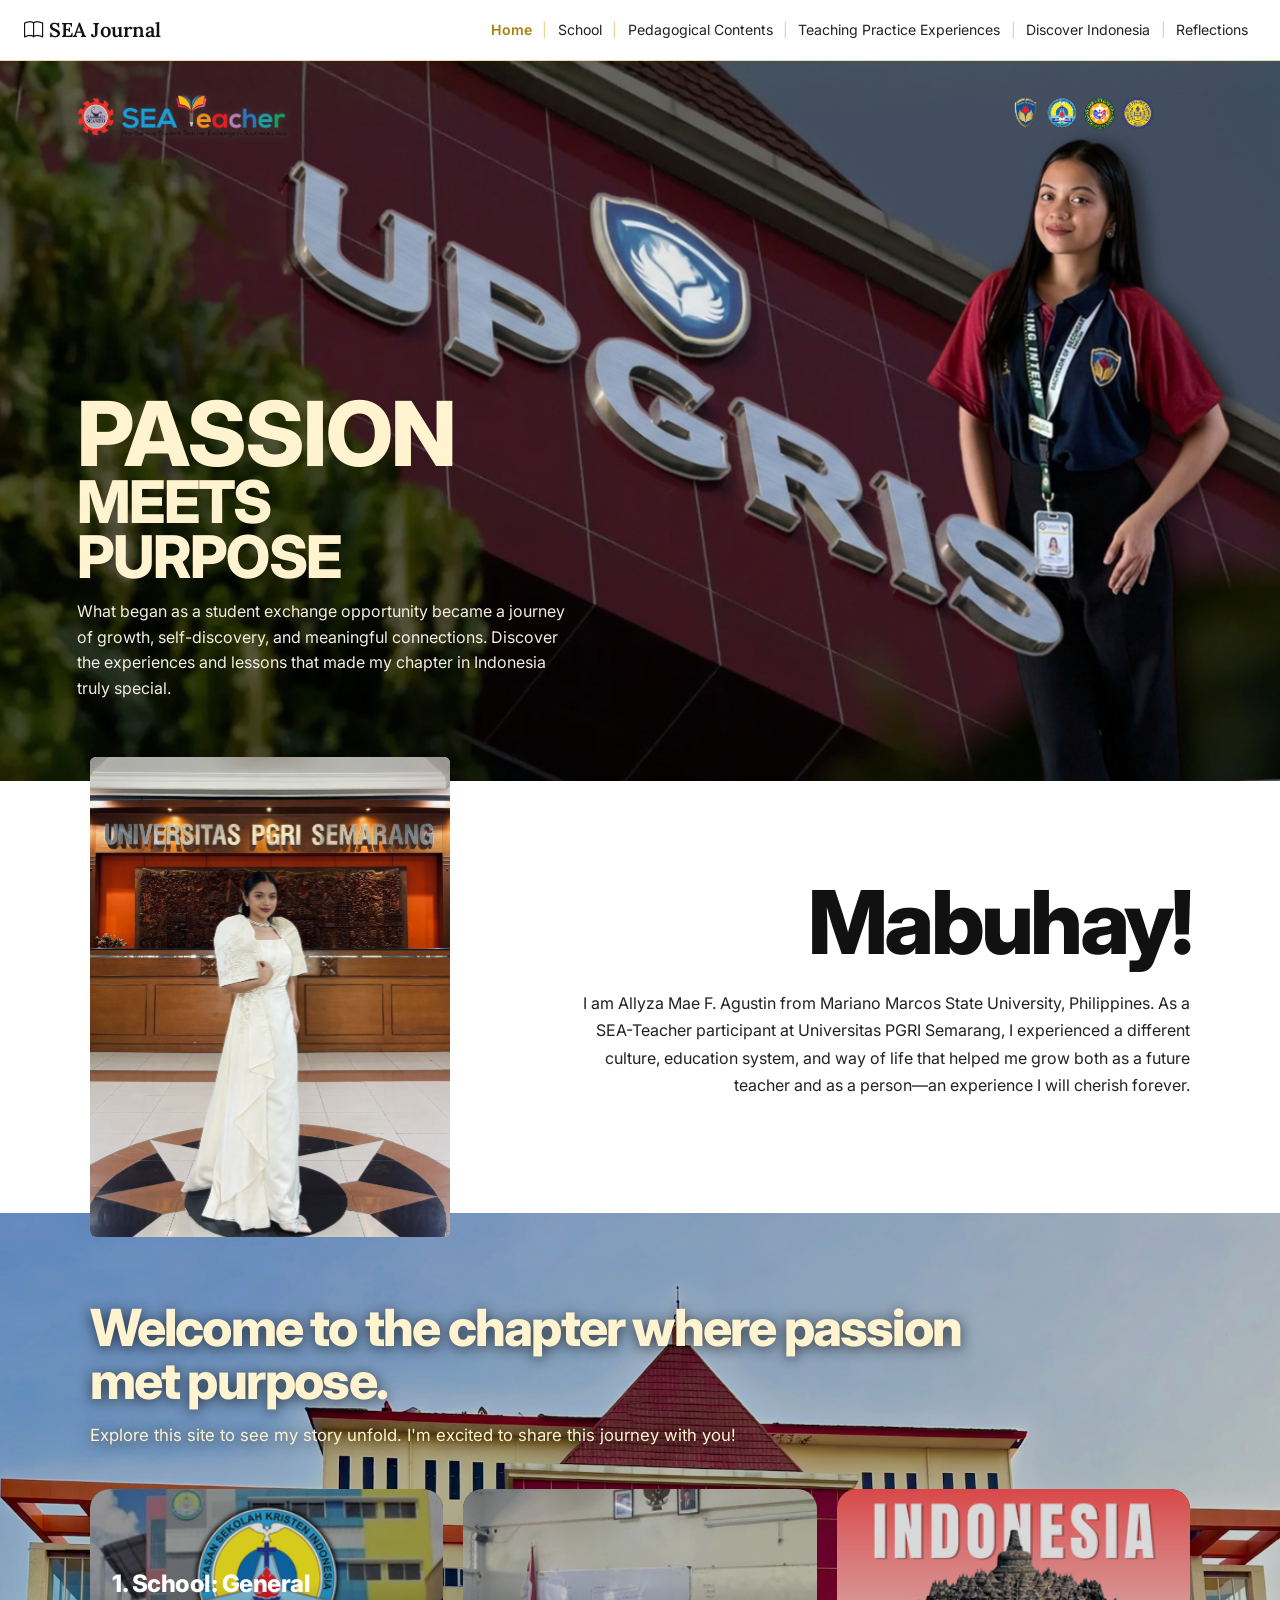
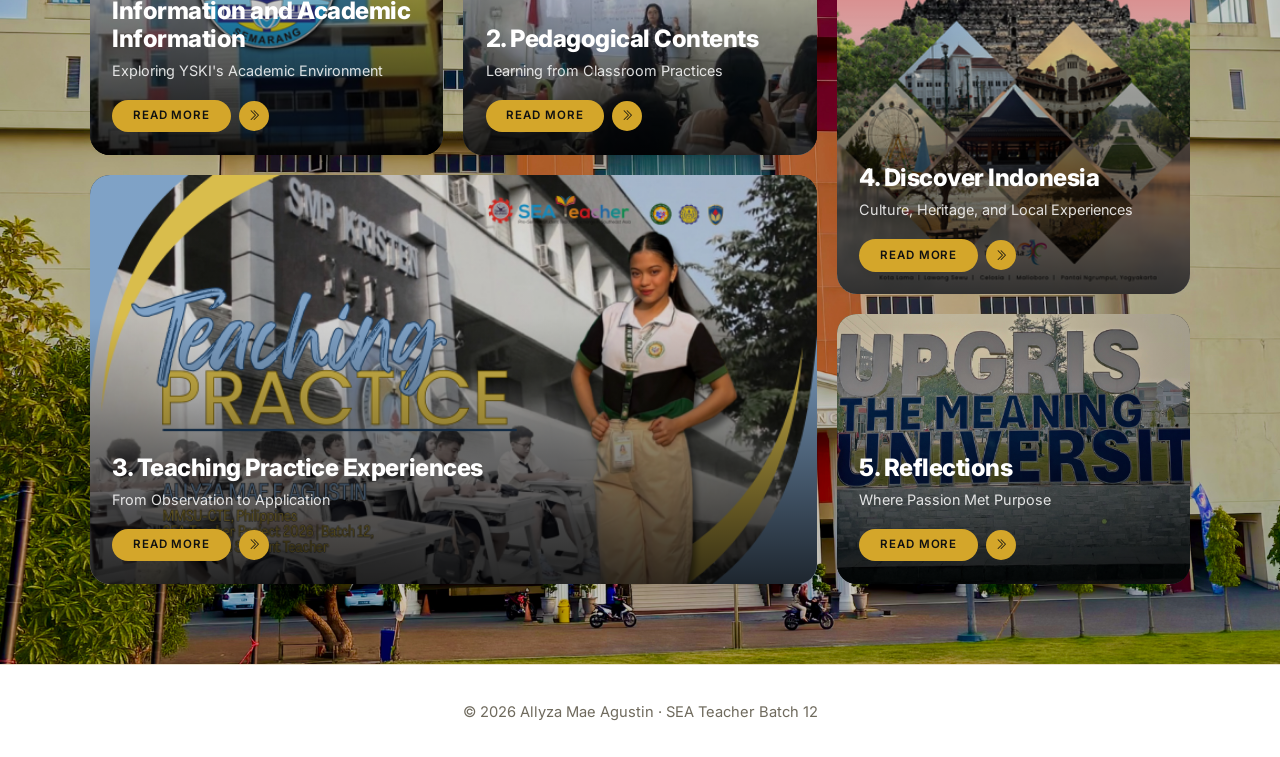
<file: index.html>
<!doctype html>
<html lang="en" data-bs-theme="light">
<head>
  <meta charset="utf-8">
  <meta name="viewport" content="width=device-width, initial-scale=1">
  <title>My SEA Teacher Journal</title>
  <meta name="description" content="A weekly journal of my SEA Teacher programme experience.">
  <link href="https://cdn.jsdelivr.net/npm/bootstrap@5.3.3/dist/css/bootstrap.min.css" rel="stylesheet">
  <link href="https://cdn.jsdelivr.net/npm/bootstrap-icons@1.11.3/font/bootstrap-icons.min.css" rel="stylesheet">
  <link href="https://fonts.googleapis.com/css2?family=Inter:wght@400;600;800&family=Lora:wght@400;600&display=swap" rel="stylesheet">
  <link href="assets/css/style.css" rel="stylesheet">
  <script>document.documentElement.classList.add('js');</script>
</head>
<body>

  <nav class="navbar navbar-expand site-nav">
    <div class="container-fluid px-4">
      <a class="navbar-brand" href="index.html"><i class="bi bi-book"></i> SEA Journal</a>
      <ul class="navbar-nav ms-auto cat-line">
        <li class="nav-item"><a class="nav-link active" href="index.html">Home</a></li>
        <li class="sep" aria-hidden="true">|</li>
        <li class="nav-item"><a class="nav-link" href="school.html">School</a></li>
        <li class="sep" aria-hidden="true">|</li>
        <li class="nav-item"><a class="nav-link" href="pedagogical.html">Pedagogical Contents</a></li>
        <li class="sep" aria-hidden="true">|</li>
        <li class="nav-item"><a class="nav-link" href="teaching.html">Teaching Practice Experiences</a></li>
        <li class="sep" aria-hidden="true">|</li>
        <li class="nav-item"><a class="nav-link" href="indonesia.html">Discover Indonesia</a></li>
        <li class="sep" aria-hidden="true">|</li>
        <li class="nav-item"><a class="nav-link" href="reflection.html">Reflections</a></li>
      </ul>
    </div>
  </nav>

  <header class="cover">
    <div class="cover-body">
      <h1 class="cover-title">
        <span class="t1">Passion</span>
        <span class="t2">Meets</span>
        <span class="t2">Purpose</span>
      </h1>
      <p class="cover-dates">What began as a student exchange opportunity became a journey of growth, self-discovery, and meaningful connections. Discover the experiences and lessons that made my chapter in Indonesia truly special.</p>
    </div>
  </header>

  <main>
    <section class="intro">
      <div class="intro-inner">
        <div class="intro-photo reveal from-left">
          <div class="photo ph-tall">
            <span class="ph-label">Filipinos at UPGRIS</span>
            <img src="assets/img/filipinos.png" alt="Allyza at Universitas PGRI Semarang" onerror="this.style.display='none'">
          </div>
        </div>
        <div class="intro-text reveal from-right">
          <h2 class="intro-title">Mabuhay!</h2>
          <p>I am Allyza Mae F. Agustin from Mariano Marcos State University, Philippines. As a SEA-Teacher participant at Universitas PGRI Semarang, I experienced a different culture, education system, and way of life that helped me grow both as a future teacher and as a person—an experience I will cherish forever.</p>
        </div>
      </div>
    </section>

    <section class="welcome">
      <div class="welcome-inner">
        <div class="welcome-head reveal">
          <h2 class="section-title">Welcome to the chapter where passion met purpose.</h2>
          <p>Explore this site to see my story unfold. I'm excited to share this journey with you!</p>
        </div>

        <div class="bento">
          <a href="school.html" class="b-card b-sq reveal">
            <img class="b-img" src="assets/img/card-school.png" alt="" onerror="this.style.display='none'">
            <div class="b-body">
              <h3 class="b-title">1. School: General Information and Academic Information</h3>
              <p class="b-text">Exploring YSKI's Academic Environment</p>
              <span class="b-btn"><span class="b-pill">Read more</span><span class="b-circle"><i class="bi bi-chevron-double-right"></i></span></span>
            </div>
          </a>
          <a href="pedagogical.html" class="b-card b-sq reveal d1">
            <img class="b-img" src="assets/img/card-pedagogical.png" alt="" onerror="this.style.display='none'">
            <div class="b-body">
              <h3 class="b-title">2. Pedagogical Contents</h3>
              <p class="b-text">Learning from Classroom Practices</p>
              <span class="b-btn"><span class="b-pill">Read more</span><span class="b-circle"><i class="bi bi-chevron-double-right"></i></span></span>
            </div>
          </a>
          <a href="teaching.html" class="b-card b-video reveal">
            <img class="b-img" src="assets/img/card-teaching.png" alt="" onerror="this.style.display='none'">
            <div class="b-body">
              <h3 class="b-title">3. Teaching Practice Experiences</h3>
              <p class="b-text">From Observation to Application</p>
              <span class="b-btn"><span class="b-pill">Read more</span><span class="b-circle"><i class="bi bi-chevron-double-right"></i></span></span>
            </div>
          </a>
          <div class="b-right">
          <a href="indonesia.html" class="b-card b-top reveal d2">
            <img class="b-img" src="assets/img/card-indonesia.png" alt="" onerror="this.style.display='none'">
            <div class="b-body">
              <h3 class="b-title">4. Discover Indonesia</h3>
              <p class="b-text">Culture, Heritage, and Local Experiences</p>
              <span class="b-btn"><span class="b-pill">Read more</span><span class="b-circle"><i class="bi bi-chevron-double-right"></i></span></span>
            </div>
          </a>
          <a href="reflection.html" class="b-card b-bottom reveal d2">
            <img class="b-img" src="assets/img/reflection-bg.png" alt="" onerror="this.style.display='none'">
            <div class="b-body">
              <h3 class="b-title">5. Reflections</h3>
              <p class="b-text">Where Passion Met Purpose</p>
              <span class="b-btn"><span class="b-pill">Read more</span><span class="b-circle"><i class="bi bi-chevron-double-right"></i></span></span>
            </div>
          </a>
          </div>
        </div>
      </div>
    </section>
  </main>

  <footer class="site-footer text-center">
    <small>© 2026 Allyza Mae Agustin · SEA Teacher Batch 12</small>
  </footer>

  <script src="https://cdn.jsdelivr.net/npm/bootstrap@5.3.3/dist/js/bootstrap.bundle.min.js"></script>
  <script src="assets/js/main.js"></script>

</body>
</html>
</file>
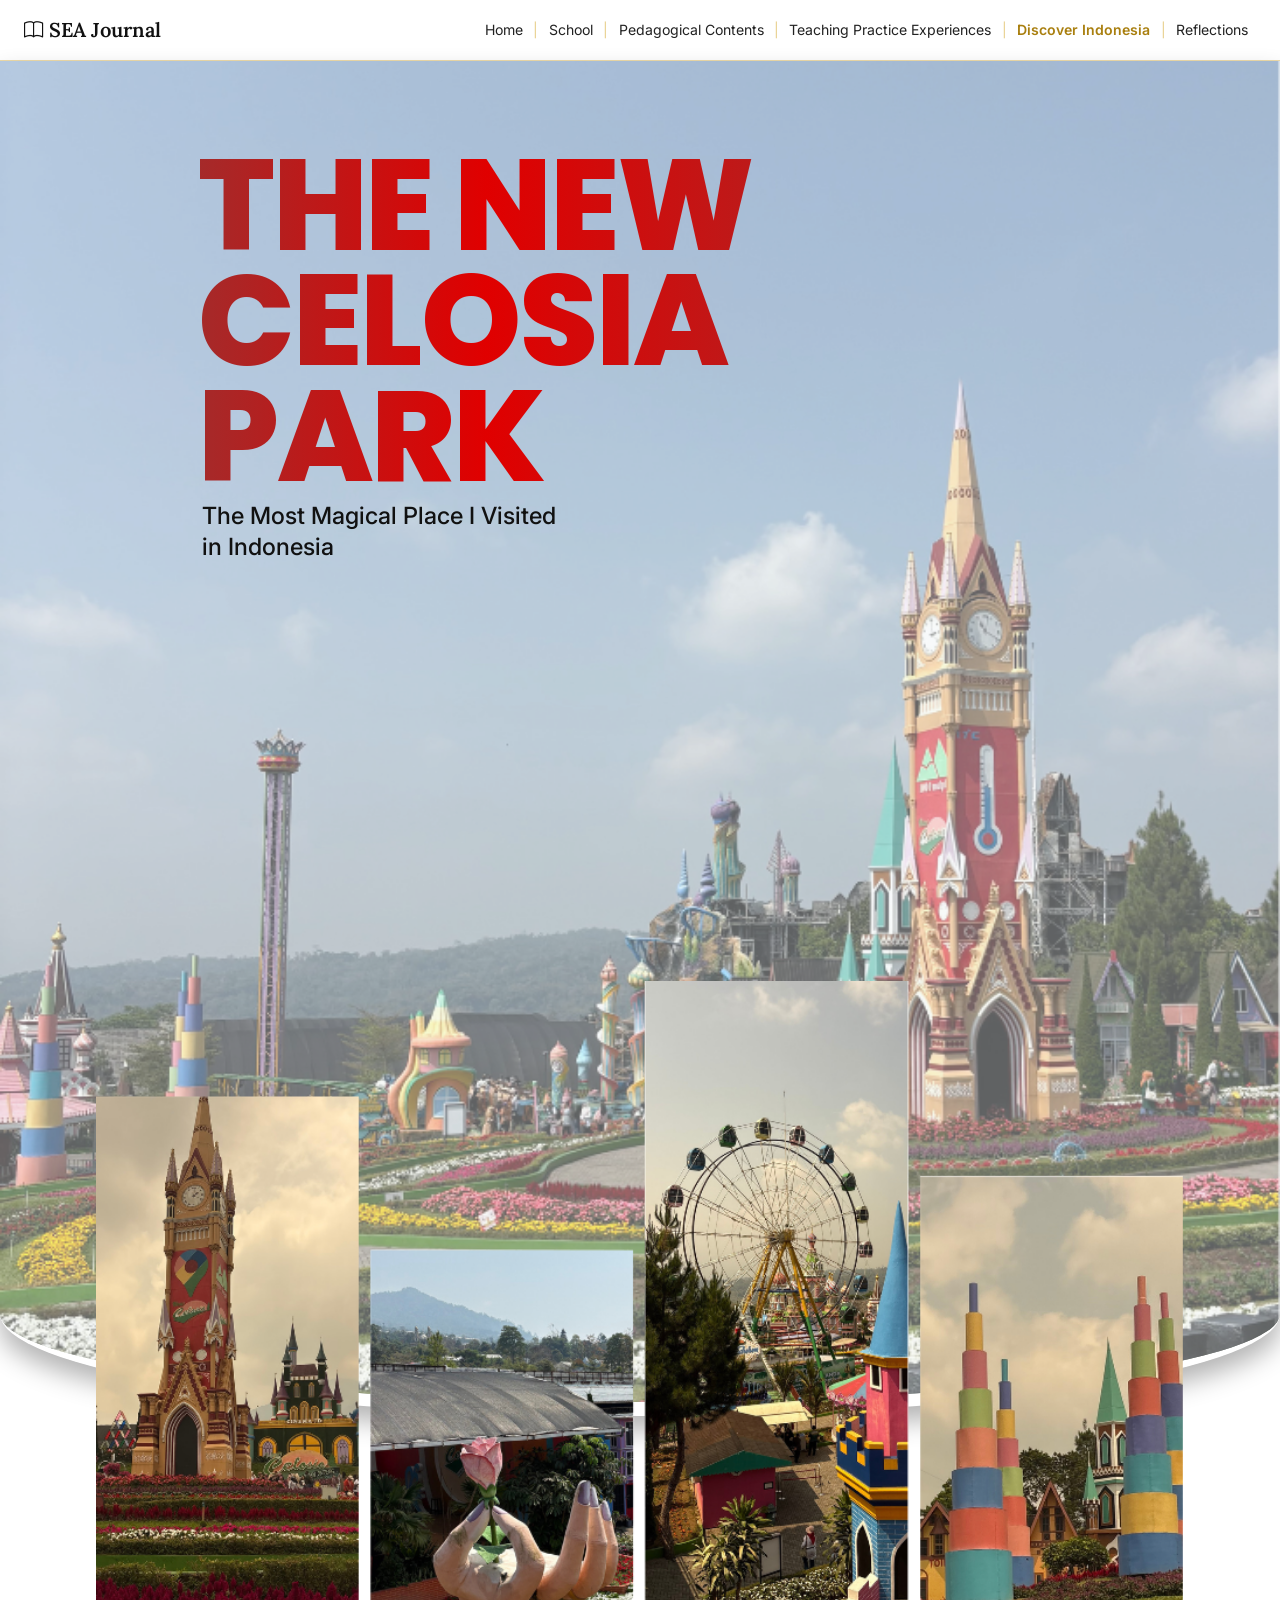
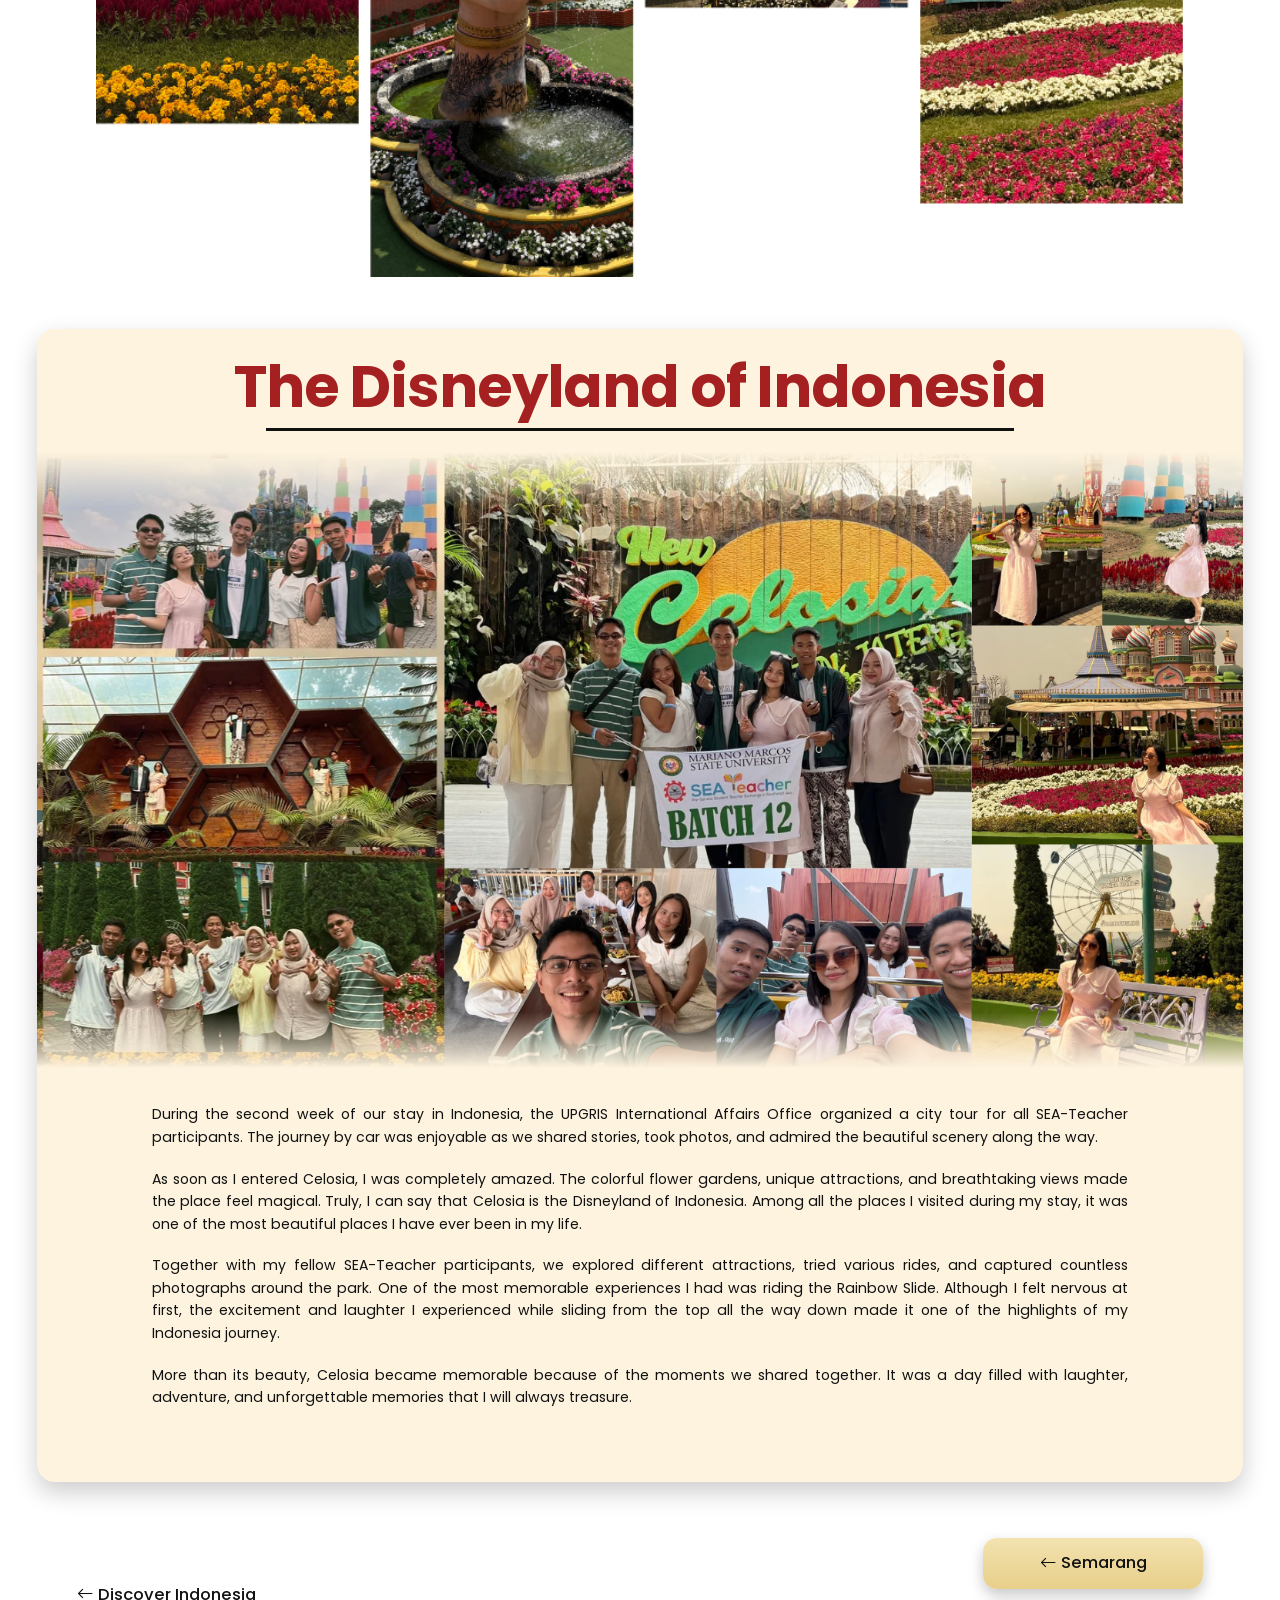
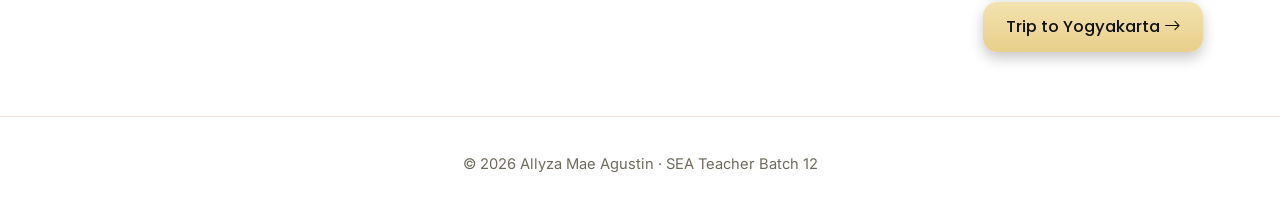
<file: indonesia-celosia.html>
<!doctype html>
<html lang="en" data-bs-theme="light">
<head>
  <meta charset="utf-8">
  <meta name="viewport" content="width=device-width, initial-scale=1">
  <title>The New Celosia Park · Discover Indonesia · SEA Teacher Journal</title>
  <link href="https://cdn.jsdelivr.net/npm/bootstrap@5.3.3/dist/css/bootstrap.min.css" rel="stylesheet">
  <link href="https://cdn.jsdelivr.net/npm/bootstrap-icons@1.11.3/font/bootstrap-icons.min.css" rel="stylesheet">
  <link href="https://fonts.googleapis.com/css2?family=Inter:wght@400;600;800&family=Lora:wght@400;600&family=Poppins:wght@400;500;600;700;800&display=swap" rel="stylesheet">
  <link href="assets/css/style.css" rel="stylesheet">
  <script>document.documentElement.classList.add('js');</script>
</head>
<body>

  <nav class="navbar navbar-expand site-nav">
    <div class="container-fluid px-4">
      <a class="navbar-brand" href="index.html"><i class="bi bi-book"></i> SEA Journal</a>
      <ul class="navbar-nav ms-auto cat-line">
        <li class="nav-item"><a class="nav-link" href="index.html">Home</a></li>
        <li class="sep" aria-hidden="true">|</li>
        <li class="nav-item"><a class="nav-link" href="school.html">School</a></li>
        <li class="sep" aria-hidden="true">|</li>
        <li class="nav-item"><a class="nav-link" href="pedagogical.html">Pedagogical Contents</a></li>
        <li class="sep" aria-hidden="true">|</li>
        <li class="nav-item"><a class="nav-link" href="teaching.html">Teaching Practice Experiences</a></li>
        <li class="sep" aria-hidden="true">|</li>
        <li class="nav-item"><a class="nav-link active" href="indonesia.html">Discover Indonesia</a></li>
        <li class="sep" aria-hidden="true">|</li>
        <li class="nav-item"><a class="nav-link" href="reflection.html">Reflections</a></li>
      </ul>
    </div>
  </nav>

  <header class="ce-hero">
    <img class="ce-hero-img" src="assets/img/celosia-hero.png" alt="The New Celosia Park" onerror="this.style.display='none'">
    <div class="ce-hero-text">
      <h1 class="ce-h1">The New<br>Celosia<br>Park</h1>
      <p class="ce-sub">The Most Magical Place I Visited in Indonesia</p>
    </div>
  </header>

  <main class="ce">

    <!-- Collage 1: hangs over the bottom edge of the hero -->
    <div class="ce-over reveal">
      <div class="photo fit ph-ce1"><span class="ph-label">celosia-1</span><img src="assets/img/celosia-1.png" alt="Celosia Park photos" onerror="this.style.display='none';this.parentNode.classList.add('empty')"></div>
    </div>

    <!-- Cream block -->
    <section class="ce-block">
      <div class="ce-block-head reveal">
        <h2 class="ce-h2">The Disneyland of Indonesia</h2>
        <hr class="ce-line">
      </div>
      <div class="ce-wide reveal">
        <div class="photo fit ph-ce2"><span class="ph-label">celosia-2</span><img src="assets/img/celosia-2.png" alt="Celosia collage" onerror="this.style.display='none';this.parentNode.classList.add('empty')"></div>
      </div>
      <div class="ce-text reveal">
        <p>During the second week of our stay in Indonesia, the UPGRIS International Affairs Office organized a city tour for all SEA-Teacher participants. The journey by car was enjoyable as we shared stories, took photos, and admired the beautiful scenery along the way.</p>
        <p>As soon as I entered Celosia, I was completely amazed. The colorful flower gardens, unique attractions, and breathtaking views made the place feel magical. Truly, I can say that Celosia is the Disneyland of Indonesia. Among all the places I visited during my stay, it was one of the most beautiful places I have ever been in my life.</p>
        <p>Together with my fellow SEA-Teacher participants, we explored different attractions, tried various rides, and captured countless photographs around the park. One of the most memorable experiences I had was riding the Rainbow Slide. Although I felt nervous at first, the excitement and laughter I experienced while sliding from the top all the way down made it one of the highlights of my Indonesia journey.</p>
        <p>More than its beauty, Celosia became memorable because of the moments we shared together. It was a day filled with laughter, adventure, and unforgettable memories that I will always treasure.</p>
      </div>
    </section>

    <nav class="sm-pager" aria-label="More places">
      <a class="sm-back" href="indonesia.html"><i class="bi bi-arrow-left"></i> Discover Indonesia</a>
      <div class="sm-next">
        <a class="sm-pbtn" href="indonesia-semarang.html"><i class="bi bi-arrow-left"></i> Semarang</a>
        <a class="sm-pbtn" href="indonesia-yogyakarta.html">Trip to Yogyakarta <i class="bi bi-arrow-right"></i></a>
      </div>
    </nav>

  </main>

  <footer class="site-footer text-center">
    <small>© 2026 Allyza Mae Agustin · SEA Teacher Batch 12</small>
  </footer>

  <script src="https://cdn.jsdelivr.net/npm/bootstrap@5.3.3/dist/js/bootstrap.bundle.min.js"></script>
  <script src="assets/js/main.js"></script>
</body>
</html>
</file>
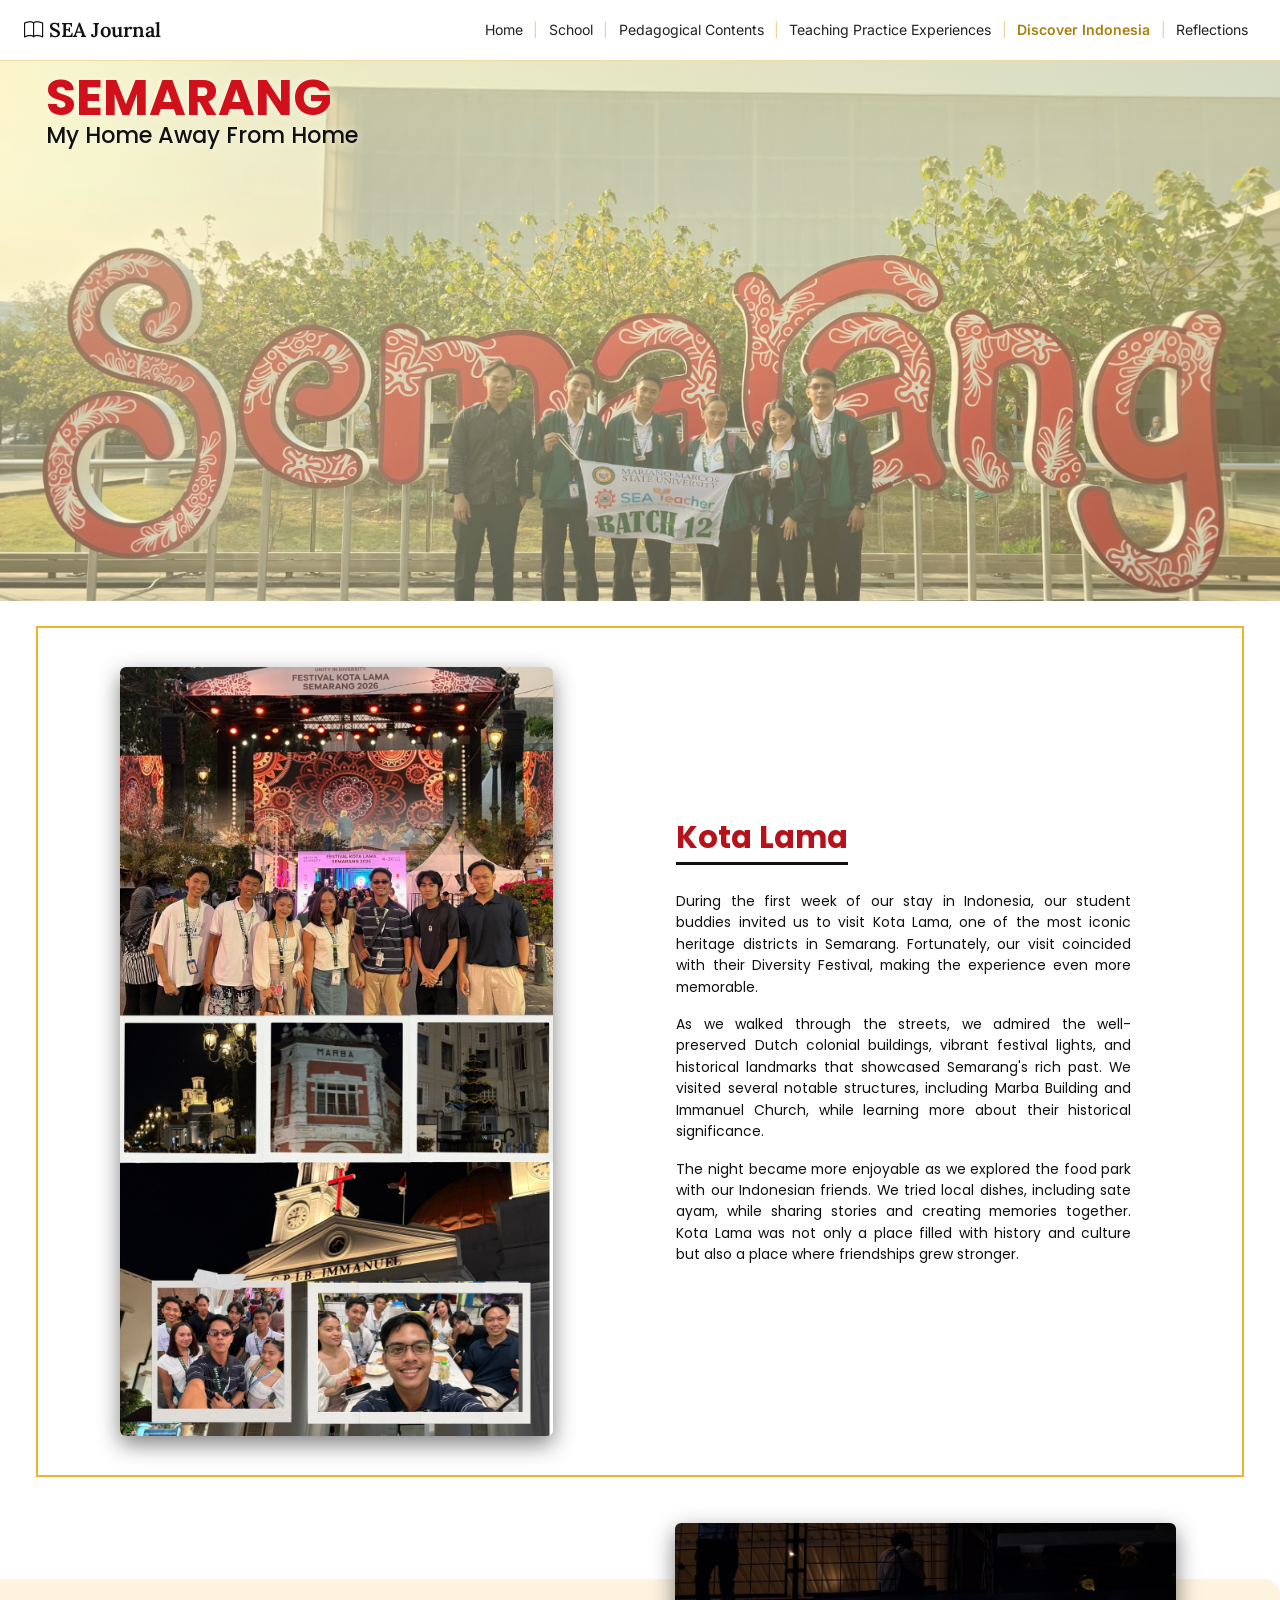
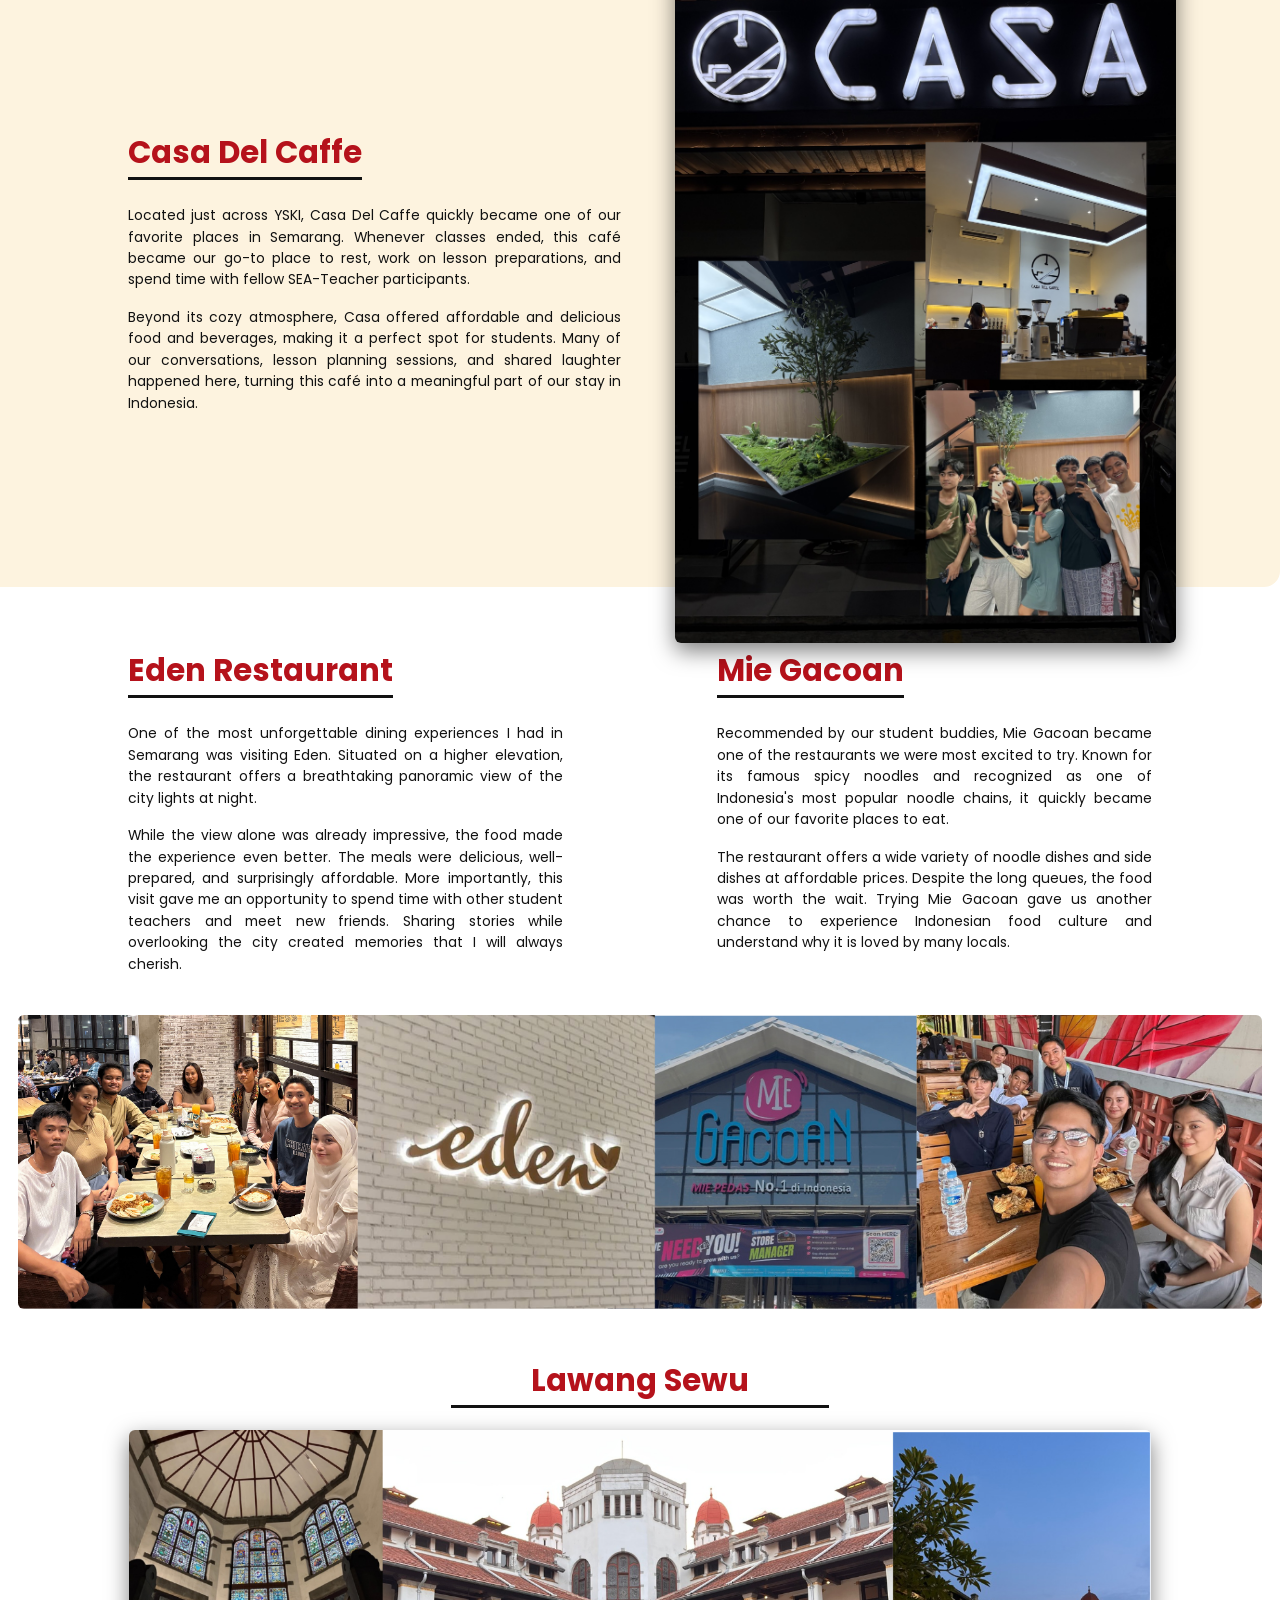
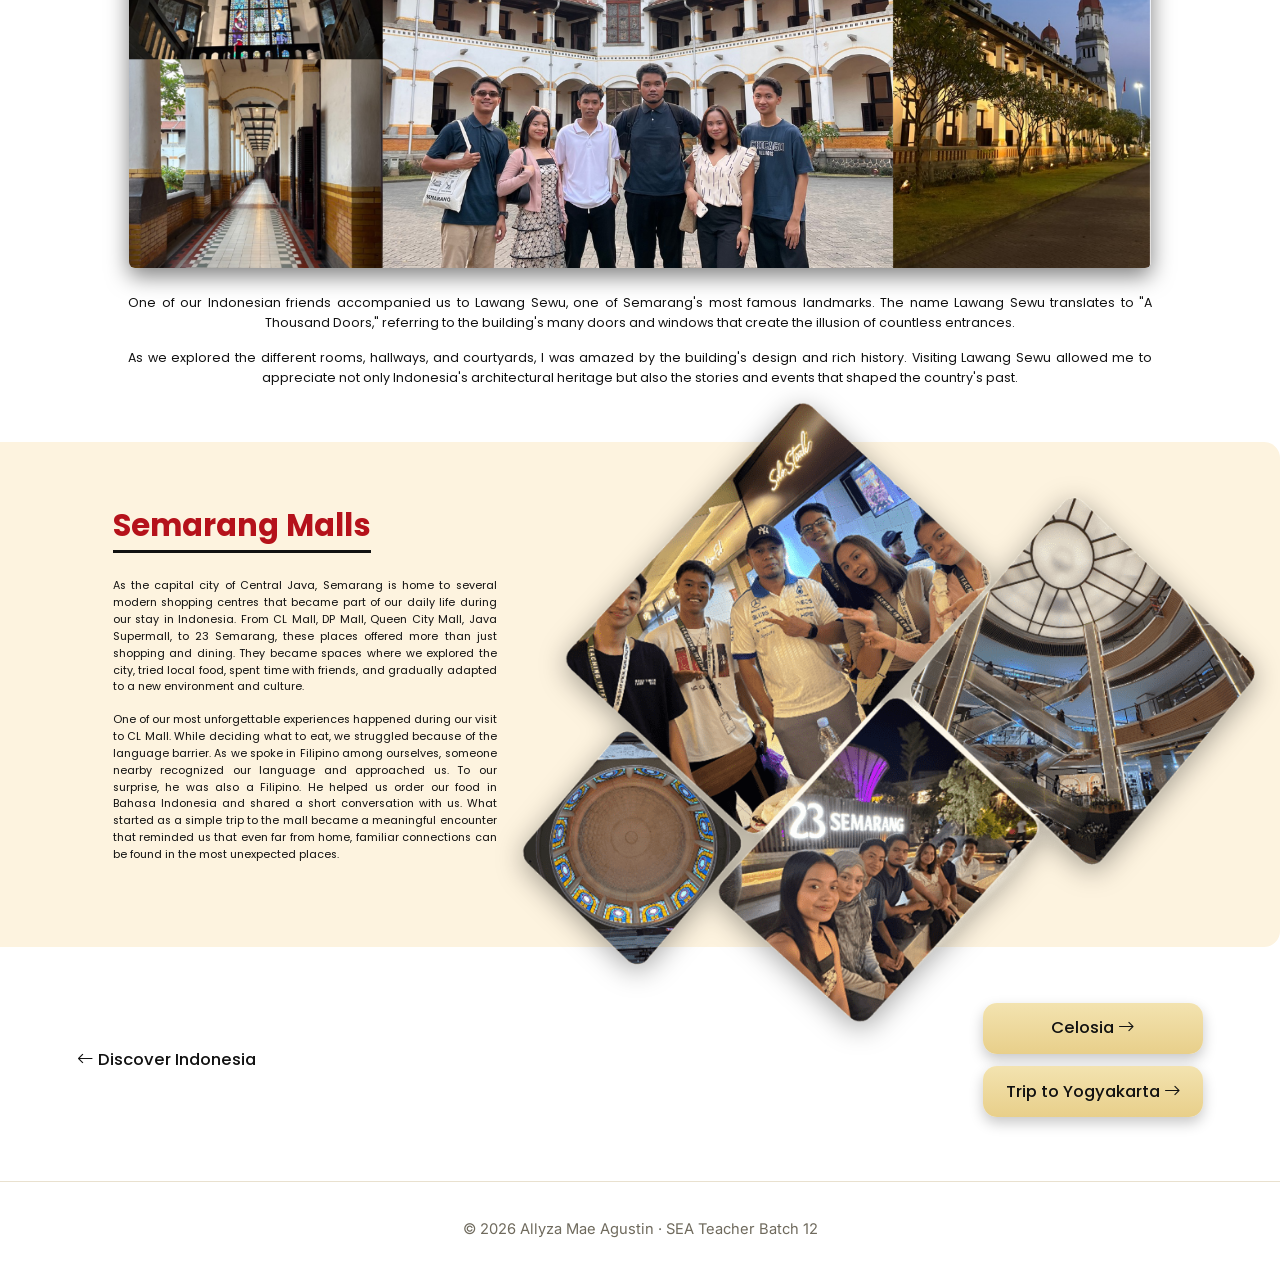
<file: indonesia-semarang.html>
<!doctype html>
<html lang="en" data-bs-theme="light">
<head>
  <meta charset="utf-8">
  <meta name="viewport" content="width=device-width, initial-scale=1">
  <title>Semarang · Discover Indonesia · SEA Teacher Journal</title>
  <link href="https://cdn.jsdelivr.net/npm/bootstrap@5.3.3/dist/css/bootstrap.min.css" rel="stylesheet">
  <link href="https://cdn.jsdelivr.net/npm/bootstrap-icons@1.11.3/font/bootstrap-icons.min.css" rel="stylesheet">
  <link href="https://fonts.googleapis.com/css2?family=Inter:wght@400;600;800&family=Lora:wght@400;600&family=Poppins:wght@400;500;600;700&display=swap" rel="stylesheet">
  <link href="assets/css/style.css" rel="stylesheet">
  <script>document.documentElement.classList.add('js');</script>
</head>
<body>

  <nav class="navbar navbar-expand site-nav">
    <div class="container-fluid px-4">
      <a class="navbar-brand" href="index.html"><i class="bi bi-book"></i> SEA Journal</a>
      <ul class="navbar-nav ms-auto cat-line">
        <li class="nav-item"><a class="nav-link" href="index.html">Home</a></li>
        <li class="sep" aria-hidden="true">|</li>
        <li class="nav-item"><a class="nav-link" href="school.html">School</a></li>
        <li class="sep" aria-hidden="true">|</li>
        <li class="nav-item"><a class="nav-link" href="pedagogical.html">Pedagogical Contents</a></li>
        <li class="sep" aria-hidden="true">|</li>
        <li class="nav-item"><a class="nav-link" href="teaching.html">Teaching Practice Experiences</a></li>
        <li class="sep" aria-hidden="true">|</li>
        <li class="nav-item"><a class="nav-link active" href="indonesia.html">Discover Indonesia</a></li>
        <li class="sep" aria-hidden="true">|</li>
        <li class="nav-item"><a class="nav-link" href="reflection.html">Reflections</a></li>
      </ul>
    </div>
  </nav>

  <header class="sm-hero">
    <img class="sm-hero-img" src="assets/img/semarang-hero.png" alt="SEA Teacher Batch 12 at the Semarang sign" onerror="this.style.display='none'">
    <div class="sm-hero-text">
      <h1 class="sm-h1"><span class="t">SEMARANG</span></h1>
      <div class="sm-sub">My Home Away From Home</div>
    </div>
  </header>

  <main class="sm">

    <!-- Kota Lama -->
    <section class="sm-box reveal">
      <div class="photo fit ph-kota sm-shadow"><span class="ph-label">semarang-1</span><img src="assets/img/semarang-1.png" alt="Kota Lama collage" onerror="this.style.display='none';this.parentNode.classList.add('empty')"></div>
      <div class="sm-box-text">
        <h2 class="sm-h2">Kota Lama</h2>
        <p>During the first week of our stay in Indonesia, our student buddies invited us to visit Kota Lama, one of the most iconic heritage districts in Semarang. Fortunately, our visit coincided with their Diversity Festival, making the experience even more memorable.</p>
        <p>As we walked through the streets, we admired the well-preserved Dutch colonial buildings, vibrant festival lights, and historical landmarks that showcased Semarang's rich past. We visited several notable structures, including Marba Building and Immanuel Church, while learning more about their historical significance.</p>
        <p>The night became more enjoyable as we explored the food park with our Indonesian friends. We tried local dishes, including sate ayam, while sharing stories and creating memories together. Kota Lama was not only a place filled with history and culture but also a place where friendships grew stronger.</p>
      </div>
    </section>

    <!-- Casa Del Caffe: photo overhangs the top and bottom of the cream band -->
    <section class="sm-band sm-casa">
      <div class="sm-txt above reveal">
        <h2 class="sm-h2">Casa Del Caffe</h2>
        <p>Located just across YSKI, Casa Del Caffe quickly became one of our favorite places in Semarang. Whenever classes ended, this café became our go-to place to rest, work on lesson preparations, and spend time with fellow SEA-Teacher participants.</p>
        <p>Beyond its cozy atmosphere, Casa offered affordable and delicious food and beverages, making it a perfect spot for students. Many of our conversations, lesson planning sessions, and shared laughter happened here, turning this café into a meaningful part of our stay in Indonesia.</p>
      </div>
      <div class="sm-over reveal"><div class="photo fit ph-casa sm-shadow"><span class="ph-label">semarang-2</span><img src="assets/img/semarang-2.png" alt="Casa Del Caffe collage" onerror="this.style.display='none';this.parentNode.classList.add('empty')"></div></div>
    </section>

    <!-- Eden + Mie Gacoan -->
    <section class="sm-two">
      <div class="reveal">
        <h2 class="sm-h2">Eden Restaurant</h2>
        <p>One of the most unforgettable dining experiences I had in Semarang was visiting Eden. Situated on a higher elevation, the restaurant offers a breathtaking panoramic view of the city lights at night.</p>
        <p>While the view alone was already impressive, the food made the experience even better. The meals were delicious, well-prepared, and surprisingly affordable. More importantly, this visit gave me an opportunity to spend time with other student teachers and meet new friends. Sharing stories while overlooking the city created memories that I will always cherish.</p>
      </div>
      <div class="reveal d1">
        <h2 class="sm-h2">Mie Gacoan</h2>
        <p>Recommended by our student buddies, Mie Gacoan became one of the restaurants we were most excited to try. Known for its famous spicy noodles and recognized as one of Indonesia's most popular noodle chains, it quickly became one of our favorite places to eat.</p>
        <p>The restaurant offers a wide variety of noodle dishes and side dishes at affordable prices. Despite the long queues, the food was worth the wait. Trying Mie Gacoan gave us another chance to experience Indonesian food culture and understand why it is loved by many locals.</p>
      </div>
    </section>

    <div class="sm-strip reveal"><div class="photo fit ph-strip"><span class="ph-label">semarang-3</span><img src="assets/img/semarang-3.png" alt="Eden and Mie Gacoan collage" onerror="this.style.display='none';this.parentNode.classList.add('empty')"></div></div>

    <!-- Lawang Sewu -->
    <section class="sm-lawang">
      <h2 class="sm-h2 c reveal">Lawang Sewu</h2>
      <div class="sm-wide reveal"><div class="photo fit ph-lawang sm-shadow"><span class="ph-label">semarang-4</span><img src="assets/img/semarang-4.png" alt="Lawang Sewu collage" onerror="this.style.display='none';this.parentNode.classList.add('empty')"></div></div>
      <div class="sm-ctext reveal">
        <p>One of our Indonesian friends accompanied us to Lawang Sewu, one of Semarang's most famous landmarks. The name Lawang Sewu translates to "A Thousand Doors," referring to the building's many doors and windows that create the illusion of countless entrances.</p>
        <p>As we explored the different rooms, hallways, and courtyards, I was amazed by the building's design and rich history. Visiting Lawang Sewu allowed me to appreciate not only Indonesia's architectural heritage but also the stories and events that shaped the country's past.</p>
      </div>
    </section>

    <!-- Semarang Malls: photo overhangs the top and bottom of the cream band -->
    <section class="sm-band sm-malls">
      <div class="sm-txt above reveal">
        <h2 class="sm-h2">Semarang Malls</h2>
        <p>As the capital city of Central Java, Semarang is home to several modern shopping centres that became part of our daily life during our stay in Indonesia. From CL Mall, DP Mall, Queen City Mall, Java Supermall, to 23 Semarang, these places offered more than just shopping and dining. They became spaces where we explored the city, tried local food, spent time with friends, and gradually adapted to a new environment and culture.</p>
        <p>One of our most unforgettable experiences happened during our visit to CL Mall. While deciding what to eat, we struggled because of the language barrier. As we spoke in Filipino among ourselves, someone nearby recognized our language and approached us. To our surprise, he was also a Filipino. He helped us order our food in Bahasa Indonesia and shared a short conversation with us. What started as a simple trip to the mall became a meaningful encounter that reminded us that even far from home, familiar connections can be found in the most unexpected places.</p>
      </div>
      <div class="sm-over reveal"><div class="photo fit ph-malls"><span class="ph-label">semarang-5</span><img src="assets/img/semarang-5.png" alt="Semarang malls collage" onerror="this.style.display='none';this.parentNode.classList.add('empty')"></div></div>
    </section>

    <nav class="sm-pager" aria-label="More places">
      <a class="sm-back" href="indonesia.html"><i class="bi bi-arrow-left"></i> Discover Indonesia</a>
      <div class="sm-next">
        <a class="sm-pbtn" href="indonesia-celosia.html">Celosia <i class="bi bi-arrow-right"></i></a>
        <a class="sm-pbtn" href="indonesia-yogyakarta.html">Trip to Yogyakarta <i class="bi bi-arrow-right"></i></a>
      </div>
    </nav>

  </main>

  <footer class="site-footer text-center">
    <small>© 2026 Allyza Mae Agustin · SEA Teacher Batch 12</small>
  </footer>

  <script src="https://cdn.jsdelivr.net/npm/bootstrap@5.3.3/dist/js/bootstrap.bundle.min.js"></script>
  <script src="assets/js/main.js"></script>
</body>
</html>
</file>
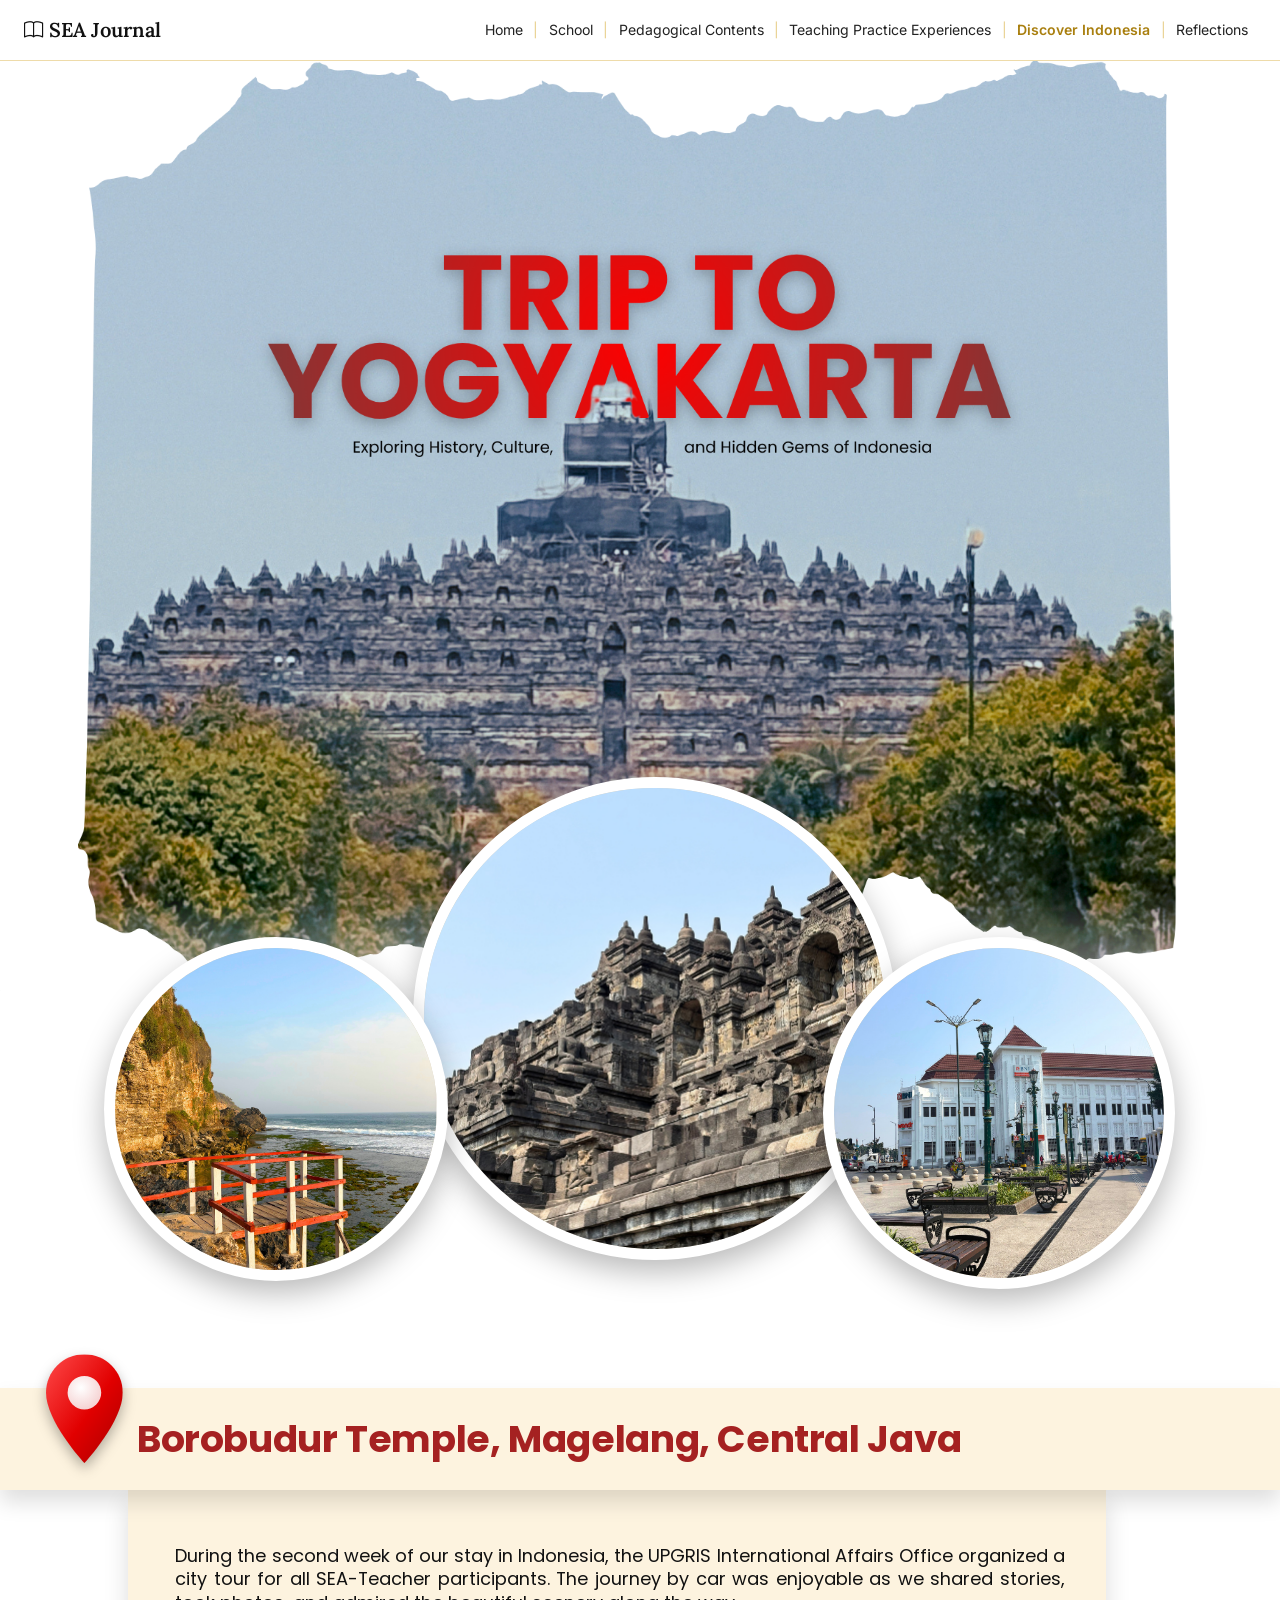
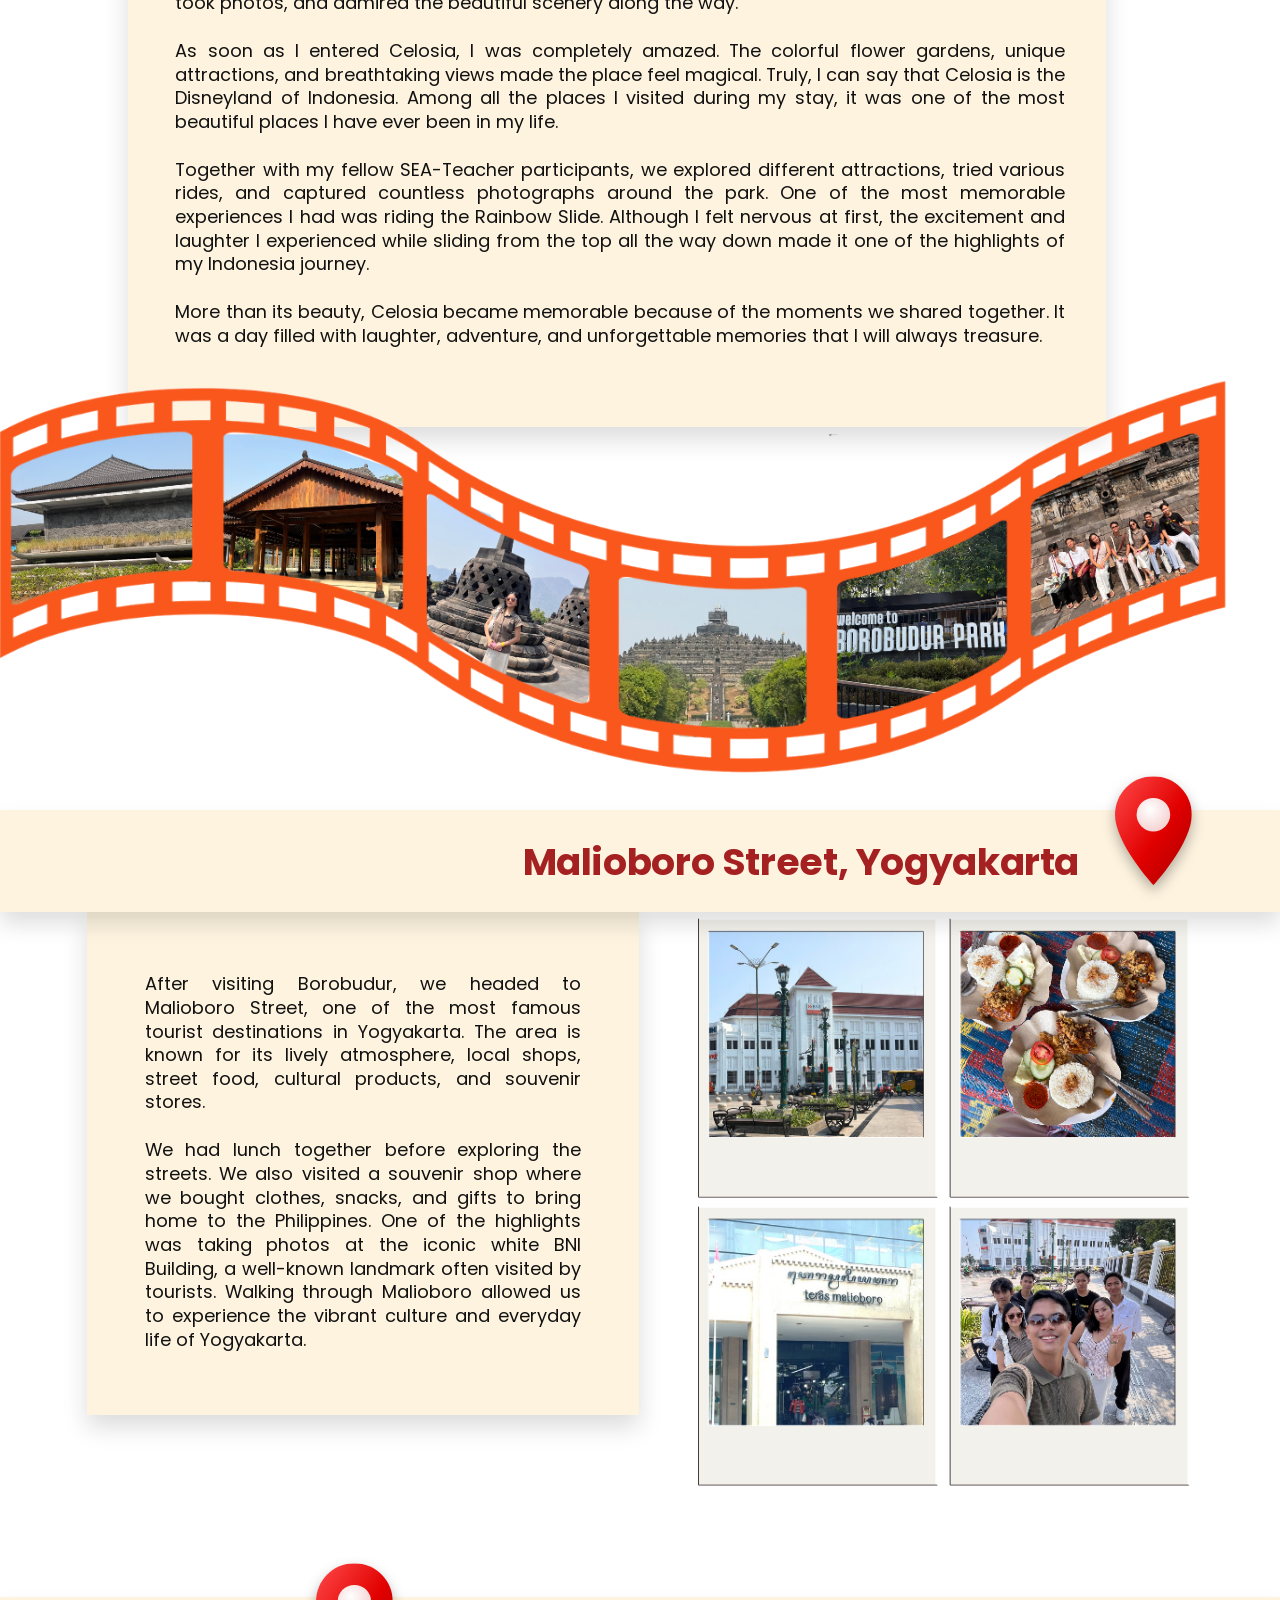
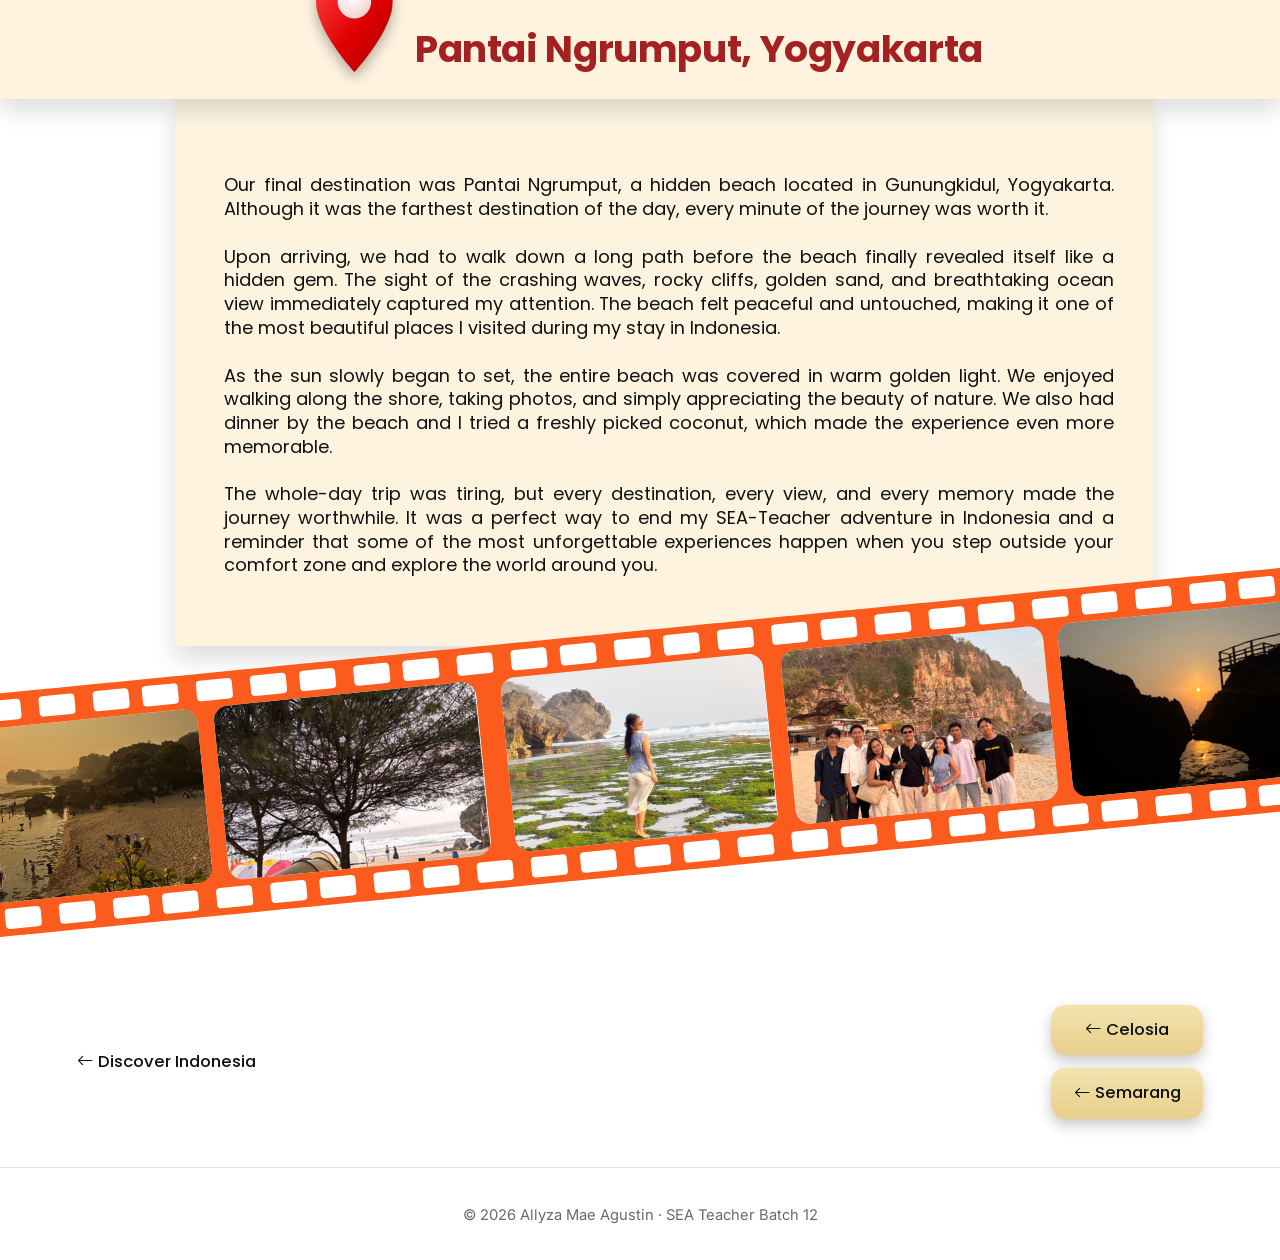
<file: indonesia-yogyakarta.html>
<!doctype html>
<html lang="en" data-bs-theme="light">
<head>
  <meta charset="utf-8">
  <meta name="viewport" content="width=device-width, initial-scale=1">
  <title>Trip to Yogyakarta · Discover Indonesia · SEA Teacher Journal</title>
  <link href="https://cdn.jsdelivr.net/npm/bootstrap@5.3.3/dist/css/bootstrap.min.css" rel="stylesheet">
  <link href="https://cdn.jsdelivr.net/npm/bootstrap-icons@1.11.3/font/bootstrap-icons.min.css" rel="stylesheet">
  <link href="https://fonts.googleapis.com/css2?family=Inter:wght@400;600;800&family=Lora:wght@400;600&family=Poppins:wght@400;500;600;700;800&display=swap" rel="stylesheet">
  <link href="assets/css/style.css" rel="stylesheet">
  <script>document.documentElement.classList.add('js');</script>
</head>
<body>

  <!-- red map pin, reused in the three section bands -->
  <svg width="0" height="0" style="position:absolute" aria-hidden="true" focusable="false">
    <defs>
      <linearGradient id="ygPinGrad" x1="0" y1="0" x2="1" y2="1">
        <stop offset="0" stop-color="#ff4a4a"/>
        <stop offset=".55" stop-color="#e10000"/>
        <stop offset="1" stop-color="#a80000"/>
      </linearGradient>
      <radialGradient id="ygPinDot" cx=".4" cy=".35" r=".8">
        <stop offset="0" stop-color="#ffffff"/>
        <stop offset="1" stop-color="#f3c9c9"/>
      </radialGradient>
      <symbol id="yg-pin" viewBox="0 0 48 68">
        <path d="M24 0C10.7 0 0 10.7 0 24c0 18 24 44 24 44s24-26 24-44C48 10.7 37.3 0 24 0z" fill="url(#ygPinGrad)"/>
        <circle cx="24" cy="24" r="10.5" fill="url(#ygPinDot)"/>
      </symbol>
    </defs>
  </svg>

  <nav class="navbar navbar-expand site-nav">
    <div class="container-fluid px-4">
      <a class="navbar-brand" href="index.html"><i class="bi bi-book"></i> SEA Journal</a>
      <ul class="navbar-nav ms-auto cat-line">
        <li class="nav-item"><a class="nav-link" href="index.html">Home</a></li>
        <li class="sep" aria-hidden="true">|</li>
        <li class="nav-item"><a class="nav-link" href="school.html">School</a></li>
        <li class="sep" aria-hidden="true">|</li>
        <li class="nav-item"><a class="nav-link" href="pedagogical.html">Pedagogical Contents</a></li>
        <li class="sep" aria-hidden="true">|</li>
        <li class="nav-item"><a class="nav-link" href="teaching.html">Teaching Practice Experiences</a></li>
        <li class="sep" aria-hidden="true">|</li>
        <li class="nav-item"><a class="nav-link active" href="indonesia.html">Discover Indonesia</a></li>
        <li class="sep" aria-hidden="true">|</li>
        <li class="nav-item"><a class="nav-link" href="reflection.html">Reflections</a></li>
      </ul>
    </div>
  </nav>

  <header class="yg-hero">
    <img class="yg-hero-img" src="assets/img/yogyakarta-hero.png" alt="Borobudur Temple" onerror="this.style.display='none'">
    <div class="yg-hero-text">
      <h1 class="yg-h1"><br></h1>
      <p class="yg-sub"><span></span><span></span></p>
    </div>
    <svg class="yg-wave" viewBox="0 0 1000 70" preserveAspectRatio="none" aria-hidden="true" focusable="false">
      <path d="M0 40C18 30 36 42 64 35C92 28 118 46 156 39C194 32 226 22 266 33C306 44 346 36 388 41C430 46 470 30 520 38C570 46 612 34 652 29C692 24 724 38 764 43C804 48 842 36 884 31C924 26 962 18 1000 25L1000 70L0 70Z" fill="#fff"/>
    </svg>
  </header>

  <main class="yg">

    <!-- three separate round photos (one picture each, not collages) -->
    <div class="yg-circles">
      <div class="yg-circle yg-c1 reveal"><img src="assets/img/yogyakarta-1.png" alt="Pantai Ngrumput" onerror="this.style.display='none'"></div>
      <div class="yg-circle yg-c2 reveal d1"><img src="assets/img/yogyakarta-2.png" alt="Borobudur Temple" onerror="this.style.display='none'"></div>
      <div class="yg-circle yg-c3 reveal d2"><img src="assets/img/yogyakarta-3.png" alt="Malioboro, the white BNI Building" onerror="this.style.display='none'"></div>
    </div>

    <!-- 1. Borobudur -->
    <section id="yg-1">
      <div class="yg-band yg-left">
        <svg class="yg-pin" viewBox="0 0 48 68" aria-hidden="true"><use href="#yg-pin"/></svg>
        <h2 class="yg-h2">Borobudur Temple, Magelang, Central Java</h2>
      </div>
      <div class="yg-card yg-card-1 reveal">
        <!-- TODO: this is the placeholder text from the mockup (it still talks about Celosia). Replace it with your Borobudur story. -->
        <p>During the second week of our stay in Indonesia, the UPGRIS International Affairs Office organized a city tour for all SEA-Teacher participants. The journey by car was enjoyable as we shared stories, took photos, and admired the beautiful scenery along the way.</p>
        <p>As soon as I entered Celosia, I was completely amazed. The colorful flower gardens, unique attractions, and breathtaking views made the place feel magical. Truly, I can say that Celosia is the Disneyland of Indonesia. Among all the places I visited during my stay, it was one of the most beautiful places I have ever been in my life.</p>
        <p>Together with my fellow SEA-Teacher participants, we explored different attractions, tried various rides, and captured countless photographs around the park. One of the most memorable experiences I had was riding the Rainbow Slide. Although I felt nervous at first, the excitement and laughter I experienced while sliding from the top all the way down made it one of the highlights of my Indonesia journey.</p>
        <p>More than its beauty, Celosia became memorable because of the moments we shared together. It was a day filled with laughter, adventure, and unforgettable memories that I will always treasure.</p>
      </div>
      <div class="yg-film yg-film1 reveal"><div class="photo fit ph-yg4"><span class="ph-label">yogyakarta-4</span><img src="assets/img/yogyakarta-4.png" alt="Borobudur photos" onerror="this.style.display='none';this.parentNode.classList.add('empty')"></div></div>
    </section>

    <!-- 2. Malioboro -->
    <section id="yg-2">
      <div class="yg-band yg-right">
        <h2 class="yg-h2">Malioboro Street, Yogyakarta</h2>
        <svg class="yg-pin" viewBox="0 0 48 68" aria-hidden="true"><use href="#yg-pin"/></svg>
      </div>
      <div class="yg-two">
        <div class="yg-card yg-card-2 reveal">
          <p>After visiting Borobudur, we headed to Malioboro Street, one of the most famous tourist destinations in Yogyakarta. The area is known for its lively atmosphere, local shops, street food, cultural products, and souvenir stores.</p>
          <p>We had lunch together before exploring the streets. We also visited a souvenir shop where we bought clothes, snacks, and gifts to bring home to the Philippines. One of the highlights was taking photos at the iconic white BNI Building, a well-known landmark often visited by tourists. Walking through Malioboro allowed us to experience the vibrant culture and everyday life of Yogyakarta.</p>
        </div>
        <div class="yg-collage reveal d1"><div class="photo fit ph-yg5"><span class="ph-label">yogyakarta-10</span><img src="assets/img/yogyakarta-10.png" alt="Malioboro photos" onerror="this.style.display='none';this.parentNode.classList.add('empty')"></div></div>
      </div>
    </section>

    <!-- 3. Pantai Ngrumput -->
    <section id="yg-3">
      <div class="yg-band yg-center">
        <svg class="yg-pin" viewBox="0 0 48 68" aria-hidden="true"><use href="#yg-pin"/></svg>
        <h2 class="yg-h2">Pantai Ngrumput, Yogyakarta</h2>
      </div>
      <div class="yg-card yg-card-3 reveal">
        <p>Our final destination was Pantai Ngrumput, a hidden beach located in Gunungkidul, Yogyakarta. Although it was the farthest destination of the day, every minute of the journey was worth it.</p>
        <p>Upon arriving, we had to walk down a long path before the beach finally revealed itself like a hidden gem. The sight of the crashing waves, rocky cliffs, golden sand, and breathtaking ocean view immediately captured my attention. The beach felt peaceful and untouched, making it one of the most beautiful places I visited during my stay in Indonesia.</p>
        <p>As the sun slowly began to set, the entire beach was covered in warm golden light. We enjoyed walking along the shore, taking photos, and simply appreciating the beauty of nature. We also had dinner by the beach and I tried a freshly picked coconut, which made the experience even more memorable.</p>
        <p>The whole-day trip was tiring, but every destination, every view, and every memory made the journey worthwhile. It was a perfect way to end my SEA-Teacher adventure in Indonesia and a reminder that some of the most unforgettable experiences happen when you step outside your comfort zone and explore the world around you.</p>
      </div>
      <div class="yg-film yg-film2 reveal">
<svg class="yg-film-svg" viewBox="0 0 781 237" role="img" aria-label="Pantai Ngrumput photos" focusable="false">
  <defs><clipPath id="ygf2C"><rect x="-80" y="-53" width="160" height="106" rx="9"/></clipPath></defs>
  <path d="M-40 159.64 L-37 159.35 L-34 159.05 L-31 158.76 L-28 158.46 L-25 158.17 L-22 157.88 L-19 157.58 L-16 157.29 L-13 156.99 L-10 156.7 L-7 156.41 L-4 156.11 L-1 155.82 L2 155.52 L5 155.23 L8 154.94 L11 154.64 L14 154.35 L17 154.05 L20 153.76 L23 153.47 L26 153.17 L29 152.88 L32 152.58 L35 152.29 L38 152 L41 151.7 L44 151.41 L47 151.11 L50 150.82 L53 150.53 L56 150.23 L59 149.94 L62 149.64 L65 149.35 L68 149.06 L71 148.76 L74 148.47 L77 148.17 L80 147.88 L83 147.59 L86 147.29 L89 147 L92 146.7 L95 146.41 L98 146.12 L101 145.82 L104 145.53 L107 145.23 L110 144.94 L113 144.65 L116 144.35 L119 144.06 L122 143.76 L125 143.47 L128 143.18 L131 142.88 L134 142.59 L137 142.29 L140 142 L143 141.71 L146 141.41 L149 141.12 L152 140.82 L155 140.53 L158 140.24 L161 139.94 L164 139.65 L167 139.35 L170 139.06 L173 138.77 L176 138.47 L179 138.18 L182 137.88 L185 137.59 L188 137.3 L191 137 L194 136.71 L197 136.41 L200 136.12 L203 135.83 L206 135.53 L209 135.24 L212 134.94 L215 134.65 L218 134.36 L221 134.06 L224 133.77 L227 133.47 L230 133.18 L233 132.89 L236 132.59 L239 132.3 L242 132 L245 131.71 L248 131.42 L251 131.12 L254 130.83 L257 130.53 L260 130.24 L263 129.95 L266 129.65 L269 129.36 L272 129.06 L275 128.77 L278 128.48 L281 128.18 L284 127.89 L287 127.59 L290 127.3 L293 127.01 L296 126.71 L299 126.42 L302 126.12 L305 125.83 L308 125.54 L311 125.24 L314 124.95 L317 124.65 L320 124.36 L323 124.07 L326 123.77 L329 123.48 L332 123.18 L335 122.89 L338 122.6 L341 122.3 L344 122.01 L347 121.71 L350 121.42 L353 121.13 L356 120.83 L359 120.54 L362 120.24 L365 119.95 L368 119.66 L371 119.36 L374 119.07 L377 118.77 L380 118.48 L383 118.19 L386 117.89 L389 117.6 L392 117.3 L395 117.01 L398 116.72 L401 116.42 L404 116.13 L407 115.83 L410 115.54 L413 115.25 L416 114.95 L419 114.66 L422 114.36 L425 114.07 L428 113.78 L431 113.48 L434 113.19 L437 112.89 L440 112.6 L443 112.31 L446 112.01 L449 111.72 L452 111.42 L455 111.13 L458 110.84 L461 110.54 L464 110.25 L467 109.95 L470 109.66 L473 109.37 L476 109.07 L479 108.78 L482 108.48 L485 108.19 L488 107.9 L491 107.6 L494 107.31 L497 107.01 L500 106.72 L503 106.43 L506 106.13 L509 105.84 L512 105.54 L515 105.25 L518 104.96 L521 104.66 L524 104.37 L527 104.07 L530 103.78 L533 103.49 L536 103.19 L539 102.9 L542 102.6 L545 102.31 L548 102.02 L551 101.72 L554 101.43 L557 101.13 L560 100.84 L563 100.55 L566 100.25 L569 99.96 L572 99.66 L575 99.37 L578 99.08 L581 98.78 L584 98.49 L587 98.19 L590 97.9 L593 97.61 L596 97.31 L599 97.02 L602 96.72 L605 96.43 L608 96.14 L611 95.84 L614 95.55 L617 95.25 L620 94.96 L623 94.67 L626 94.37 L629 94.08 L632 93.78 L635 93.49 L638 93.2 L641 92.9 L644 92.61 L647 92.31 L650 92.02 L653 91.73 L656 91.43 L659 91.14 L662 90.84 L665 90.55 L668 90.26 L671 89.96 L674 89.67 L677 89.37 L680 89.08 L683 88.79 L686 88.49 L689 88.2 L692 87.9 L695 87.61 L698 87.32 L701 87.02 L704 86.73 L707 86.43 L710 86.14 L713 85.85 L716 85.55 L719 85.26 L722 84.96 L725 84.67 L728 84.38 L731 84.08 L734 83.79 L737 83.49 L740 83.2 L743 82.91 L746 82.61 L749 82.32 L752 82.02 L755 81.73 L758 81.44 L761 81.14 L764 80.85 L767 80.55 L770 80.26 L773 79.97 L776 79.67 L779 79.38 L782 79.08 L785 78.79 L788 78.5 L791 78.2 L794 77.91 L797 77.61 L800 77.32 L803 77.03 L806 76.73 L809 76.44 L812 76.14 L815 75.85 L818 75.56 L821 75.26" fill="none" stroke="#fb5b1d" stroke-width="148" stroke-linejoin="round"/>
  <g fill="#fff"><rect x="-11" y="-6.25" width="22" height="12.5" rx="2.5" transform="translate(-28.19 94.68) rotate(-5.6)"/><rect x="-11" y="-6.25" width="22" height="12.5" rx="2.5" transform="translate(1.81 91.74) rotate(-5.6)"/><rect x="-11" y="-6.25" width="22" height="12.5" rx="2.5" transform="translate(34.81 88.5) rotate(-5.6)"/><rect x="-11" y="-6.25" width="22" height="12.5" rx="2.5" transform="translate(67.81 85.27) rotate(-5.6)"/><rect x="-11" y="-6.25" width="22" height="12.5" rx="2.5" transform="translate(97.81 82.33) rotate(-5.6)"/><rect x="-11" y="-6.25" width="22" height="12.5" rx="2.5" transform="translate(130.81 79.1) rotate(-5.6)"/><rect x="-11" y="-6.25" width="22" height="12.5" rx="2.5" transform="translate(163.81 75.86) rotate(-5.6)"/><rect x="-11" y="-6.25" width="22" height="12.5" rx="2.5" transform="translate(193.81 72.92) rotate(-5.6)"/><rect x="-11" y="-6.25" width="22" height="12.5" rx="2.5" transform="translate(226.81 69.69) rotate(-5.6)"/><rect x="-11" y="-6.25" width="22" height="12.5" rx="2.5" transform="translate(256.81 66.75) rotate(-5.6)"/><rect x="-11" y="-6.25" width="22" height="12.5" rx="2.5" transform="translate(289.81 63.51) rotate(-5.6)"/><rect x="-11" y="-6.25" width="22" height="12.5" rx="2.5" transform="translate(322.81 60.28) rotate(-5.6)"/><rect x="-11" y="-6.25" width="22" height="12.5" rx="2.5" transform="translate(352.81 57.34) rotate(-5.6)"/><rect x="-11" y="-6.25" width="22" height="12.5" rx="2.5" transform="translate(385.81 54.11) rotate(-5.6)"/><rect x="-11" y="-6.25" width="22" height="12.5" rx="2.5" transform="translate(415.81 51.17) rotate(-5.6)"/><rect x="-11" y="-6.25" width="22" height="12.5" rx="2.5" transform="translate(448.81 47.93) rotate(-5.6)"/><rect x="-11" y="-6.25" width="22" height="12.5" rx="2.5" transform="translate(481.81 44.7) rotate(-5.6)"/><rect x="-11" y="-6.25" width="22" height="12.5" rx="2.5" transform="translate(511.81 41.76) rotate(-5.6)"/><rect x="-11" y="-6.25" width="22" height="12.5" rx="2.5" transform="translate(544.81 38.52) rotate(-5.6)"/><rect x="-11" y="-6.25" width="22" height="12.5" rx="2.5" transform="translate(577.81 35.29) rotate(-5.6)"/><rect x="-11" y="-6.25" width="22" height="12.5" rx="2.5" transform="translate(607.81 32.35) rotate(-5.6)"/><rect x="-11" y="-6.25" width="22" height="12.5" rx="2.5" transform="translate(640.81 29.12) rotate(-5.6)"/><rect x="-11" y="-6.25" width="22" height="12.5" rx="2.5" transform="translate(670.81 26.18) rotate(-5.6)"/><rect x="-11" y="-6.25" width="22" height="12.5" rx="2.5" transform="translate(703.81 22.94) rotate(-5.6)"/><rect x="-11" y="-6.25" width="22" height="12.5" rx="2.5" transform="translate(736.81 19.71) rotate(-5.6)"/><rect x="-11" y="-6.25" width="22" height="12.5" rx="2.5" transform="translate(766.81 16.77) rotate(-5.6)"/><rect x="-11" y="-6.25" width="22" height="12.5" rx="2.5" transform="translate(799.81 13.53) rotate(-5.6)"/><rect x="-11" y="-6.25" width="22" height="12.5" rx="2.5" transform="translate(-15.81 221.07) rotate(-5.6)"/><rect x="-11" y="-6.25" width="22" height="12.5" rx="2.5" transform="translate(14.19 218.13) rotate(-5.6)"/><rect x="-11" y="-6.25" width="22" height="12.5" rx="2.5" transform="translate(47.19 214.9) rotate(-5.6)"/><rect x="-11" y="-6.25" width="22" height="12.5" rx="2.5" transform="translate(80.19 211.67) rotate(-5.6)"/><rect x="-11" y="-6.25" width="22" height="12.5" rx="2.5" transform="translate(110.19 208.73) rotate(-5.6)"/><rect x="-11" y="-6.25" width="22" height="12.5" rx="2.5" transform="translate(143.19 205.49) rotate(-5.6)"/><rect x="-11" y="-6.25" width="22" height="12.5" rx="2.5" transform="translate(176.19 202.26) rotate(-5.6)"/><rect x="-11" y="-6.25" width="22" height="12.5" rx="2.5" transform="translate(206.19 199.32) rotate(-5.6)"/><rect x="-11" y="-6.25" width="22" height="12.5" rx="2.5" transform="translate(239.19 196.08) rotate(-5.6)"/><rect x="-11" y="-6.25" width="22" height="12.5" rx="2.5" transform="translate(269.19 193.14) rotate(-5.6)"/><rect x="-11" y="-6.25" width="22" height="12.5" rx="2.5" transform="translate(302.19 189.91) rotate(-5.6)"/><rect x="-11" y="-6.25" width="22" height="12.5" rx="2.5" transform="translate(335.19 186.68) rotate(-5.6)"/><rect x="-11" y="-6.25" width="22" height="12.5" rx="2.5" transform="translate(365.19 183.74) rotate(-5.6)"/><rect x="-11" y="-6.25" width="22" height="12.5" rx="2.5" transform="translate(398.19 180.5) rotate(-5.6)"/><rect x="-11" y="-6.25" width="22" height="12.5" rx="2.5" transform="translate(428.19 177.56) rotate(-5.6)"/><rect x="-11" y="-6.25" width="22" height="12.5" rx="2.5" transform="translate(461.19 174.33) rotate(-5.6)"/><rect x="-11" y="-6.25" width="22" height="12.5" rx="2.5" transform="translate(494.19 171.09) rotate(-5.6)"/><rect x="-11" y="-6.25" width="22" height="12.5" rx="2.5" transform="translate(524.19 168.15) rotate(-5.6)"/><rect x="-11" y="-6.25" width="22" height="12.5" rx="2.5" transform="translate(557.19 164.92) rotate(-5.6)"/><rect x="-11" y="-6.25" width="22" height="12.5" rx="2.5" transform="translate(590.19 161.69) rotate(-5.6)"/><rect x="-11" y="-6.25" width="22" height="12.5" rx="2.5" transform="translate(620.19 158.75) rotate(-5.6)"/><rect x="-11" y="-6.25" width="22" height="12.5" rx="2.5" transform="translate(653.19 155.51) rotate(-5.6)"/><rect x="-11" y="-6.25" width="22" height="12.5" rx="2.5" transform="translate(683.19 152.57) rotate(-5.6)"/><rect x="-11" y="-6.25" width="22" height="12.5" rx="2.5" transform="translate(716.19 149.34) rotate(-5.6)"/><rect x="-11" y="-6.25" width="22" height="12.5" rx="2.5" transform="translate(749.19 146.1) rotate(-5.6)"/><rect x="-11" y="-6.25" width="22" height="12.5" rx="2.5" transform="translate(779.19 143.16) rotate(-5.6)"/><rect x="-11" y="-6.25" width="22" height="12.5" rx="2.5" transform="translate(812.19 139.93) rotate(-5.6)"/></g>
  <g transform="matrix(1 -0.1 0.1 1 45 151.31)"><rect x="-80" y="-53" width="160" height="106" rx="9" fill="#d9d2c2"/><image href="assets/img/yogyakarta-11.png" x="-80" y="-53" width="160" height="106" preserveAspectRatio="xMidYMid slice" clip-path="url(#ygf2C)"/></g>
  <g transform="matrix(1 -0.1 0.1 1 215 134.65)"><rect x="-80" y="-53" width="160" height="106" rx="9" fill="#d9d2c2"/><image href="assets/img/yogyakarta-12.png" x="-80" y="-53" width="160" height="106" preserveAspectRatio="xMidYMid slice" clip-path="url(#ygf2C)"/></g>
  <g transform="matrix(1 -0.1 0.1 1 390 117.5)"><rect x="-80" y="-53" width="160" height="106" rx="9" fill="#d9d2c2"/><image href="assets/img/yogyakarta-13.png" x="-80" y="-53" width="160" height="106" preserveAspectRatio="xMidYMid slice" clip-path="url(#ygf2C)"/></g>
  <g transform="matrix(1 -0.1 0.1 1 561 100.74)"><rect x="-80" y="-53" width="160" height="106" rx="9" fill="#d9d2c2"/><image href="assets/img/yogyakarta-14.png" x="-80" y="-53" width="160" height="106" preserveAspectRatio="xMidYMid slice" clip-path="url(#ygf2C)"/></g>
  <g transform="matrix(1 -0.1 0.1 1 730 84.18)"><rect x="-80" y="-53" width="160" height="106" rx="9" fill="#d9d2c2"/><image href="assets/img/yogyakarta-15.png" x="-80" y="-53" width="160" height="106" preserveAspectRatio="xMidYMid slice" clip-path="url(#ygf2C)"/></g>
</svg>
      </div>
    </section>

    <nav class="sm-pager" aria-label="More places">
      <a class="sm-back" href="indonesia.html"><i class="bi bi-arrow-left"></i> Discover Indonesia</a>
      <div class="sm-next">
        <a class="sm-pbtn" href="indonesia-celosia.html"><i class="bi bi-arrow-left"></i> Celosia</a>
        <a class="sm-pbtn" href="indonesia-semarang.html"><i class="bi bi-arrow-left"></i> Semarang</a>
      </div>
    </nav>

  </main>

  <footer class="site-footer text-center">
    <small>© 2026 Allyza Mae Agustin · SEA Teacher Batch 12</small>
  </footer>

  <script src="https://cdn.jsdelivr.net/npm/bootstrap@5.3.3/dist/js/bootstrap.bundle.min.js"></script>
  <script src="assets/js/main.js"></script>
</body>
</html>
</file>
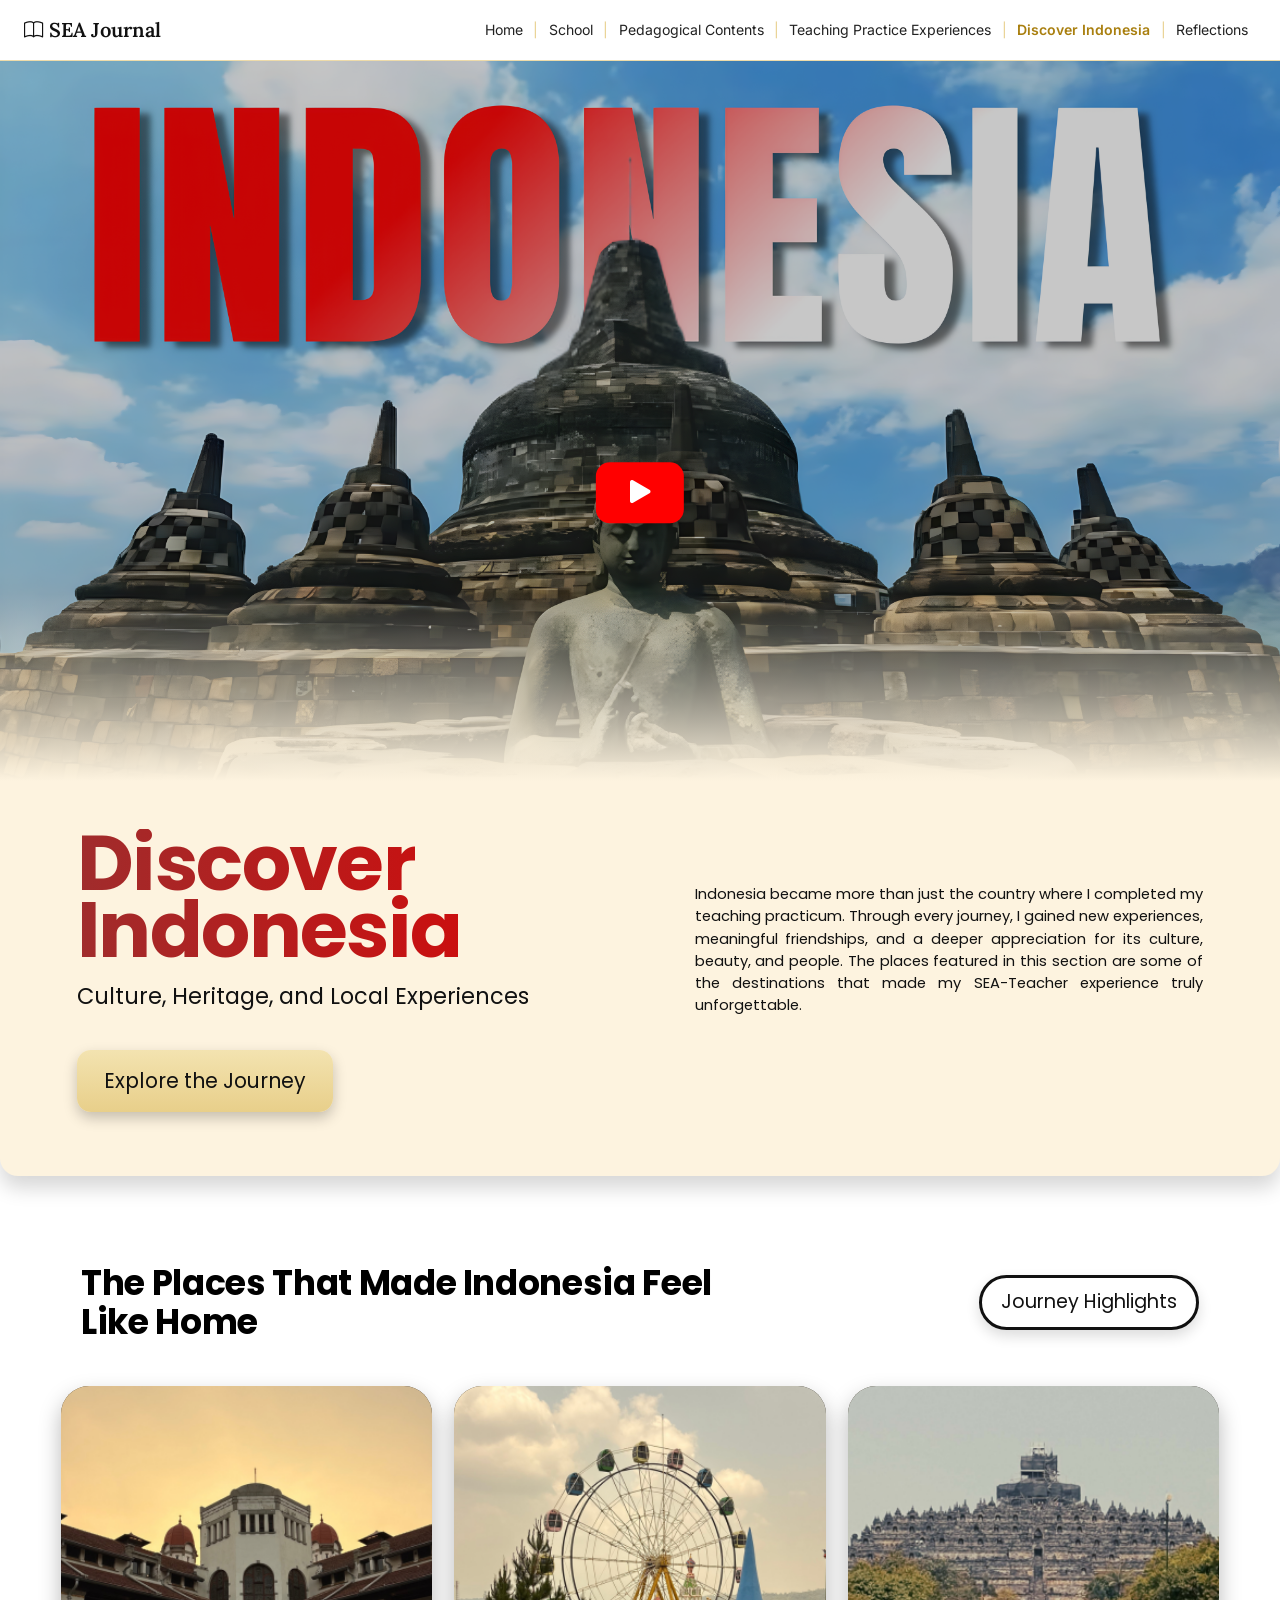
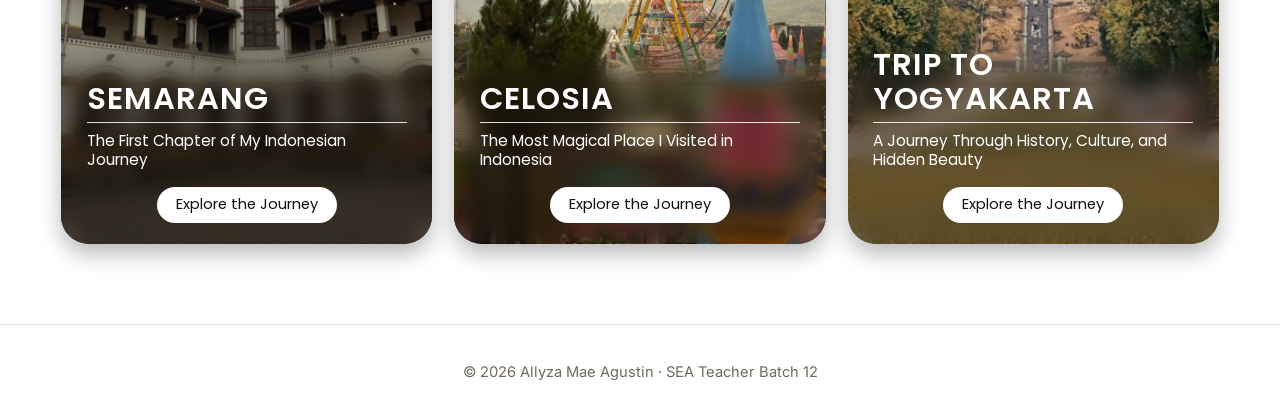
<file: indonesia.html>
<!doctype html>
<html lang="en" data-bs-theme="light">
<head>
  <meta charset="utf-8">
  <meta name="viewport" content="width=device-width, initial-scale=1">
  <title>Discover Indonesia · SEA Teacher Journal</title>
  <link href="https://cdn.jsdelivr.net/npm/bootstrap@5.3.3/dist/css/bootstrap.min.css" rel="stylesheet">
  <link href="https://cdn.jsdelivr.net/npm/bootstrap-icons@1.11.3/font/bootstrap-icons.min.css" rel="stylesheet">
  <link href="https://fonts.googleapis.com/css2?family=Inter:wght@400;600;800&family=Lora:wght@400;600&family=Poppins:wght@400;500;600;700&display=swap" rel="stylesheet">
  <link href="assets/css/style.css" rel="stylesheet">
  <script>document.documentElement.classList.add('js');</script>
</head>
<body>

  <nav class="navbar navbar-expand site-nav">
    <div class="container-fluid px-4">
      <a class="navbar-brand" href="index.html"><i class="bi bi-book"></i> SEA Journal</a>
      <ul class="navbar-nav ms-auto cat-line">
        <li class="nav-item"><a class="nav-link" href="index.html">Home</a></li>
        <li class="sep" aria-hidden="true">|</li>
        <li class="nav-item"><a class="nav-link" href="school.html">School</a></li>
        <li class="sep" aria-hidden="true">|</li>
        <li class="nav-item"><a class="nav-link" href="pedagogical.html">Pedagogical Contents</a></li>
        <li class="sep" aria-hidden="true">|</li>
        <li class="nav-item"><a class="nav-link" href="teaching.html">Teaching Practice Experiences</a></li>
        <li class="sep" aria-hidden="true">|</li>
        <li class="nav-item"><a class="nav-link active" href="indonesia.html">Discover Indonesia</a></li>
        <li class="sep" aria-hidden="true">|</li>
        <li class="nav-item"><a class="nav-link" href="reflection.html">Reflections</a></li>
      </ul>
    </div>
  </nav>

  <!-- Hero video: shaded until played. Replace YOUTUBE_VIDEO_ID_INDONESIA with the ID after v= -->
  <header class="id-hero" data-video="YOUTUBE_VIDEO_ID_INDONESIA">
    <img class="id-hero-img" src="assets/img/indonesia-hero.png" alt="Borobudur temple stupas" onerror="this.style.display='none'">
    <button class="id-play" type="button" aria-label="Play video"><i class="bi bi-play-fill"></i></button>
    <div class="id-player"></div>
  </header>

  <main>
    <section class="id-intro">
      <div class="id-intro-l reveal">
        <h1 class="id-h1">Discover<br>Indonesia</h1>
        <p class="id-sub">Culture, Heritage, and Local Experiences</p>
        <a class="id-btn" href="#places">Explore the Journey</a>
      </div>
      <div class="id-intro-r reveal d1">
        <p>Indonesia became more than just the country where I completed my teaching practicum. Through every journey, I gained new experiences, meaningful friendships, and a deeper appreciation for its culture, beauty, and people. The places featured in this section are some of the destinations that made my SEA-Teacher experience truly unforgettable.</p>
      </div>
    </section>

    <section class="id-places" id="places">
      <div class="id-places-head reveal">
        <h2 class="id-h2">The Places That Made Indonesia Feel Like Home</h2>
        <span class="id-pill">Journey Highlights</span>
      </div>

      <div class="id-cards">
        <a href="indonesia-semarang.html" class="id-card reveal">
          <img class="id-card-img" src="assets/img/indonesia-semarang.png" alt="" onerror="this.style.display='none'">
          <div class="id-glass"></div>
          <div class="id-card-body">
            <h3 class="id-card-title">Semarang</h3>
            <p class="id-card-text">The First Chapter of My Indonesian Journey</p>
            <span class="id-card-btn">Explore the Journey</span>
          </div>
        </a>
        <a href="indonesia-celosia.html" class="id-card reveal d1">
          <img class="id-card-img" src="assets/img/indonesia-celosia.png" alt="" onerror="this.style.display='none'">
          <div class="id-glass"></div>
          <div class="id-card-body">
            <h3 class="id-card-title">Celosia</h3>
            <p class="id-card-text">The Most Magical Place I Visited in Indonesia</p>
            <span class="id-card-btn">Explore the Journey</span>
          </div>
        </a>
        <a href="indonesia-yogyakarta.html" class="id-card reveal d2">
          <img class="id-card-img" src="assets/img/indonesia-yogyakarta.png" alt="" onerror="this.style.display='none'">
          <div class="id-glass"></div>
          <div class="id-card-body">
            <h3 class="id-card-title">Trip to Yogyakarta</h3>
            <p class="id-card-text">A Journey Through History, Culture, and Hidden Beauty</p>
            <span class="id-card-btn">Explore the Journey</span>
          </div>
        </a>
      </div>
    </section>
  </main>

  <footer class="site-footer text-center">
    <small>© 2026 Allyza Mae Agustin · SEA Teacher Batch 12</small>
  </footer>

  <script src="https://cdn.jsdelivr.net/npm/bootstrap@5.3.3/dist/js/bootstrap.bundle.min.js"></script>
  <script src="assets/js/main.js"></script>
</body>
</html>
</file>
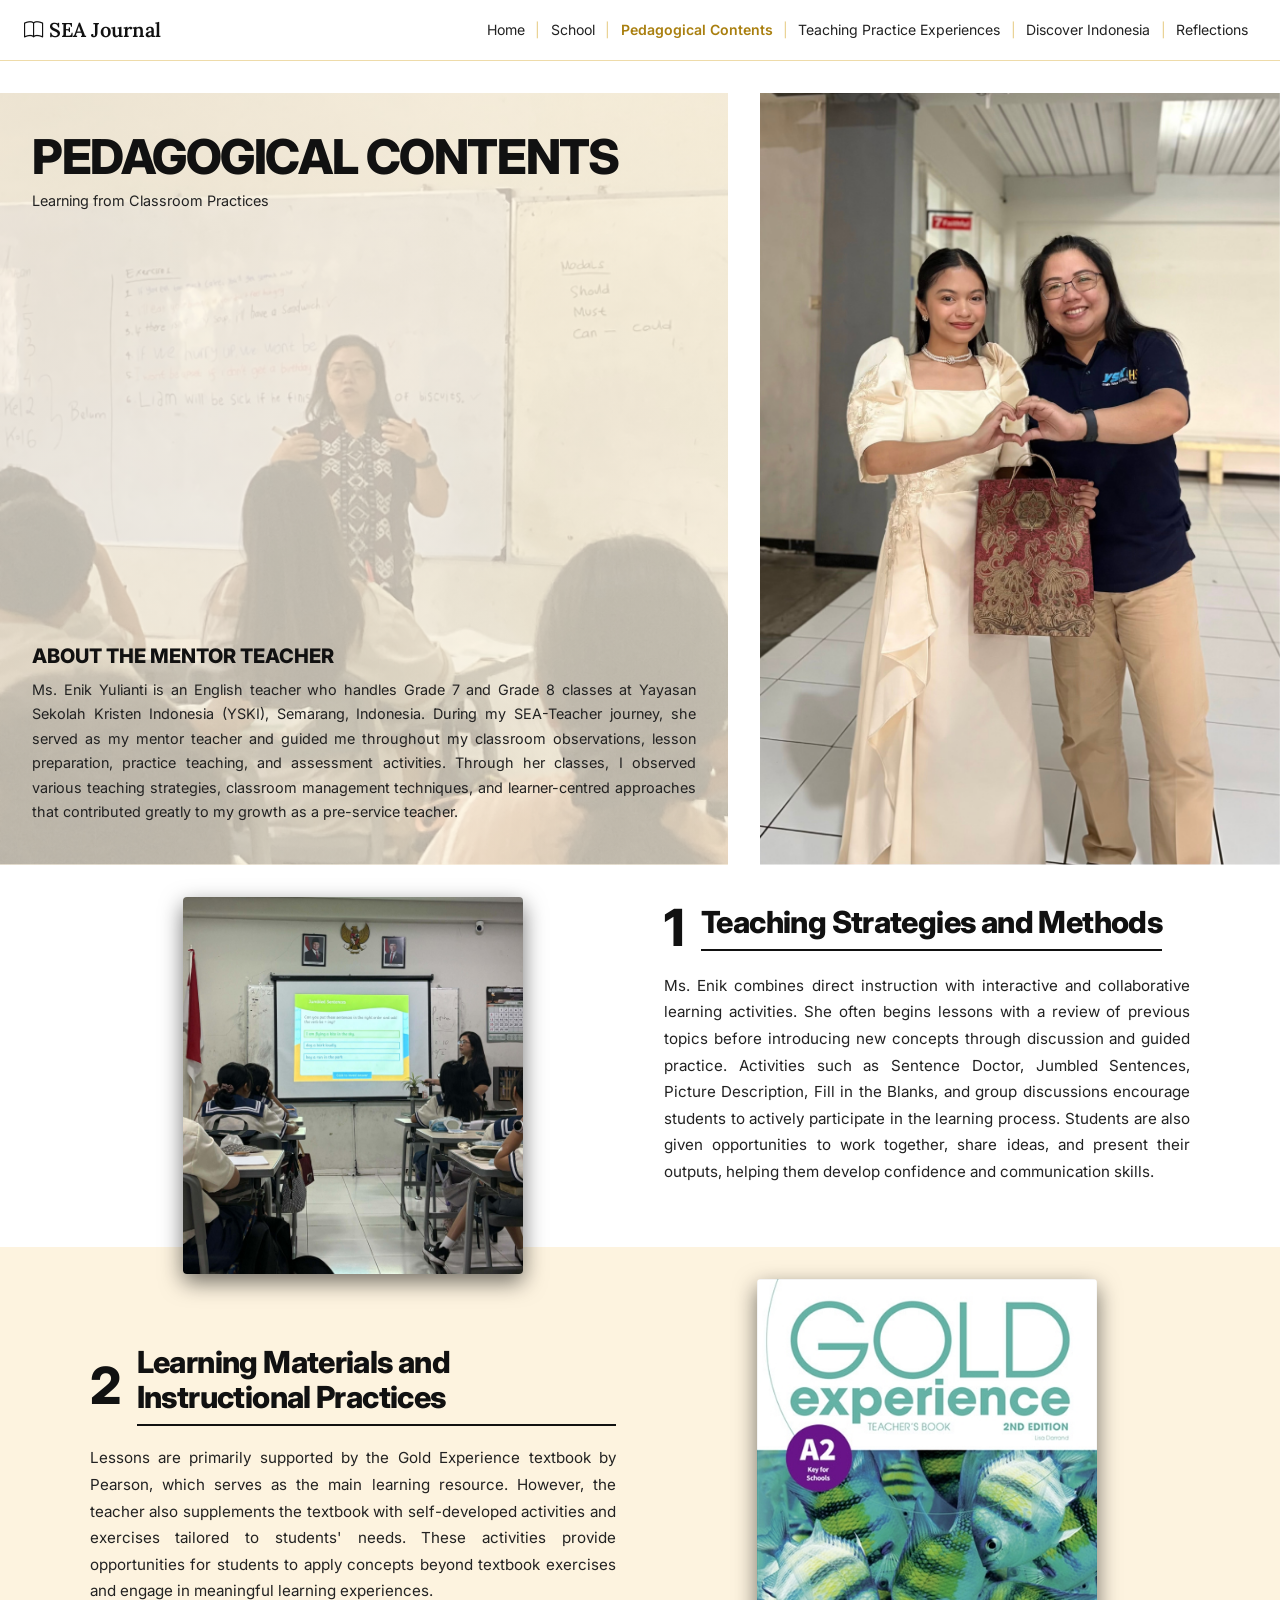
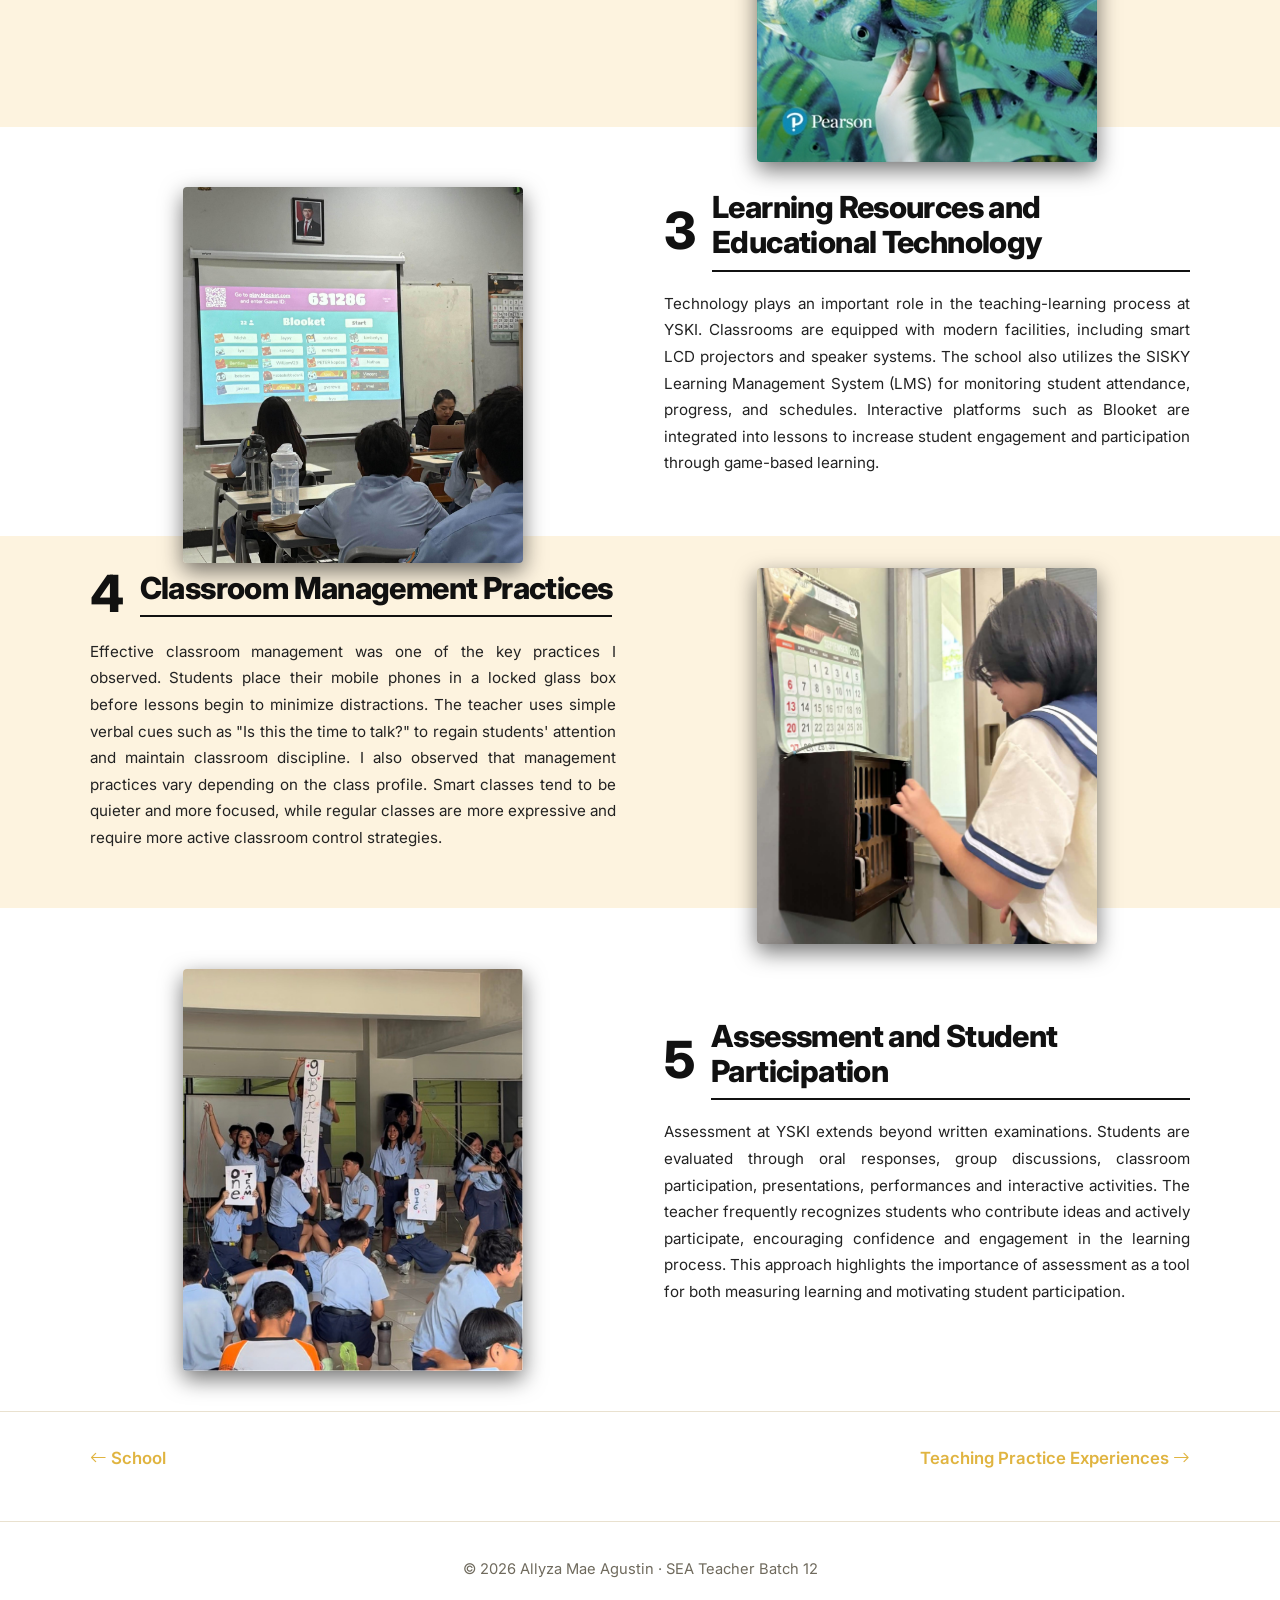
<file: pedagogical.html>
<!doctype html>
<html lang="en" data-bs-theme="light">
<head>
  <meta charset="utf-8">
  <meta name="viewport" content="width=device-width, initial-scale=1">
  <title>Pedagogical Contents · SEA Teacher Journal</title>
  <link href="https://cdn.jsdelivr.net/npm/bootstrap@5.3.3/dist/css/bootstrap.min.css" rel="stylesheet">
  <link href="https://cdn.jsdelivr.net/npm/bootstrap-icons@1.11.3/font/bootstrap-icons.min.css" rel="stylesheet">
  <link href="https://fonts.googleapis.com/css2?family=Inter:wght@400;600;800&family=Lora:wght@400;600&display=swap" rel="stylesheet">
  <link href="assets/css/style.css" rel="stylesheet">
  <script>document.documentElement.classList.add('js');</script>
</head>
<body>

  <nav class="navbar navbar-expand site-nav">
    <div class="container-fluid px-4">
      <a class="navbar-brand" href="index.html"><i class="bi bi-book"></i> SEA Journal</a>
      <ul class="navbar-nav ms-auto cat-line">
        <li class="nav-item"><a class="nav-link" href="index.html">Home</a></li>
        <li class="sep" aria-hidden="true">|</li>
        <li class="nav-item"><a class="nav-link" href="school.html">School</a></li>
        <li class="sep" aria-hidden="true">|</li>
        <li class="nav-item"><a class="nav-link active" href="pedagogical.html">Pedagogical Contents</a></li>
        <li class="sep" aria-hidden="true">|</li>
        <li class="nav-item"><a class="nav-link" href="teaching.html">Teaching Practice Experiences</a></li>
        <li class="sep" aria-hidden="true">|</li>
        <li class="nav-item"><a class="nav-link" href="indonesia.html">Discover Indonesia</a></li>
        <li class="sep" aria-hidden="true">|</li>
        <li class="nav-item"><a class="nav-link" href="reflection.html">Reflections</a></li>
      </ul>
    </div>
  </nav>

  <header class="ped-hero">
    <div class="ped-intro reveal">
      <div>
        <h1 class="ped-h1">Pedagogical Contents</h1>
        <p class="ped-sub">Learning from Classroom Practices</p>
      </div>
      <div>
        <h2 class="ped-about">About the Mentor Teacher</h2>
        <p>Ms. Enik Yulianti is an English teacher who handles Grade 7 and Grade 8 classes at Yayasan Sekolah Kristen Indonesia (YSKI), Semarang, Indonesia. During my SEA-Teacher journey, she served as my mentor teacher and guided me throughout my classroom observations, lesson preparation, practice teaching, and assessment activities. Through her classes, I observed various teaching strategies, classroom management techniques, and learner-centred approaches that contributed greatly to my growth as a pre-service teacher.</p>
      </div>
    </div>
    <div class="ped-mentor reveal"><div class="photo fit ph-port"><span class="ph-label">ped-mentor</span><img src="assets/img/ped-mentor.png" alt="" onerror="this.style.display='none';this.parentNode.classList.add('empty')"></div></div>
  </header>

  <main class="sp ped">

    <section class="sp-row" id="ped-1">
      <div class="ped-photo ped-lap reveal"><div class="photo fit ph-port"><span class="ph-label">ped-1</span><img src="assets/img/ped-1.png" alt="" onerror="this.style.display='none';this.parentNode.classList.add('empty')"></div></div>
      <div class="reveal"><div class="ped-item"><span class="ped-n">1</span><div><h2 class="ped-title">Teaching Strategies and Methods</h2></div></div><p>Ms. Enik combines direct instruction with interactive and collaborative learning activities. She often begins lessons with a review of previous topics before introducing new concepts through discussion and guided practice. Activities such as Sentence Doctor, Jumbled Sentences, Picture Description, Fill in the Blanks, and group discussions encourage students to actively participate in the learning process. Students are also given opportunities to work together, share ideas, and present their outputs, helping them develop confidence and communication skills.</p></div>
    </section>

    <section class="sp-row band-full" id="ped-2">
      <div class="reveal"><div class="ped-item"><span class="ped-n">2</span><div><h2 class="ped-title">Learning Materials and Instructional Practices</h2></div></div><p>Lessons are primarily supported by the Gold Experience textbook by Pearson, which serves as the main learning resource. However, the teacher also supplements the textbook with self-developed activities and exercises tailored to students' needs. These activities provide opportunities for students to apply concepts beyond textbook exercises and engage in meaningful learning experiences.</p></div>
      <div class="ped-photo ped-hang reveal"><div class="photo fit ph-port"><span class="ph-label">ped-2</span><img src="assets/img/ped-2.png" alt="" onerror="this.style.display='none';this.parentNode.classList.add('empty')"></div></div>
    </section>

    <section class="sp-row" id="ped-3">
      <div class="ped-photo ped-lap reveal"><div class="photo fit ph-wide"><span class="ph-label">ped-3</span><img src="assets/img/ped-3.png" alt="" onerror="this.style.display='none';this.parentNode.classList.add('empty')"></div></div>
      <div class="reveal"><div class="ped-item"><span class="ped-n">3</span><div><h2 class="ped-title">Learning Resources and Educational Technology</h2></div></div><p>Technology plays an important role in the teaching-learning process at YSKI. Classrooms are equipped with modern facilities, including smart LCD projectors and speaker systems. The school also utilizes the SISKY Learning Management System (LMS) for monitoring student attendance, progress, and schedules. Interactive platforms such as Blooket are integrated into lessons to increase student engagement and participation through game-based learning.</p></div>
    </section>

    <section class="sp-row band-full" id="ped-4">
      <div class="reveal"><div class="ped-item"><span class="ped-n">4</span><div><h2 class="ped-title">Classroom Management Practices</h2></div></div><p>Effective classroom management was one of the key practices I observed. Students place their mobile phones in a locked glass box before lessons begin to minimize distractions. The teacher uses simple verbal cues such as "Is this the time to talk?" to regain students' attention and maintain classroom discipline. I also observed that management practices vary depending on the class profile. Smart classes tend to be quieter and more focused, while regular classes are more expressive and require more active classroom control strategies.</p></div>
      <div class="ped-photo ped-hang reveal"><div class="photo fit ph-port"><span class="ph-label">ped-4</span><img src="assets/img/ped-4.png" alt="" onerror="this.style.display='none';this.parentNode.classList.add('empty')"></div></div>
    </section>

    <section class="sp-row" id="ped-5">
      <div class="ped-photo reveal"><div class="photo fit ph-wide"><span class="ph-label">ped-5</span><img src="assets/img/ped-5.png" alt="" onerror="this.style.display='none';this.parentNode.classList.add('empty')"></div></div>
      <div class="reveal"><div class="ped-item"><span class="ped-n">5</span><div><h2 class="ped-title">Assessment and Student Participation</h2></div></div><p>Assessment at YSKI extends beyond written examinations. Students are evaluated through oral responses, group discussions, classroom participation, presentations, performances and interactive activities. The teacher frequently recognizes students who contribute ideas and actively participate, encouraging confidence and engagement in the learning process. This approach highlights the importance of assessment as a tool for both measuring learning and motivating student participation.</p></div>
    </section>

    <nav class="cat-pager sp-pager">
      <a href="school.html"><i class="bi bi-arrow-left"></i> School</a>
      <a href="teaching.html">Teaching Practice Experiences <i class="bi bi-arrow-right"></i></a>
    </nav>
  </main>

<footer class="site-footer text-center">
    <small>© 2026 Allyza Mae Agustin · SEA Teacher Batch 12</small>
  </footer>

  <script src="https://cdn.jsdelivr.net/npm/bootstrap@5.3.3/dist/js/bootstrap.bundle.min.js"></script>
  <script src="assets/js/main.js"></script>
</body>
</html>
</file>
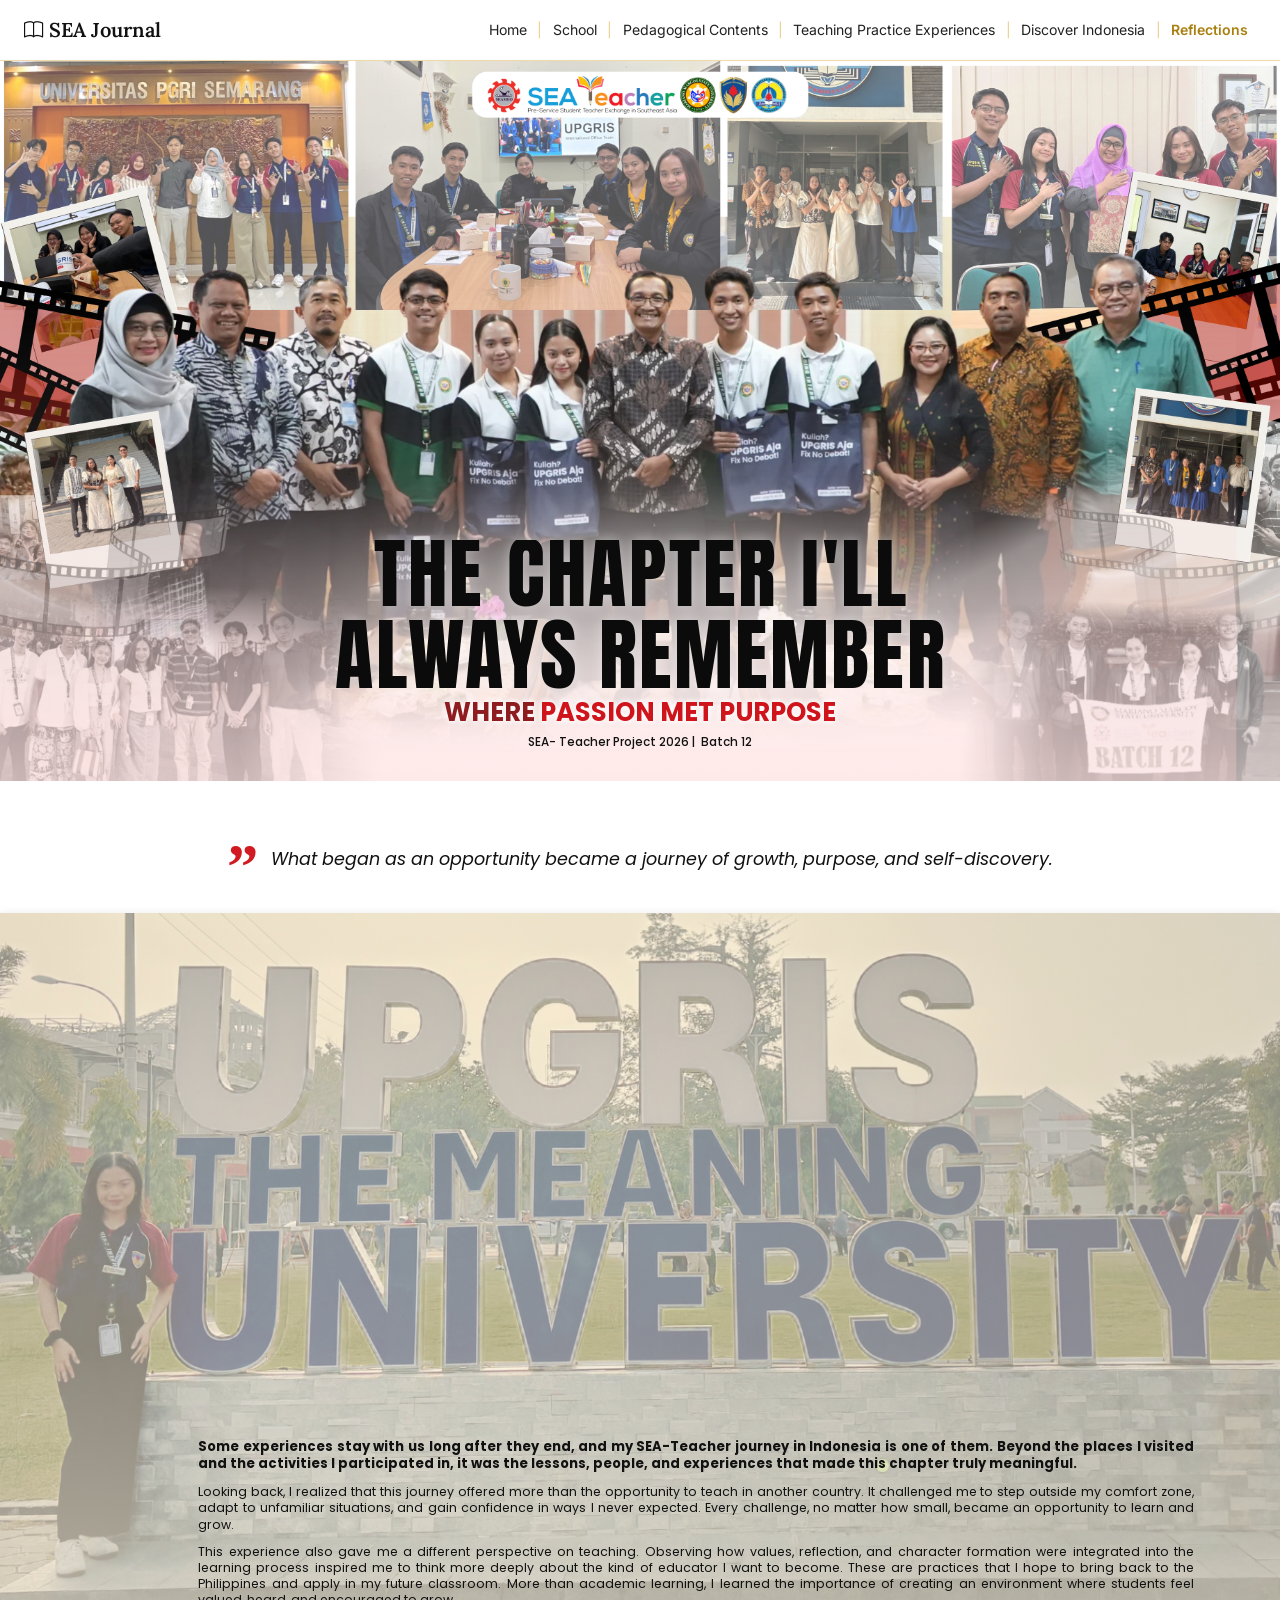
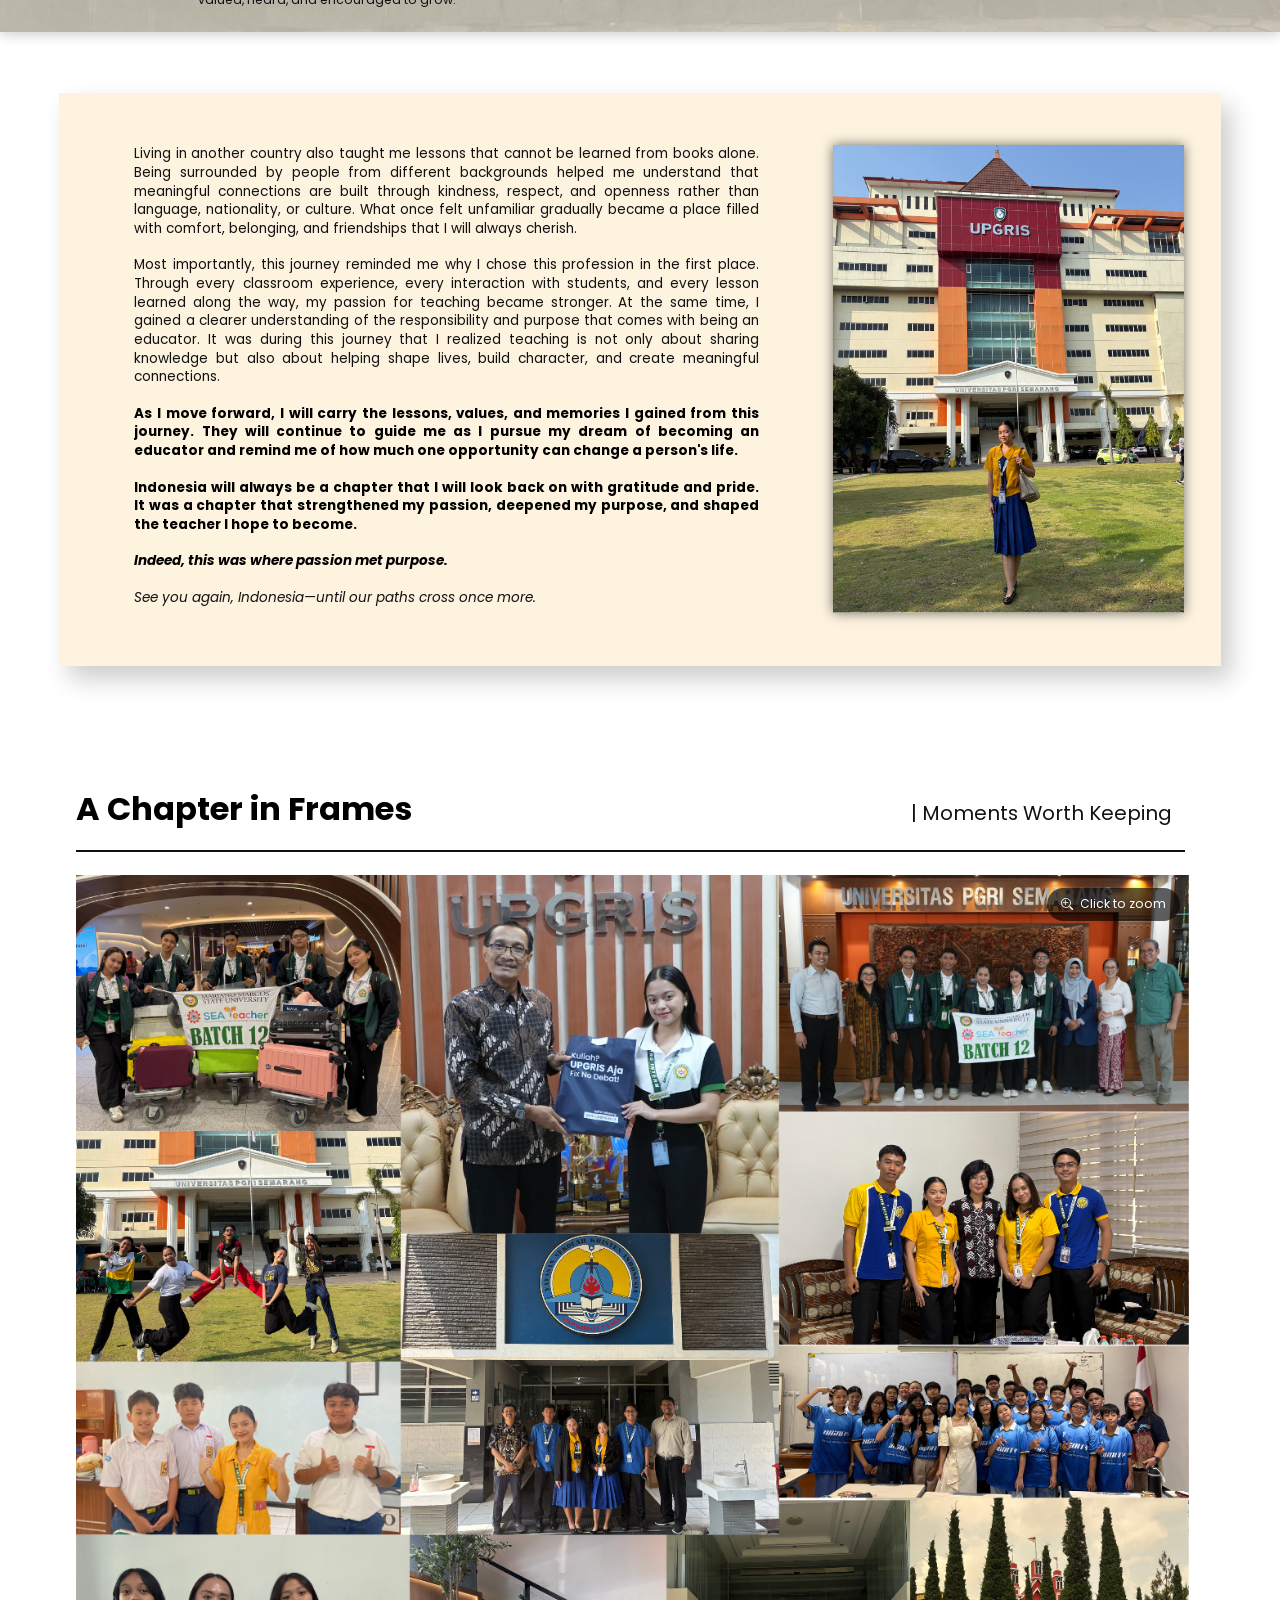
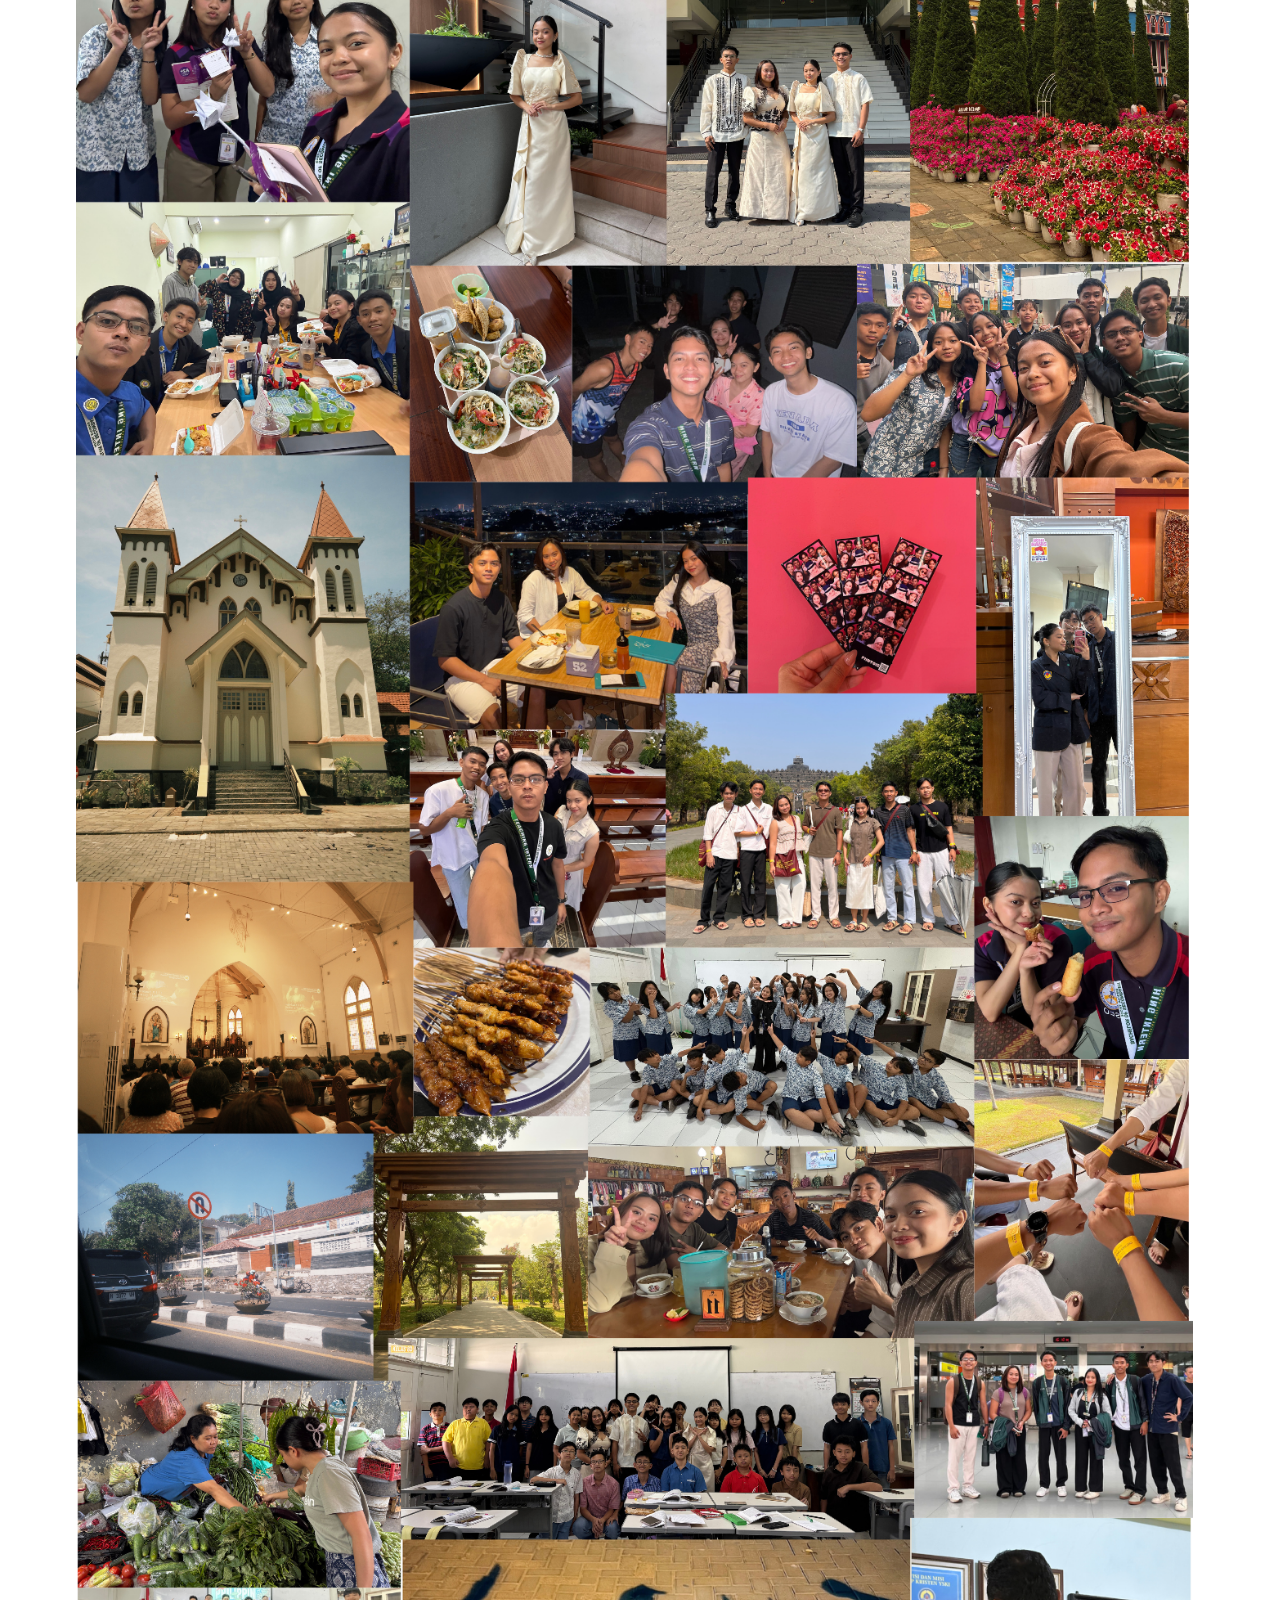
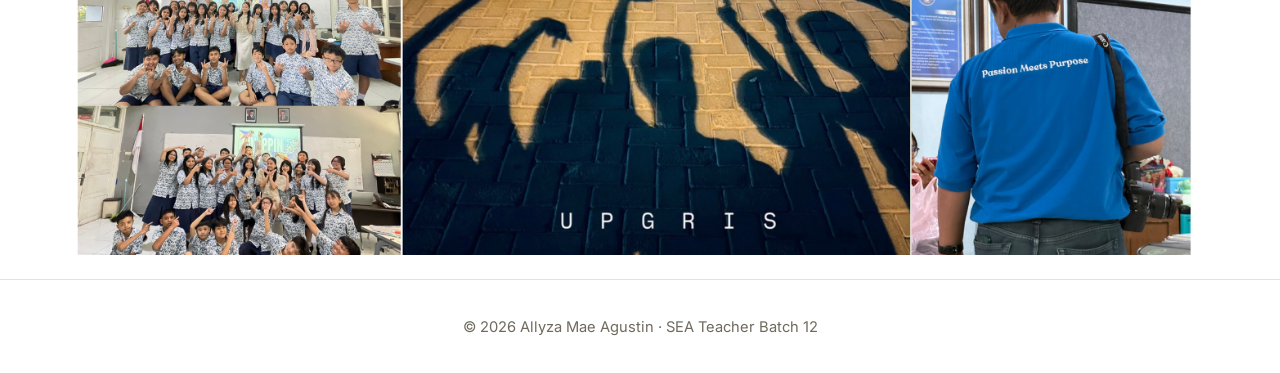
<file: reflection.html>
<!doctype html>
<html lang="en" data-bs-theme="light">
<head>
  <meta charset="utf-8">
  <meta name="viewport" content="width=device-width, initial-scale=1">
  <title>Reflections · SEA Teacher Journal</title>
  <link href="https://cdn.jsdelivr.net/npm/bootstrap@5.3.3/dist/css/bootstrap.min.css" rel="stylesheet">
  <link href="https://cdn.jsdelivr.net/npm/bootstrap-icons@1.11.3/font/bootstrap-icons.min.css" rel="stylesheet">
  <link href="https://fonts.googleapis.com/css2?family=Anton&family=Inter:wght@400;600;800&family=Lora:wght@400;600&family=Poppins:ital,wght@0,400;0,500;0,600;0,700;0,800;1,400;1,500;1,700&display=swap" rel="stylesheet">
  <link href="assets/css/style.css" rel="stylesheet">
  <script>document.documentElement.classList.add('js');</script>
</head>
<body>

  <nav class="navbar navbar-expand site-nav">
    <div class="container-fluid px-4">
      <a class="navbar-brand" href="index.html"><i class="bi bi-book"></i> SEA Journal</a>
      <ul class="navbar-nav ms-auto cat-line">
        <li class="nav-item"><a class="nav-link" href="index.html">Home</a></li>
        <li class="sep" aria-hidden="true">|</li>
        <li class="nav-item"><a class="nav-link" href="school.html">School</a></li>
        <li class="sep" aria-hidden="true">|</li>
        <li class="nav-item"><a class="nav-link" href="pedagogical.html">Pedagogical Contents</a></li>
        <li class="sep" aria-hidden="true">|</li>
        <li class="nav-item"><a class="nav-link" href="teaching.html">Teaching Practice Experiences</a></li>
        <li class="sep" aria-hidden="true">|</li>
        <li class="nav-item"><a class="nav-link" href="indonesia.html">Discover Indonesia</a></li>
        <li class="sep" aria-hidden="true">|</li>
        <li class="nav-item"><a class="nav-link active" href="reflection.html">Reflections</a></li>
      </ul>
    </div>
  </nav>

  <!-- Hero: collage photo (no text in the picture) + title in code -->
  <header class="rf-hero">
    <img class="rf-hero-img" src="assets/img/reflection-hero.png" alt="SEA Teacher participants at UPGRIS" onerror="this.style.display='none'">
    <div class="rf-hero-text">
      <h1 class="visually-hidden">The Chapter I'll Always Remember</h1>
      <!-- title drawn as SVG text so its width is exactly as in the design, whatever the font -->
      <svg class="rf-h1" viewBox="0 535 1366 165" aria-hidden="true" focusable="false">
        <text x="683" y="605" text-anchor="middle" textLength="568" lengthAdjust="spacing">THE CHAPTER I'LL</text>
        <text x="683" y="693" text-anchor="middle" textLength="650" lengthAdjust="spacing">ALWAYS REMEMBER</text>
      </svg>
      <p class="rf-sub"><span class="a">Where</span> <span class="b">Passion Met Purpose</span></p>
      <p class="rf-meta">SEA- Teacher Project 2026 |&nbsp; Batch 12</p>
    </div>
  </header>

  <main class="rf">

    <!-- Quote -->
    <section class="rf-quote reveal">
      <span class="rf-qm" aria-hidden="true">&rdquo;</span>
      <p>What began as an opportunity became a journey of growth, purpose, and self-discovery.</p>
    </section>

    <!-- UPGRIS: The Meaning University -->
    <section class="rf-up">
      <div class="rf-up-pic"><img src="assets/img/reflection-bg.png" alt="UPGRIS, The Meaning University sign" onerror="this.style.display='none'"></div>
      <div class="rf-up-text above reveal">
        <p>Some experiences stay with us long after they end, and my SEA-Teacher journey in Indonesia is one of them. Beyond the places I visited and the activities I participated in, it was the lessons, people, and experiences that made this chapter truly meaningful.</p>
        <p>Looking back, I realized that this journey offered more than the opportunity to teach in another country. It challenged me to step outside my comfort zone, adapt to unfamiliar situations, and gain confidence in ways I never expected. Every challenge, no matter how small, became an opportunity to learn and grow.</p>
        <p>This experience also gave me a different perspective on teaching. Observing how values, reflection, and character formation were integrated into the learning process inspired me to think more deeply about the kind of educator I want to become. These are practices that I hope to bring back to the Philippines and apply in my future classroom. More than academic learning, I learned the importance of creating an environment where students feel valued, heard, and encouraged to grow.</p>
      </div>
    </section>

    <!-- Cream card: reflection + photo -->
    <section class="rf-card reveal">
      <div class="rf-card-text">
        <p>Living in another country also taught me lessons that cannot be learned from books alone. Being surrounded by people from different backgrounds helped me understand that meaningful connections are built through kindness, respect, and openness rather than language, nationality, or culture. What once felt unfamiliar gradually became a place filled with comfort, belonging, and friendships that I will always cherish.</p>
        <p>Most importantly, this journey reminded me why I chose this profession in the first place. Through every classroom experience, every interaction with students, and every lesson learned along the way, my passion for teaching became stronger. At the same time, I gained a clearer understanding of the responsibility and purpose that comes with being an educator. It was during this journey that I realized teaching is not only about sharing knowledge but also about helping shape lives, build character, and create meaningful connections.</p>
        <p class="b">As I move forward, I will carry the lessons, values, and memories I gained from this journey. They will continue to guide me as I pursue my dream of becoming an educator and remind me of how much one opportunity can change a person's life.</p>
        <p class="b">Indonesia will always be a chapter that I will look back on with gratitude and pride. It was a chapter that strengthened my passion, deepened my purpose, and shaped the teacher I hope to become.</p>
        <p class="b i">Indeed, this was where passion met purpose.</p>
        <p class="i">See you again, Indonesia—until our paths cross once more.</p>
      </div>
      <div class="rf-photo"><div class="photo fit ph-rf1"><span class="ph-label">reflection-1</span><img src="assets/img/reflection-1.png" alt="UPGRIS building" onerror="this.style.display='none';this.parentNode.classList.add('empty')"></div></div>
    </section>

    <!-- A Chapter in Frames: one collage picture that can be zoomed -->
    <section class="rf-gal">
      <div class="rf-gal-head reveal">
        <h2>A Chapter in Frames</h2>
        <span>| Moments Worth Keeping</span>
      </div>
      <figure class="rf-gallery reveal" data-zoom tabindex="0" role="button" aria-label="Open the photo collage to zoom in">
        <div class="photo fit ph-rf2"><span class="ph-label">reflection-2</span><img src="assets/img/reflection-2.png" alt="A Chapter in Frames: photo collage" onerror="this.style.display='none';this.parentNode.classList.add('empty')"></div>
        <span class="zoom-hint"><i class="bi bi-zoom-in"></i> Click to zoom</span>
      </figure>
    </section>

  </main>

  <footer class="site-footer text-center">
    <small>© 2026 Allyza Mae Agustin · SEA Teacher Batch 12</small>
  </footer>

  <script src="https://cdn.jsdelivr.net/npm/bootstrap@5.3.3/dist/js/bootstrap.bundle.min.js"></script>
  <script src="assets/js/main.js"></script>
</body>
</html>
</file>
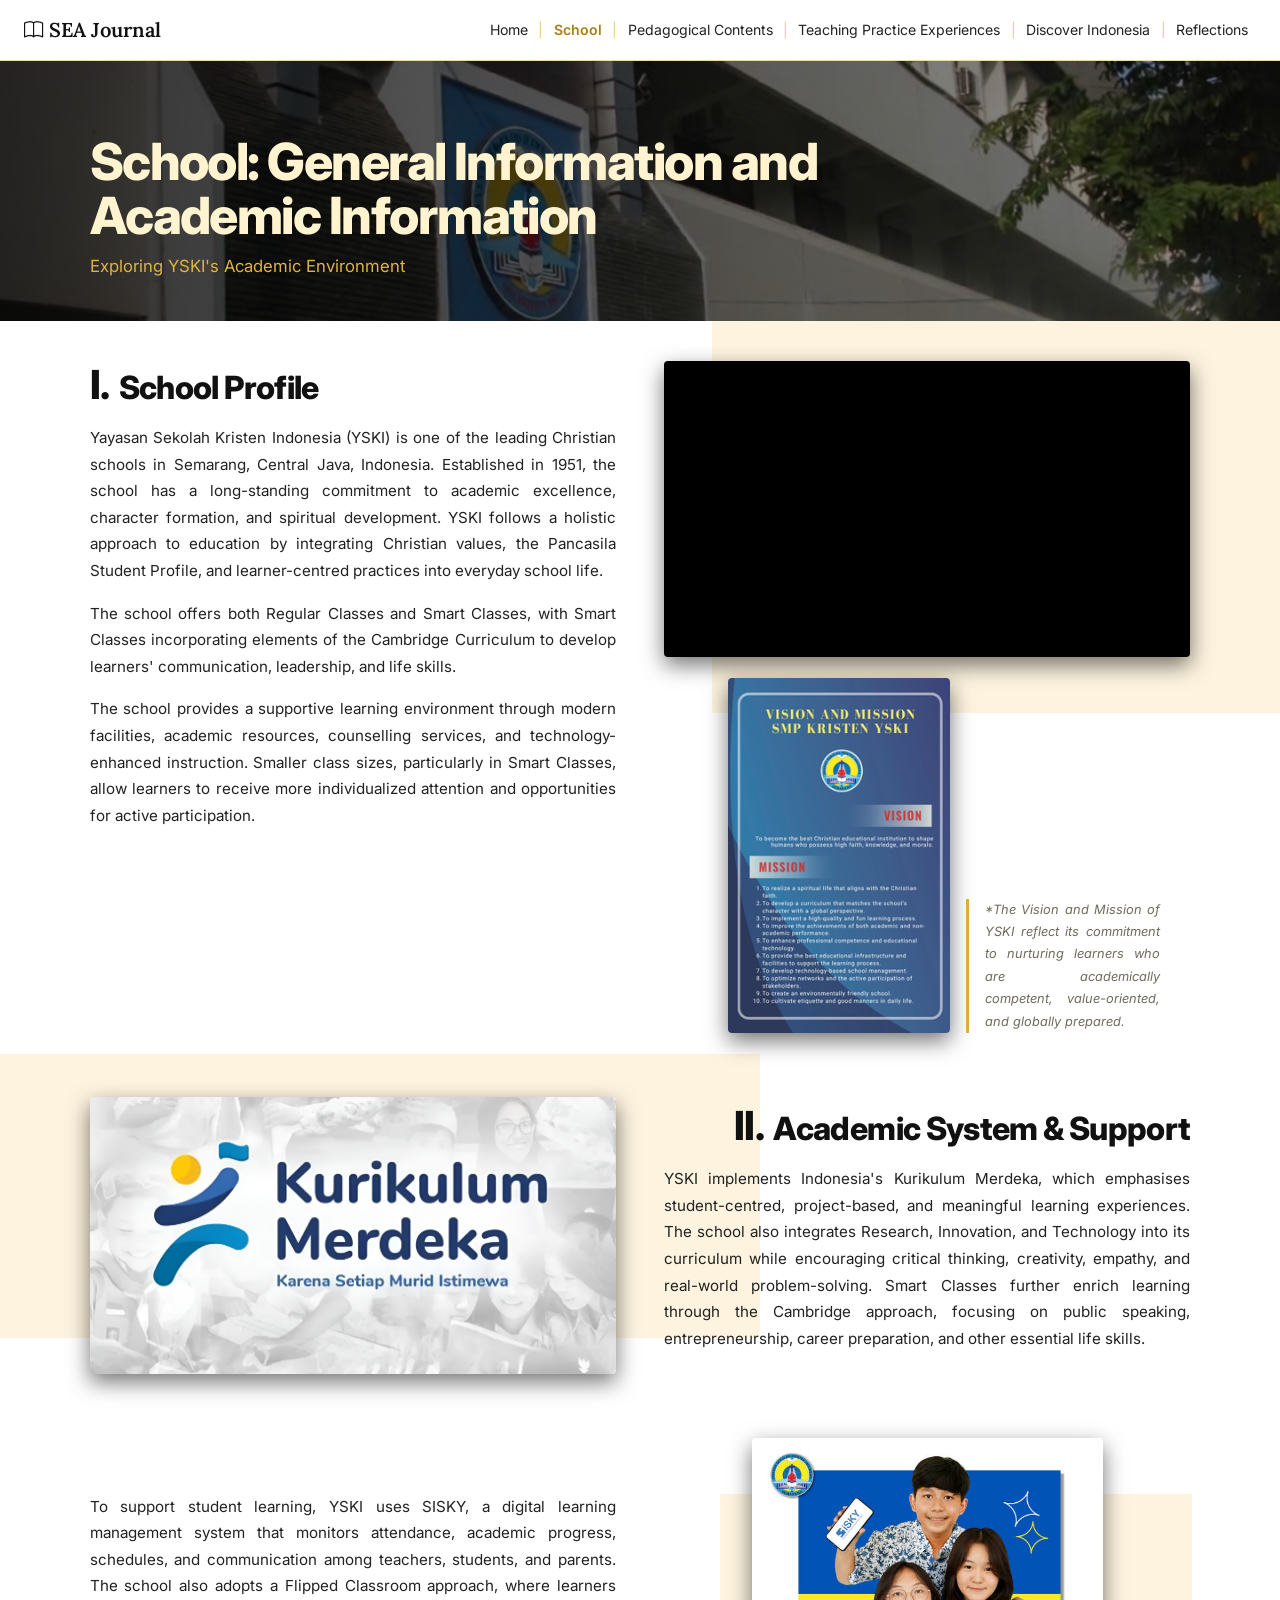
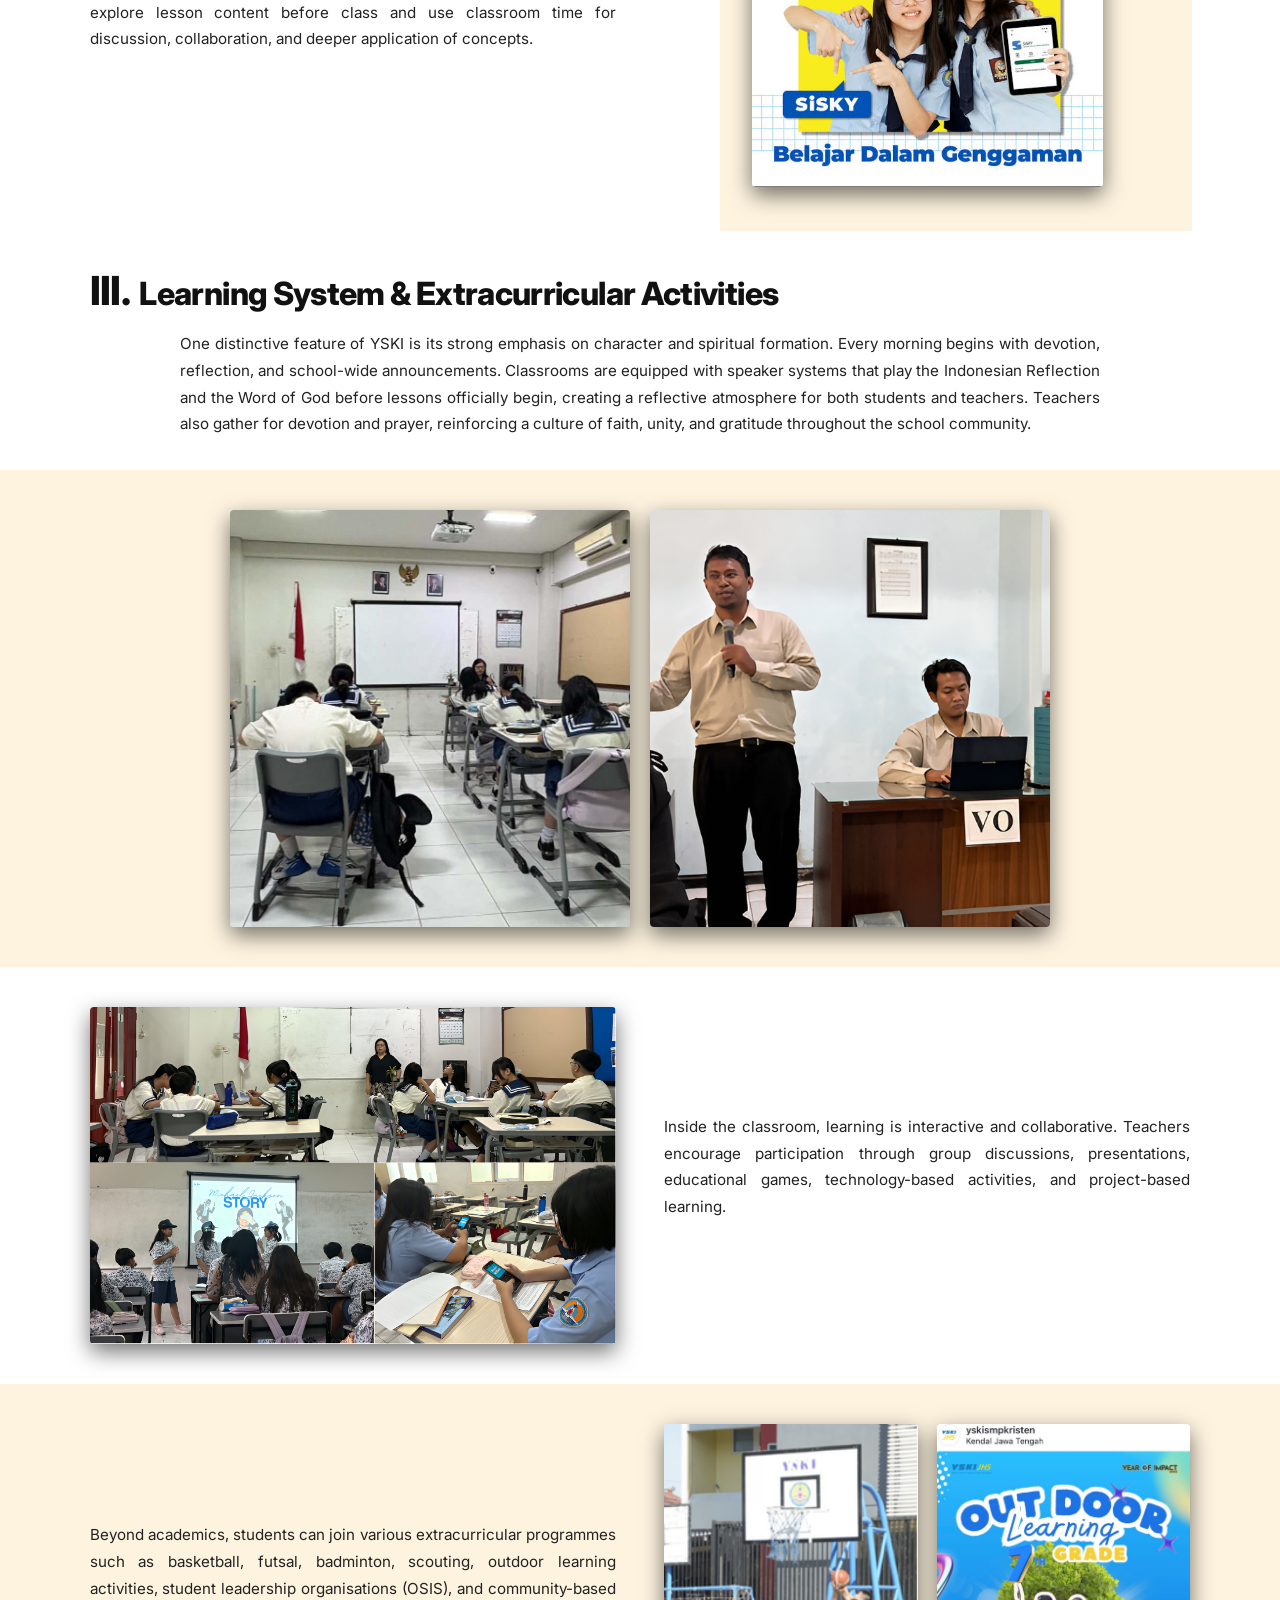
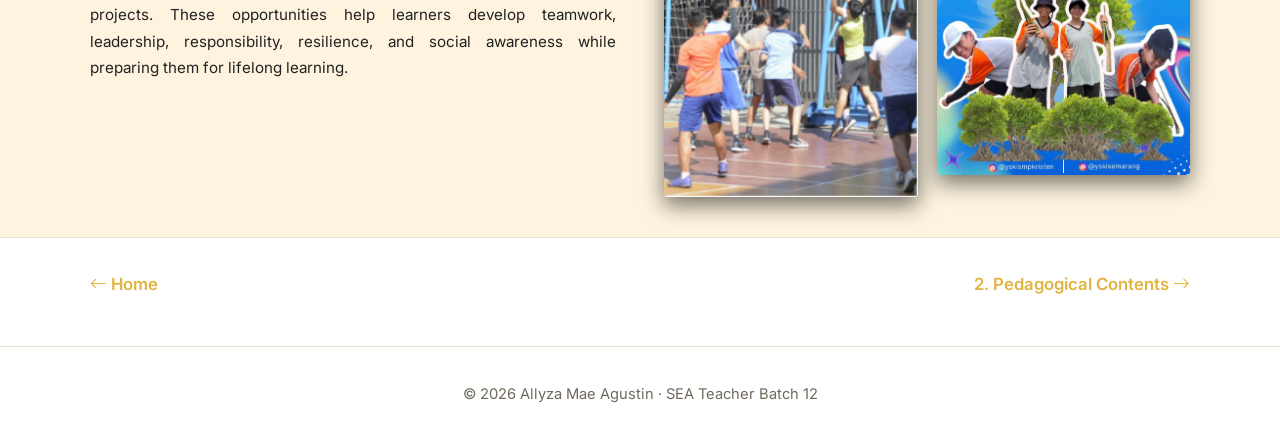
<file: school.html>
<!doctype html>
<html lang="en" data-bs-theme="light">
<head>
  <meta charset="utf-8">
  <meta name="viewport" content="width=device-width, initial-scale=1">
  <title>School: General Information and Academic Information · SEA Teacher Journal</title>
  <link href="https://cdn.jsdelivr.net/npm/bootstrap@5.3.3/dist/css/bootstrap.min.css" rel="stylesheet">
  <link href="https://cdn.jsdelivr.net/npm/bootstrap-icons@1.11.3/font/bootstrap-icons.min.css" rel="stylesheet">
  <link href="https://fonts.googleapis.com/css2?family=Inter:wght@400;600;800&family=Lora:wght@400;600&display=swap" rel="stylesheet">
  <link href="assets/css/style.css" rel="stylesheet">
  <script>document.documentElement.classList.add('js');</script>
</head>
<body>

  <nav class="navbar navbar-expand site-nav">
    <div class="container-fluid px-4">
      <a class="navbar-brand" href="index.html"><i class="bi bi-book"></i> SEA Journal</a>
      <ul class="navbar-nav ms-auto cat-line">
        <li class="nav-item"><a class="nav-link" href="index.html">Home</a></li>
        <li class="sep" aria-hidden="true">|</li>
        <li class="nav-item"><a class="nav-link active" href="school.html">School</a></li>
        <li class="sep" aria-hidden="true">|</li>
        <li class="nav-item"><a class="nav-link" href="pedagogical.html">Pedagogical Contents</a></li>
        <li class="sep" aria-hidden="true">|</li>
        <li class="nav-item"><a class="nav-link" href="teaching.html">Teaching Practice Experiences</a></li>
        <li class="sep" aria-hidden="true">|</li>
        <li class="nav-item"><a class="nav-link" href="indonesia.html">Discover Indonesia</a></li>
        <li class="sep" aria-hidden="true">|</li>
        <li class="nav-item"><a class="nav-link" href="reflection.html">Reflections</a></li>
      </ul>
    </div>
  </nav>

  <header class="cat-banner">
    <h1 class="banner-title">School: General Information and Academic Information</h1>
    <p class="banner-sub">Exploring YSKI's Academic Environment</p>
  </header>

  <main class="sp">

    <!-- I. School Profile -->
    <section id="school-1">
      <div class="s1-grid">
        <div class="s1-l">
          <h2 class="sp-h s1h reveal"><span class="num">I.</span> School Profile</h2>
          <div class="reveal">
          <p>Yayasan Sekolah Kristen Indonesia (YSKI) is one of the leading Christian schools in Semarang, Central Java, Indonesia. Established in 1951, the school has a long-standing commitment to academic excellence, character formation, and spiritual development. YSKI follows a holistic approach to education by integrating Christian values, the Pancasila Student Profile, and learner-centred practices into everyday school life.</p>
          <p>The school offers both Regular Classes and Smart Classes, with Smart Classes incorporating elements of the Cambridge Curriculum to develop learners' communication, leadership, and life skills.</p>
          <p>The school provides a supportive learning environment through modern facilities, academic resources, counselling services, and technology-enhanced instruction. Smaller class sizes, particularly in Smart Classes, allow learners to receive more individualized attention and opportunities for active participation.</p>
          </div>
        </div>
        <div class="s1-r">
          <div class="s1-v reveal">
          <div class="video-frame">
            <!-- Replace YOUTUBE_VIDEO_ID with your video's ID (the part after v= in the YouTube link) -->
            <iframe src="https://www.youtube-nocookie.com/embed/MdSkbL-AoQI" title="School video" loading="lazy" allow="accelerometer; encrypted-media; picture-in-picture" referrerpolicy="strict-origin-when-cross-origin" allowfullscreen></iframe>
          </div>
          </div>
          <div class="s1-p reveal">
        <div class="poster"><div class="photo fit ph-port"><span class="ph-label">Photo 1</span><img src="assets/img/school-1.png" alt="" onerror="this.style.display='none';this.parentNode.classList.add('empty')"></div></div>
            <blockquote class="note">*The Vision and Mission of YSKI reflect its commitment to nurturing learners who are academically competent, value-oriented, and globally prepared.</blockquote>
          </div>
        </div>
      </div>
    </section>

    <!-- II. Academic System & Support -->
    <section id="school-2">
      <div class="sp-row row-ii">
        <div class="reveal has-block blk-ii"><div class="photo fit ph-sq"><span class="ph-label">Photo 2</span><img src="assets/img/school-2.png" alt="" onerror="this.style.display='none';this.parentNode.classList.add('empty')"></div></div>
        <div class="reveal above">
          <h2 class="sp-h right"><span class="num">II.</span> Academic System &amp; Support</h2>
          <p>YSKI implements Indonesia's Kurikulum Merdeka, which emphasises student-centred, project-based, and meaningful learning experiences. The school also integrates Research, Innovation, and Technology into its curriculum while encouraging critical thinking, creativity, empathy, and real-world problem-solving. Smart Classes further enrich learning through the Cambridge approach, focusing on public speaking, entrepreneurship, career preparation, and other essential life skills.</p>
        </div>
      </div>
      <div class="sp-row row-iii">
        <div class="reveal above"><p>To support student learning, YSKI uses SISKY, a digital learning management system that monitors attendance, academic progress, schedules, and communication among teachers, students, and parents. The school also adopts a Flipped Classroom approach, where learners explore lesson content before class and use classroom time for discussion, collaboration, and deeper application of concepts.</p></div>
        <div class="reveal has-block blk-iii"><div class="photo fit ph-sq"><span class="ph-label">Photo 3</span><img src="assets/img/school-3.png" alt="" onerror="this.style.display='none';this.parentNode.classList.add('empty')"></div></div>
      </div>
    </section>

    <!-- III. Learning System & Extracurricular Activities -->
    <section id="school-3">
      <h2 class="sp-h reveal"><span class="num">III.</span> Learning System &amp; Extracurricular Activities</h2>
      <p class="sp-center reveal">One distinctive feature of YSKI is its strong emphasis on character and spiritual formation. Every morning begins with devotion, reflection, and school-wide announcements. Classrooms are equipped with speaker systems that play the Indonesian Reflection and the Word of God before lessons officially begin, creating a reflective atmosphere for both students and teachers. Teachers also gather for devotion and prayer, reinforcing a culture of faith, unity, and gratitude throughout the school community.</p>
      <div class="band-full">
        <div class="sp-pair pair-match center reveal"><div class="photo fit ph-wide"><span class="ph-label">Photo 4</span><img src="assets/img/school-4.png" alt="" onerror="this.style.display='none';this.parentNode.classList.add('empty')"></div><div class="photo fit ph-wide match"><span class="ph-label">Photo 5</span><img src="assets/img/school-5.png" alt="" onerror="this.style.display='none';this.parentNode.classList.add('empty')"></div></div>
      </div>
      <div class="sp-row">
        <div class="reveal"><div class="photo fit ph-wide"><span class="ph-label">Photo 6</span><img src="assets/img/school-6.png" alt="" onerror="this.style.display='none';this.parentNode.classList.add('empty')"></div></div>
        <div class="reveal"><p>Inside the classroom, learning is interactive and collaborative. Teachers encourage participation through group discussions, presentations, educational games, technology-based activities, and project-based learning.</p></div>
      </div>
      <div class="sp-row band-full">
        <div class="reveal"><p>Beyond academics, students can join various extracurricular programmes such as basketball, futsal, badminton, scouting, outdoor learning activities, student leadership organisations (OSIS), and community-based projects. These opportunities help learners develop teamwork, leadership, responsibility, resilience, and social awareness while preparing them for lifelong learning.</p></div>
        <div class="sp-pair reveal"><div class="photo fit ph-port"><span class="ph-label">Photo 7</span><img src="assets/img/school-7.png" alt="" onerror="this.style.display='none';this.parentNode.classList.add('empty')"></div><div class="photo fit ph-port"><span class="ph-label">Photo 8</span><img src="assets/img/school-8.png" alt="" onerror="this.style.display='none';this.parentNode.classList.add('empty')"></div></div>
      </div>
    </section>

    <nav class="cat-pager sp-pager">
      <a href="index.html"><i class="bi bi-arrow-left"></i> Home</a>
      <a href="pedagogical.html">2. Pedagogical Contents <i class="bi bi-arrow-right"></i></a>
    </nav>
  </main>

<footer class="site-footer text-center">
    <small>© 2026 Allyza Mae Agustin · SEA Teacher Batch 12</small>
  </footer>

  <script src="https://cdn.jsdelivr.net/npm/bootstrap@5.3.3/dist/js/bootstrap.bundle.min.js"></script>
  <script src="assets/js/main.js"></script>
</body>
</html>
</file>
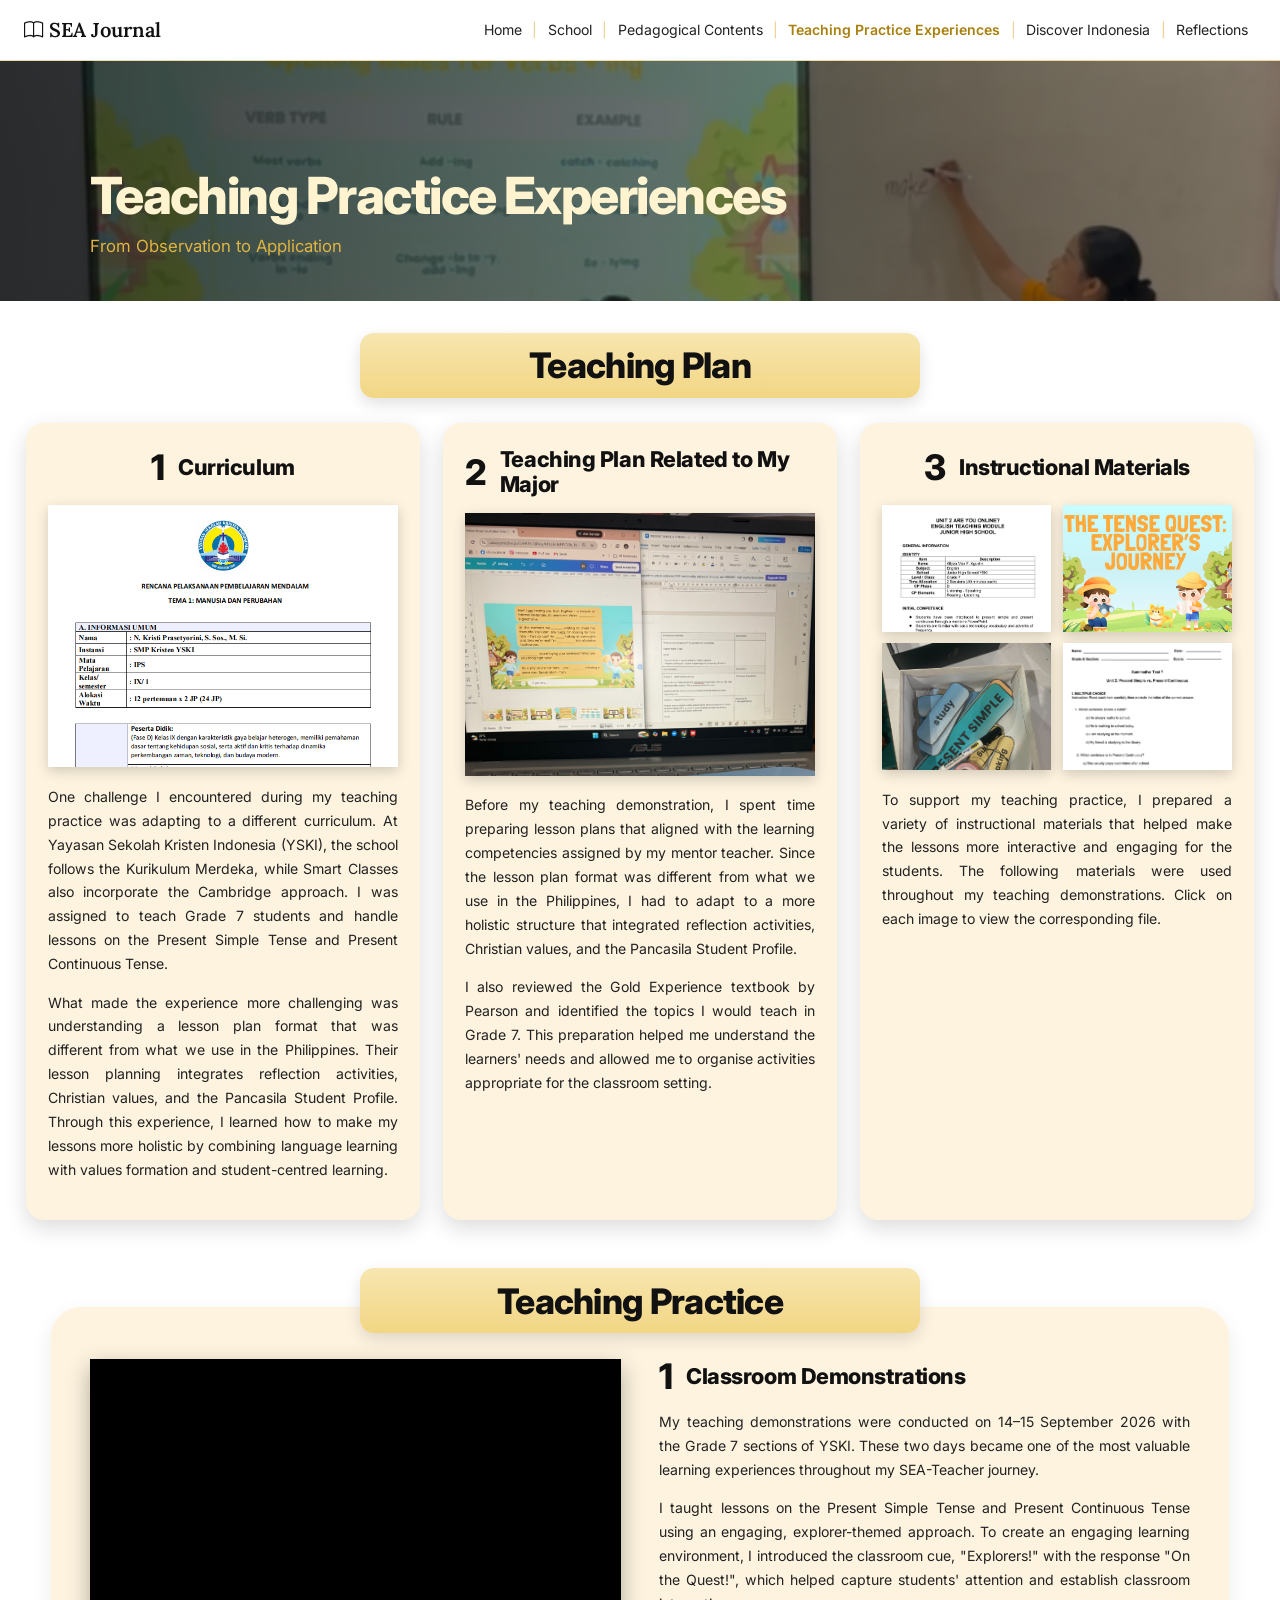
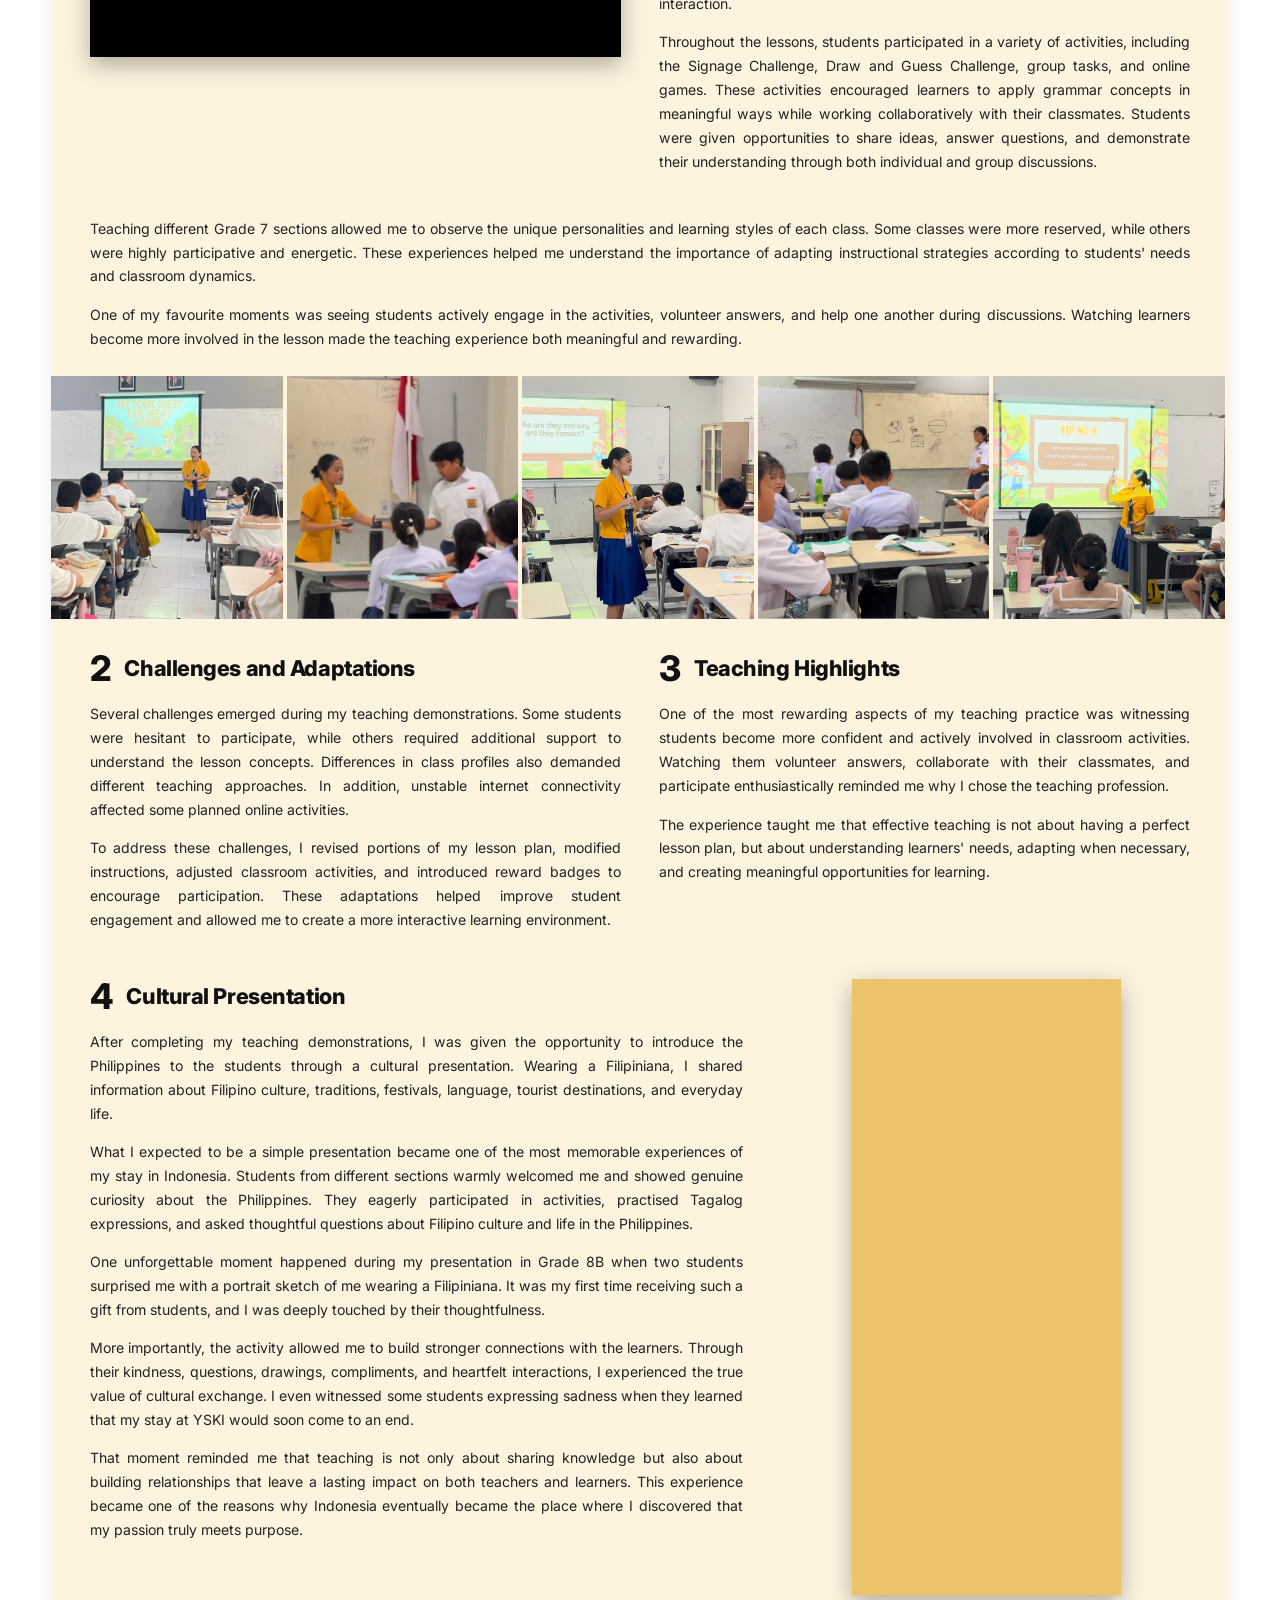
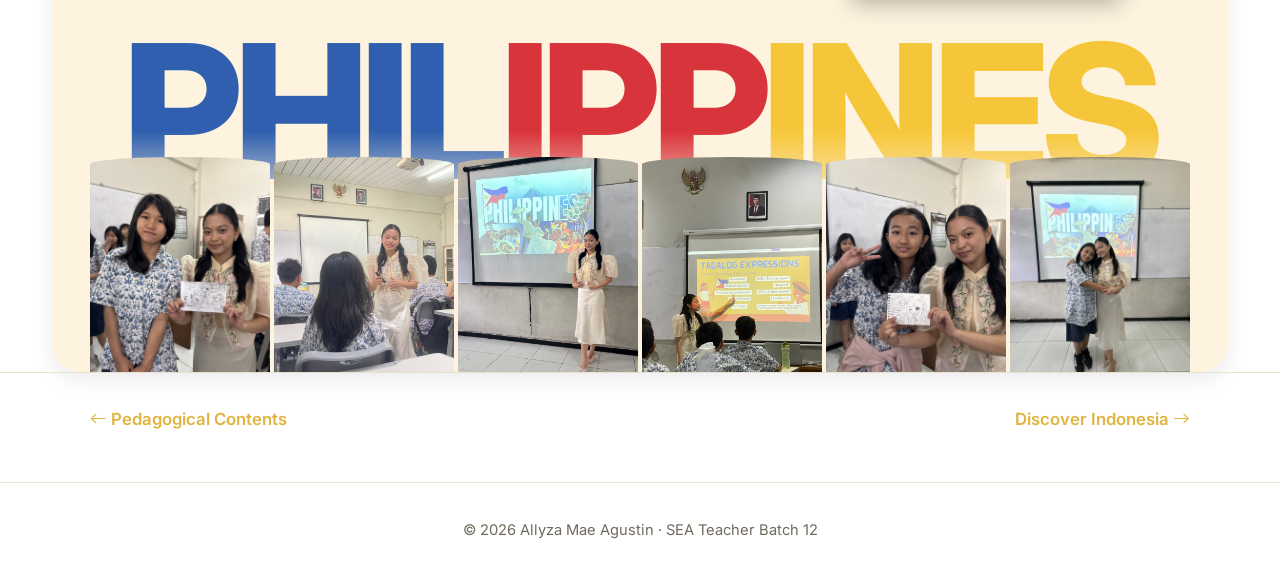
<file: teaching.html>
<!doctype html>
<html lang="en" data-bs-theme="light">
<head>
  <meta charset="utf-8">
  <meta name="viewport" content="width=device-width, initial-scale=1">
  <title>Teaching Practice Experiences · SEA Teacher Journal</title>
  <link href="https://cdn.jsdelivr.net/npm/bootstrap@5.3.3/dist/css/bootstrap.min.css" rel="stylesheet">
  <link href="https://cdn.jsdelivr.net/npm/bootstrap-icons@1.11.3/font/bootstrap-icons.min.css" rel="stylesheet">
  <link href="https://fonts.googleapis.com/css2?family=Inter:wght@400;600;800&family=Lora:wght@400;600&display=swap" rel="stylesheet">
  <link href="assets/css/style.css" rel="stylesheet">
  <script>document.documentElement.classList.add('js');</script>
</head>
<body>

  <nav class="navbar navbar-expand site-nav">
    <div class="container-fluid px-4">
      <a class="navbar-brand" href="index.html"><i class="bi bi-book"></i> SEA Journal</a>
      <ul class="navbar-nav ms-auto cat-line">
        <li class="nav-item"><a class="nav-link" href="index.html">Home</a></li>
        <li class="sep" aria-hidden="true">|</li>
        <li class="nav-item"><a class="nav-link" href="school.html">School</a></li>
        <li class="sep" aria-hidden="true">|</li>
        <li class="nav-item"><a class="nav-link" href="pedagogical.html">Pedagogical Contents</a></li>
        <li class="sep" aria-hidden="true">|</li>
        <li class="nav-item"><a class="nav-link active" href="teaching.html">Teaching Practice Experiences</a></li>
        <li class="sep" aria-hidden="true">|</li>
        <li class="nav-item"><a class="nav-link" href="indonesia.html">Discover Indonesia</a></li>
        <li class="sep" aria-hidden="true">|</li>
        <li class="nav-item"><a class="nav-link" href="reflection.html">Reflections</a></li>
      </ul>
    </div>
  </nav>

  <header class="cat-banner tp-banner">
    <h1 class="banner-title">Teaching Practice Experiences</h1>
    <p class="banner-sub">From Observation to Application</p>
  </header>

  <main class="tp">

    <!-- TEACHING PLAN -->
    <section class="tp-plan">
      <h2 class="tp-pill reveal">Teaching Plan</h2>
      <div class="tp-cards">
        <article class="tp-card reveal">
          <div class="tp-h"><span class="tp-n">1</span><h3>Curriculum</h3></div>
          <!-- Ganti href="#" dengan link Google Docs / Google Drive dokumennya -->
          <a class="doc-link" href="https://drive.google.com/file/d/1jc_RQYm6YRGHy2R20kyb5XoTTmkIdnY9/view?usp=drive_link" target="_blank" rel="noopener" aria-label="Open document"><div class="tp-img tp-doc"><span class="ph-label">teaching-1</span><img src="assets/img/teaching-1.png" alt="" onerror="this.style.display='none'"></div><span class="doc-open"><i class="bi bi-box-arrow-up-right"></i></span></a>
          <p>One challenge I encountered during my teaching practice was adapting to a different curriculum. At Yayasan Sekolah Kristen Indonesia (YSKI), the school follows the Kurikulum Merdeka, while Smart Classes also incorporate the Cambridge approach. I was assigned to teach Grade 7 students and handle lessons on the Present Simple Tense and Present Continuous Tense.</p><p>What made the experience more challenging was understanding a lesson plan format that was different from what we use in the Philippines. Their lesson planning integrates reflection activities, Christian values, and the Pancasila Student Profile. Through this experience, I learned how to make my lessons more holistic by combining language learning with values formation and student-centred learning.</p>
        </article>
        <article class="tp-card reveal d1">
          <div class="tp-h"><span class="tp-n">2</span><h3>Teaching Plan Related to My Major</h3></div>
          <div class="tp-img tp-doc"><span class="ph-label">teaching-2</span><img src="assets/img/teaching-2.png" alt="" onerror="this.style.display='none'"></div>
          <p>Before my teaching demonstration, I spent time preparing lesson plans that aligned with the learning competencies assigned by my mentor teacher. Since the lesson plan format was different from what we use in the Philippines, I had to adapt to a more holistic structure that integrated reflection activities, Christian values, and the Pancasila Student Profile.</p><p>I also reviewed the Gold Experience textbook by Pearson and identified the topics I would teach in Grade 7. This preparation helped me understand the learners' needs and allowed me to organise activities appropriate for the classroom setting.</p>
        </article>
        <article class="tp-card reveal d2">
          <div class="tp-h"><span class="tp-n">3</span><h3>Instructional Materials</h3></div>
          <div class="tp-grid4">
            <!-- Ganti href="#" pada tiap gambar dengan link Google Docs / Google Drive masing-masing -->
            <a class="doc-link" href="#" target="_blank" rel="noopener" aria-label="Open document"><div class="tp-img tp-doc"><span class="ph-label">teaching-3</span><img src="assets/img/teaching-3.png" alt="" onerror="this.style.display='none'"></div><span class="doc-open"><i class="bi bi-box-arrow-up-right"></i></span></a>
            <a class="doc-link" href="#" target="_blank" rel="noopener" aria-label="Open document"><div class="tp-img tp-doc"><span class="ph-label">teaching-4</span><img src="assets/img/teaching-4.png" alt="" onerror="this.style.display='none'"></div><span class="doc-open"><i class="bi bi-box-arrow-up-right"></i></span></a>
            <a class="doc-link" href="#" target="_blank" rel="noopener" aria-label="Open document"><div class="tp-img tp-doc"><span class="ph-label">teaching-5</span><img src="assets/img/teaching-5.png" alt="" onerror="this.style.display='none'"></div><span class="doc-open"><i class="bi bi-box-arrow-up-right"></i></span></a>
            <a class="doc-link" href="#" target="_blank" rel="noopener" aria-label="Open document"><div class="tp-img tp-doc"><span class="ph-label">teaching-6</span><img src="assets/img/teaching-6.png" alt="" onerror="this.style.display='none'"></div><span class="doc-open"><i class="bi bi-box-arrow-up-right"></i></span></a>
          </div>
          <p>To support my teaching practice, I prepared a variety of instructional materials that helped make the lessons more interactive and engaging for the students. The following materials were used throughout my teaching demonstrations. Click on each image to view the corresponding file.</p>
        </article>
      </div>
    </section>

    <!-- TEACHING PRACTICE -->
    <section class="tp-practice">
      <h2 class="tp-pill tp-pill-over reveal">Teaching Practice</h2>
      <div class="tp-panel">

        <div class="tp-demo">
          <div class="tp-video reveal">
            <!-- Ganti YOUTUBE_VIDEO_ID_1 dengan ID video (bagian setelah v= di link YouTube) -->
            <iframe src="https://www.youtube-nocookie.com/embed/0C7_nhfa0QU" title="Teaching practice video" loading="lazy" allow="accelerometer; encrypted-media; picture-in-picture" referrerpolicy="strict-origin-when-cross-origin" allowfullscreen></iframe>
          </div>
          <div class="tp-text reveal">
            <div class="tp-h"><span class="tp-n">1</span><h3>Classroom Demonstrations</h3></div>
            <p>My teaching demonstrations were conducted on 14–15 September 2026 with the Grade 7 sections of YSKI. These two days became one of the most valuable learning experiences throughout my SEA-Teacher journey.</p><p>I taught lessons on the Present Simple Tense and Present Continuous Tense using an engaging, explorer-themed approach. To create an engaging learning environment, I introduced the classroom cue, "Explorers!" with the response "On the Quest!", which helped capture students' attention and establish classroom interaction.</p><p>Throughout the lessons, students participated in a variety of activities, including the Signage Challenge, Draw and Guess Challenge, group tasks, and online games. These activities encouraged learners to apply grammar concepts in meaningful ways while working collaboratively with their classmates. Students were given opportunities to share ideas, answer questions, and demonstrate their understanding through both individual and group discussions.</p>
          </div>
        </div>

        <div class="tp-wide reveal"><p>Teaching different Grade 7 sections allowed me to observe the unique personalities and learning styles of each class. Some classes were more reserved, while others were highly participative and energetic. These experiences helped me understand the importance of adapting instructional strategies according to students' needs and classroom dynamics.</p><p>One of my favourite moments was seeing students actively engage in the activities, volunteer answers, and help one another during discussions. Watching learners become more involved in the lesson made the teaching experience both meaningful and rewarding.</p></div>

        <!-- Sliding line: 8 foto, bergerak pelan ke kiri, berulang tanpa putus -->
        <div class="tp-slider reveal" aria-label="Teaching practice photos">
          <div class="tp-track"><div class="tp-tile"><div><span class="ph-label">Slide 1</span><img src="assets/img/teaching-slide-1.png" alt="" onerror="this.style.display='none'"></div></div><div class="tp-tile"><div><span class="ph-label">Slide 2</span><img src="assets/img/teaching-slide-2.png" alt="" onerror="this.style.display='none'"></div></div><div class="tp-tile"><div><span class="ph-label">Slide 3</span><img src="assets/img/teaching-slide-3.png" alt="" onerror="this.style.display='none'"></div></div><div class="tp-tile"><div><span class="ph-label">Slide 4</span><img src="assets/img/teaching-slide-4.png" alt="" onerror="this.style.display='none'"></div></div><div class="tp-tile"><div><span class="ph-label">Slide 5</span><img src="assets/img/teaching-slide-5.png" alt="" onerror="this.style.display='none'"></div></div><div class="tp-tile"><div><span class="ph-label">Slide 6</span><img src="assets/img/teaching-slide-6.png" alt="" onerror="this.style.display='none'"></div></div><div class="tp-tile"><div><span class="ph-label">Slide 7</span><img src="assets/img/teaching-slide-7.png" alt="" onerror="this.style.display='none'"></div></div><div class="tp-tile"><div><span class="ph-label">Slide 8</span><img src="assets/img/teaching-slide-8.png" alt="" onerror="this.style.display='none'"></div></div><div class="tp-tile" aria-hidden="true"><div><span class="ph-label">Slide 1</span><img src="assets/img/teaching-slide-1.png" alt="" onerror="this.style.display='none'"></div></div><div class="tp-tile" aria-hidden="true"><div><span class="ph-label">Slide 2</span><img src="assets/img/teaching-slide-2.png" alt="" onerror="this.style.display='none'"></div></div><div class="tp-tile" aria-hidden="true"><div><span class="ph-label">Slide 3</span><img src="assets/img/teaching-slide-3.png" alt="" onerror="this.style.display='none'"></div></div><div class="tp-tile" aria-hidden="true"><div><span class="ph-label">Slide 4</span><img src="assets/img/teaching-slide-4.png" alt="" onerror="this.style.display='none'"></div></div><div class="tp-tile" aria-hidden="true"><div><span class="ph-label">Slide 5</span><img src="assets/img/teaching-slide-5.png" alt="" onerror="this.style.display='none'"></div></div><div class="tp-tile" aria-hidden="true"><div><span class="ph-label">Slide 6</span><img src="assets/img/teaching-slide-6.png" alt="" onerror="this.style.display='none'"></div></div><div class="tp-tile" aria-hidden="true"><div><span class="ph-label">Slide 7</span><img src="assets/img/teaching-slide-7.png" alt="" onerror="this.style.display='none'"></div></div><div class="tp-tile" aria-hidden="true"><div><span class="ph-label">Slide 8</span><img src="assets/img/teaching-slide-8.png" alt="" onerror="this.style.display='none'"></div></div></div>
        </div>

        <div class="tp-two">
          <div class="tp-text reveal">
            <div class="tp-h"><span class="tp-n">2</span><h3>Challenges and Adaptations</h3></div>
            <p>Several challenges emerged during my teaching demonstrations. Some students were hesitant to participate, while others required additional support to understand the lesson concepts. Differences in class profiles also demanded different teaching approaches. In addition, unstable internet connectivity affected some planned online activities.</p><p>To address these challenges, I revised portions of my lesson plan, modified instructions, adjusted classroom activities, and introduced reward badges to encourage participation. These adaptations helped improve student engagement and allowed me to create a more interactive learning environment.</p>
          </div>
          <div class="tp-text reveal d1">
            <div class="tp-h"><span class="tp-n">3</span><h3>Teaching Highlights</h3></div>
            <p>One of the most rewarding aspects of my teaching practice was witnessing students become more confident and actively involved in classroom activities. Watching them volunteer answers, collaborate with their classmates, and participate enthusiastically reminded me why I chose the teaching profession.</p><p>The experience taught me that effective teaching is not about having a perfect lesson plan, but about understanding learners' needs, adapting when necessary, and creating meaningful opportunities for learning.</p>
          </div>
        </div>

        <div class="tp-cult">
          <div class="tp-text reveal">
            <div class="tp-h"><span class="tp-n">4</span><h3>Cultural Presentation</h3></div>
            <p>After completing my teaching demonstrations, I was given the opportunity to introduce the Philippines to the students through a cultural presentation. Wearing a Filipiniana, I shared information about Filipino culture, traditions, festivals, language, tourist destinations, and everyday life.</p><p>What I expected to be a simple presentation became one of the most memorable experiences of my stay in Indonesia. Students from different sections warmly welcomed me and showed genuine curiosity about the Philippines. They eagerly participated in activities, practised Tagalog expressions, and asked thoughtful questions about Filipino culture and life in the Philippines.</p><p>One unforgettable moment happened during my presentation in Grade 8B when two students surprised me with a portrait sketch of me wearing a Filipiniana. It was my first time receiving such a gift from students, and I was deeply touched by their thoughtfulness.</p><p>More importantly, the activity allowed me to build stronger connections with the learners. Through their kindness, questions, drawings, compliments, and heartfelt interactions, I experienced the true value of cultural exchange. I even witnessed some students expressing sadness when they learned that my stay at YSKI would soon come to an end.</p><p>That moment reminded me that teaching is not only about sharing knowledge but also about building relationships that leave a lasting impact on both teachers and learners. This experience became one of the reasons why Indonesia eventually became the place where I discovered that my passion truly meets purpose.</p>
          </div>
          <div class="tp-vwrap reveal">
            <div class="tp-vertical">
              <!-- Ganti YOUTUBE_VIDEO_ID_2 dengan ID video kedua -->
              <iframe src="https://www.youtube-nocookie.com/embed/K6Qx6RBG0mc" title="Cultural presentation video" loading="lazy" allow="accelerometer; encrypted-media; picture-in-picture" referrerpolicy="strict-origin-when-cross-origin" allowfullscreen></iframe>
            </div>
          </div>
        </div>

        <div class="tp-ph-wrap reveal">
          <div class="tp-ph-word" aria-hidden="true"><span class="b">PHIL</span><span class="r">IPP</span><span class="y">INES</span></div>
          <div class="tp-ph-row"><div class="tp-ph"><img src="assets/img/teaching-7.png" alt="" onerror="this.style.display='none'"></div><div class="tp-ph"><img src="assets/img/teaching-8.png" alt="" onerror="this.style.display='none'"></div><div class="tp-ph"><img src="assets/img/teaching-9.png" alt="" onerror="this.style.display='none'"></div><div class="tp-ph"><img src="assets/img/teaching-10.png" alt="" onerror="this.style.display='none'"></div><div class="tp-ph"><img src="assets/img/teaching-11.png" alt="" onerror="this.style.display='none'"></div><div class="tp-ph"><img src="assets/img/teaching-12.png" alt="" onerror="this.style.display='none'"></div></div>
        </div>

      </div>
    </section>

    <nav class="cat-pager sp-pager">
      <a href="pedagogical.html"><i class="bi bi-arrow-left"></i> Pedagogical Contents</a>
      <a href="indonesia.html">Discover Indonesia <i class="bi bi-arrow-right"></i></a>
    </nav>
  </main>

<footer class="site-footer text-center">
    <small>© 2026 Allyza Mae Agustin · SEA Teacher Batch 12</small>
  </footer>

  <script src="https://cdn.jsdelivr.net/npm/bootstrap@5.3.3/dist/js/bootstrap.bundle.min.js"></script>
  <script src="assets/js/main.js"></script>
</body>
</html>
</file>
<file: assets/css/style.css>
/* ===== Theme (change colours here only) ===== */
:root {
  --bg: #ffffff;
  --text: #222222;
  --head: #111111;
  --cream: #fff4cf;            /* light text used on dark photos/banners */
  --muted: #6f6a5d;
  --accent: #d4a62a;
  --accent-dark: #a97f0f;
  --accent-soft: #e0b440;
  --card: #ffffff;
  --line: #e9e1cf;
  --tint: #fdf3df;             /* cream blocks */
}

body {
  background: var(--bg);
  color: var(--text);
  font-family: "Inter", system-ui, sans-serif;
  font-size: 1.05rem;
  line-height: 1.7;
}
h1, h2, h3, .navbar-brand { font-family: "Lora", Georgia, serif; }

/* ===== Navbar ===== */
.site-nav { background: var(--card); border-bottom: 1px solid rgba(212,166,42,.4); }
.site-nav .navbar-brand { color: var(--head); font-weight: 600; }
.site-nav .nav-link { color: var(--text); }
.site-nav .nav-link.active, .site-nav .nav-link:hover { color: var(--accent-dark); font-weight: 600; }

/* ===== Cover ===== */
.cover {
  position: relative;
  width: 100%;
  aspect-ratio: 1366 / 768;          /* same ratio as cover.png, so nothing is cropped */
  background: #0a0a0a url("../img/cover.png") center / 100% 100% no-repeat;
}
.cover-body { position: absolute; left: 6%; bottom: 11%; width: 62%; }
.cover-title { font-family: "Inter", sans-serif; font-weight: 800; text-transform: uppercase; letter-spacing: -.04em; line-height: .92; color: var(--cream); margin: 0 0 1.2vw; }
.cover-title .t1 { display: block; font-size: 7vw; }
.cover-title .t2 { display: block; font-size: 4.6vw; }
.cover-dates { max-width: 62%; color: #f3eee2; font-size: clamp(.8rem, 1.25vw, 1.2rem); line-height: 1.6; margin: 0; }

.btn-accent { background: var(--accent); color: #111; border: 0; }
.btn-accent:hover { background: var(--accent-dark); color: #111; }

/* ===== Dropdown ===== */
.dropdown-menu { background: var(--card); border-color: var(--line); }
.dropdown-item:hover { background: var(--tint); color: var(--accent-dark); }

/* ===== Photo placeholders (label shows until the image file exists) ===== */
.photo { position: relative; overflow: hidden; border-radius: 6px; background: #e6dfd0; }
.photo img { position: absolute; inset: 0; width: 100%; height: 100%; object-fit: cover; }
.ph-label { position: absolute; inset: 0; display: flex; align-items: center; justify-content: center; padding: 1rem; text-align: center; color: var(--muted); font-size: .9rem; }
.ph-tall, .ph-card { aspect-ratio: 4 / 5; }

/* ===== Intro (Mabuhay) ===== */
.intro { position: relative; z-index: 2; background: var(--bg); padding: 3rem 7%; }
.intro-inner { display: grid; grid-template-columns: minmax(240px, 360px) 1fr; gap: 3rem; align-items: center; }
.intro-photo { position: relative; z-index: 3; margin: -4.5rem 0; }
.intro-photo .ph-tall { aspect-ratio: 3 / 4; }
.intro-text { justify-self: end; text-align: right; max-width: 620px; }
.intro-title { font-family: "Inter", sans-serif; font-weight: 800; letter-spacing: -.04em; line-height: 1; font-size: clamp(3rem, 8vw, 5.5rem); color: var(--head); margin-bottom: 1.5rem; }
.intro-text p { font-size: 1rem; color: var(--text); }

/* ===== Welcome + category cards ===== */
.welcome { position: relative; padding: 5.5rem 7% 5rem; background: #1a1a1a url("../img/welcome-bg.png") center / cover no-repeat; }
.welcome::before { content: ""; position: absolute; inset: 0; background: rgba(0,0,0,.15); }
.welcome-inner { position: relative; }
.section-title { font-family: "Inter", sans-serif; font-weight: 800; letter-spacing: -.035em; line-height: 1.05; font-size: clamp(2rem, 4.6vw, 3.2rem); color: var(--cream); max-width: 900px; }
.welcome-head p { margin: .8rem 0 0; color: var(--cream); }
.welcome-head { text-shadow: 0 2px 14px rgba(0,0,0,.65); }

.bento { display: grid; grid-template-columns: repeat(3, 1fr); gap: 1.25rem; margin-top: 2.5rem; }
.b-sq { aspect-ratio: 4 / 3; }
.b-video { grid-column: 1 / span 2; aspect-ratio: 16 / 9; }
.b-right { grid-column: 3; grid-row: 1 / span 2; display: flex; flex-direction: column; gap: 1.25rem; min-height: 0; }
.b-top { flex: 3 1 0; min-height: 0; }
.b-bottom { flex: 2 1 0; min-height: 0; }
.b-card { position: relative; display: block; overflow: hidden; border-radius: 20px; color: #fff; text-decoration: none; background: linear-gradient(135deg, #2b2410, #1e1e22); }
.b-card::after { content: ""; position: absolute; inset: 0; z-index: 1; background: linear-gradient(0deg, rgba(0,0,0,.8) 0%, rgba(0,0,0,.15) 65%); }
.b-img { position: absolute; inset: 0; width: 100%; height: 100%; object-fit: cover; transition: transform .5s; }
.b-card:hover .b-img { transform: scale(1.05); }
.b-body { position: absolute; left: 0; right: 0; bottom: 0; z-index: 2; padding: 1.4rem; }
.b-title { font-family: "Inter", sans-serif; font-weight: 800; font-size: 1.5rem; letter-spacing: -.02em; line-height: 1.15; margin: 0; }
.b-text { font-size: .9rem; color: rgba(255,255,255,.85); margin: .4rem 0 1rem; max-width: 46ch; }
.b-btn { display: inline-flex; align-items: center; gap: .5rem; }
.b-pill { background: var(--accent); color: #111; border-radius: 999px; padding: .4rem 1.3rem; font-size: .72rem; font-weight: 600; letter-spacing: .08em; text-transform: uppercase; }
.b-circle { color: #111; width: 30px; height: 30px; border-radius: 50%; background: var(--accent); display: flex; align-items: center; justify-content: center; font-size: .75rem; transition: transform .2s; }
.b-card:hover .b-circle { transform: translateX(4px); }

/* ===== Move-in animation ===== */
.js body { overflow-x: hidden; }
.js .reveal { opacity: 0; transform: translateY(28px); transition: opacity .7s ease, transform .7s ease; }
.js .reveal.from-left { transform: translateX(-40px); }
.js .reveal.from-right { transform: translateX(40px); }
.js .reveal.show { opacity: 1; transform: none; }
.reveal.d1 { transition-delay: .15s; }
.reveal.d2 { transition-delay: .3s; }
@media (prefers-reduced-motion: reduce) {
  .js .reveal { opacity: 1; transform: none; transition: none; }
}

/* ===== Footer ===== */
.site-footer { padding: 2rem 0; color: var(--muted); border-top: 1px solid var(--line); }

/* ===== Mobile ===== */
@media (max-width: 768px) {
  .cover { aspect-ratio: auto; padding-top: 56.2%; background-size: 100% auto; background-position: top; }
  .cover-body { position: static; width: auto; padding: 1.5rem 7% 2rem; }
  .cover-title .t1 { font-size: 3.4rem; }
  .cover-title .t2 { font-size: 2.3rem; }
  .cover-dates { max-width: none; font-size: .95rem; }
  .intro-inner { grid-template-columns: 1fr; gap: 1.5rem; }
  .intro-photo { margin: -3rem 0 0; max-width: 320px; }
  .intro-text { justify-self: start; text-align: left; }
  .bento { grid-template-columns: 1fr; }
  .b-video { grid-column: auto; }
  .b-right { grid-column: auto; grid-row: auto; }
  .b-top { aspect-ratio: 3 / 4; flex: none; }
  .b-bottom { aspect-ratio: 16 / 9; flex: none; }
}


/* ===== Category pages ===== */
.page-hero { background: linear-gradient(135deg, #2b2208, #121212); padding: 4rem 7% 3rem; }
.page-hero-inner { max-width: 900px; }
.page-title { font-family: "Inter", sans-serif; font-weight: 800; letter-spacing: -.04em; line-height: 1; font-size: clamp(2.2rem, 6vw, 4rem); color: var(--cream); margin: .4rem 0 1rem; }
.chips { display: flex; flex-wrap: wrap; gap: .6rem; margin-top: 1.5rem; }
.chip { border: 1px solid var(--accent-soft); color: var(--accent-soft); border-radius: 999px; padding: .3rem 1rem; font-size: .85rem; text-decoration: none; }
.chip:hover { background: var(--accent); border-color: var(--accent); color: #111; }
.page-main { max-width: 900px; margin: 0 auto; padding: 2.5rem 7% 3rem; }
.sub, .video-wrap { margin-bottom: 3rem; scroll-margin-top: 1rem; }
.sub-title { font-family: "Inter", sans-serif; font-weight: 800; letter-spacing: -.02em; font-size: 1.7rem; color: var(--head); margin-bottom: .8rem; }
.ph-wide { aspect-ratio: 4 / 3; }
.video-frame { position: relative; aspect-ratio: 16 / 9; border-radius: 12px; overflow: hidden; background: #000; }
.video-frame iframe { position: absolute; inset: 0; width: 100%; height: 100%; border: 0; }
.cat-pager { display: flex; justify-content: space-between; border-top: 1px solid var(--line); padding-top: 1.5rem; }
.cat-pager a { color: var(--accent-soft); text-decoration: none; font-weight: 600; }


/* ===== School page layout ===== */
.ph-sq { aspect-ratio: 1 / 1; }
.ph-port { aspect-ratio: 3 / 5; }
.split { display: grid; grid-template-columns: 1fr 1fr; gap: 1.5rem; align-items: center; margin-bottom: 1.5rem; }
.pair { display: grid; grid-template-columns: 1fr 1.6fr; gap: 1rem; align-items: end; margin-top: 1.5rem; }
.note { border-left: 3px solid var(--accent-soft); padding-left: 1rem; margin: 1.5rem 0; color: var(--muted); font-style: italic; }
@media (max-width: 768px) { .split, .pair { grid-template-columns: 1fr; } }


/* ===== Photos shown in full (never cropped) ===== */
.photo.fit { aspect-ratio: auto; background: transparent; }
.photo.fit img { position: static; display: block; width: 100%; height: auto; object-fit: contain; }
.photo.fit .ph-label { display: none; }
.photo.fit.empty { background: #e6dfd0; }
.photo.fit.empty .ph-label { display: flex; }
.photo.fit.empty.ph-sq { aspect-ratio: 1 / 1; }
.photo.fit.empty.ph-wide { aspect-ratio: 4 / 3; }
.photo.fit.empty.ph-port { aspect-ratio: 3 / 5; }
.photo.fit.round { border-radius: 24px; }
.pair { grid-template-columns: 1fr 1fr; align-items: center; }

.w-third { width: 33.333%; }
@media (max-width: 768px) { .w-third { width: 60%; } }
.w-third { margin-left: auto; margin-right: auto; }


/* ===== Section I: text wraps around the photo (like Word) + justified text ===== */
.sub-flow { display: flow-root; }
.wrap-photo { float: left; width: 34%; margin: 0 1.5rem .75rem 0; }
.sub-title { margin-bottom: 1rem; padding-bottom: .5rem; border-bottom: 1px solid rgba(212,166,42,.35); }
.page-main p, .page-main blockquote { text-align: justify; hyphens: auto; }
@media (max-width: 576px) { .wrap-photo { float: none; width: 100%; margin: 0 0 1rem; } }


/* ===== Header: categories in one line ===== */
.cat-line { flex-wrap: wrap; align-items: center; gap: .1rem .15rem; font-size: .88rem; justify-content: flex-end; }
.cat-line .nav-link { padding: .35rem .5rem; }
.cat-line .sep { color: var(--accent); opacity: .55; }

/* ===== Category page (design like the reference) ===== */
.cat-banner { padding: 4rem 7% 2.5rem; min-height: 260px; display: flex; flex-direction: column; justify-content: flex-end;
  background: linear-gradient(90deg, rgba(0,0,0,.82), rgba(0,0,0,.4)), #1a1507 url("../img/school-hero.png") center / cover no-repeat; }
.banner-title { font-family: "Inter", sans-serif; font-weight: 800; letter-spacing: -.03em; line-height: 1.05; font-size: clamp(1.9rem, 4.4vw, 3.2rem); color: var(--cream); max-width: 780px; margin: .4rem 0 .6rem; }
.banner-sub { color: var(--accent-soft); font-size: 1.05rem; margin: 0; }

.sp { padding-bottom: 3rem; }
.sp p, .sp blockquote { text-align: justify; hyphens: auto; font-size: .95rem; line-height: 1.75; }
.sp-h { font-family: "Inter", sans-serif; font-weight: 800; letter-spacing: -.02em; font-size: clamp(1.5rem, 3vw, 2rem); color: var(--head); padding: 2.5rem 7% 1rem; margin: 0; }
.sp-h .num { color: var(--head); font-size: 1.25em; margin-right: .25rem; }
.sp-h.right { text-align: right; padding: 0 0 1rem; }
.sp-row { display: grid; grid-template-columns: 1fr 1fr; gap: 3rem; align-items: center; padding: 2.5rem 7%; }
.band-r { background: linear-gradient(90deg, transparent 0 46%, var(--tint) 46% 100%); }
.band-l { background: linear-gradient(90deg, var(--tint) 0 54%, transparent 54% 100%); }
.band-full { background: var(--tint); }
.sp-poster { display: flex; justify-content: flex-end; align-items: flex-end; gap: 1rem; padding: 1rem 7% 2rem; }
.sp-poster .poster { width: min(260px, 45%); }
.sp-poster .note { width: min(230px, 45%); font-size: .8rem; margin: 0; }
.sp-center { max-width: 920px; margin: 0 auto; padding: 0 7% 2rem; box-sizing: content-box; }
.sp-pair { display: flex; gap: 1.2rem; align-items: flex-start; }
.sp-pair > .photo { flex: 1 1 0; min-width: 0; }
.sp-pair.center { max-width: 820px; margin: 0 auto; padding: 2.5rem 7%; box-sizing: content-box; }
.sp .photo.fit { box-shadow: 0 8px 22px rgba(0,0,0,.55); border-radius: 4px; }
.sp .video-frame { box-shadow: 0 8px 22px rgba(0,0,0,.55); border-radius: 4px; }
.sp-pager { padding: 2rem 7% 0; margin: 0; }
@media (max-width: 768px) {
  .sp-row { grid-template-columns: 1fr; gap: 1.5rem; background: none; }
  .band-full { background: var(--tint); }
  .sp-h.right { text-align: left; }
  .sp-poster { justify-content: center; flex-wrap: wrap; }
  .sp-pair.center { padding: 1.5rem 7%; }
}


/* ===== Pedagogical Contents page ===== */
.ped-hero { display: grid; grid-template-columns: 1.2fr .8fr; gap: 2rem; padding: 2rem 7% 0; align-items: stretch; }
.ped-intro { display: flex; flex-direction: column; justify-content: space-between; gap: 3rem; padding: 2.5rem; min-height: 460px;
  background: linear-gradient(rgba(253,243,223,.9), rgba(253,243,223,.9)), #e9dfc9 url("../img/ped-bg.png") center / cover no-repeat; }
.ped-h1 { font-family: "Inter", sans-serif; font-weight: 800; text-transform: uppercase; letter-spacing: -.03em; line-height: 1; font-size: clamp(1.9rem, 4.2vw, 3rem); color: var(--head); margin: 0 0 .5rem; }
.ped-sub { font-size: 1.05rem; color: var(--text); margin: 0; }
.ped-about { font-family: "Inter", sans-serif; font-weight: 800; text-transform: uppercase; font-size: 1.25rem; color: var(--head); margin: 0 0 .6rem; }
.ped-intro p { font-size: .9rem; line-height: 1.7; text-align: justify; hyphens: auto; margin: 0; }
.ped-mentor .photo.fit { box-shadow: none; border-radius: 0; }
.ped-item { display: flex; align-items: center; gap: 1rem; margin-bottom: 1.2rem; }
.ped-n { font-family: "Inter", sans-serif; font-weight: 800; font-size: 3.2rem; line-height: 1; color: var(--head); }
.ped-title { font-family: "Inter", sans-serif; font-weight: 800; letter-spacing: -.02em; line-height: 1.15; font-size: clamp(1.4rem, 2.6vw, 1.9rem); color: var(--head); margin: 0; padding-bottom: .6rem; border-bottom: 2px solid var(--head); }
.ped-photo { max-width: 340px; width: 100%; margin: 0 auto; }
@media (max-width: 768px) {
  .ped-hero { grid-template-columns: 1fr; padding-top: 1rem; }
  .ped-intro { padding: 1.5rem; min-height: 0; }
}


/* ===== School page: cream blocks sit OFFSET behind the media (not centred) ===== */
.row-i, .row-ii, .row-iii { background: none; }
.row-i { align-items: start; }
.row-ii { padding-top: 4rem; }
.row-iii { align-items: start; padding-top: 5rem; }
.has-block { position: relative; isolation: isolate; }
.has-block::before { content: ""; position: absolute; z-index: -1; background: var(--tint); }
/* I: block starts at the top of the video and runs below it */
.blk-i { padding-bottom: 3.5rem; }
.blk-i::before { top: 0; bottom: 0; left: -3rem; right: -7vw; }
/* II: block starts above the photo, photo overhangs its bottom edge */
.blk-ii::before { top: -2.7rem; bottom: 2.2rem; left: -7vw; right: -9rem; }
/* III: photo starts above the block and overhangs its top edge */
.blk-iii { margin-top: -3.5rem; }
.blk-iii::before { top: 3.5rem; bottom: -2.7rem; left: -2rem; right: -7vw; }
.sp-poster { position: relative; z-index: 2; margin-top: -2.2rem; }
@media (max-width: 768px) {
  .blk-i { padding-bottom: 0; }
  .blk-iii { margin-top: 0; }
  .has-block::before { display: none; }
  .row-ii, .row-iii { padding-top: 2.5rem; }
  .sp-poster { margin-top: 0; }
}


/* ===== School section I: cream block at the top-right, video straddles its left edge ===== */
.s1-grid { position: relative; display: grid; grid-template-columns: 1fr 1fr; column-gap: 3rem; padding: 0 7%; }
.s1-grid::before { content: ""; position: absolute; z-index: 0; top: 0; right: 0; width: 46%; bottom: 3.5rem; background: var(--tint); }
.s1-h { grid-column: 1; grid-row: 1; position: relative; z-index: 1; padding: 2.5rem 0 1rem; }
.s1-text { grid-column: 1; grid-row: 2; position: relative; z-index: 1; padding-bottom: 2.5rem; }
.s1-video { grid-column: 2; grid-row: 1 / span 2; align-self: start; margin-top: 2.5rem; position: relative; z-index: 1; }
/* text always paints above any cream block */
.above { position: relative; z-index: 2; }
@media (max-width: 768px) {
  .s1-grid { grid-template-columns: 1fr; }
  .s1-grid::before { display: none; }
  .s1-h, .s1-text, .s1-video { grid-column: 1; }
  .s1-h { grid-row: 1; } .s1-video { grid-row: 2; margin-top: 0; } .s1-text { grid-row: 3; padding-top: 1.5rem; }
}


/* ===== School section I (final): block tied to the video, poster overlaps its bottom edge ===== */
.s1-grid { align-items: start; }
.s1-grid::before { display: none; }
.s1-l, .s1-r { position: relative; min-width: 0; }
.s1h { padding: 2.5rem 0 1rem; }
.s1-v { position: relative; isolation: isolate; margin-top: 2.5rem; }
.s1-v::before { content: ""; position: absolute; z-index: -1; background: var(--tint); top: -2.5rem; bottom: -3.5rem; left: 3rem; right: -7vw; }
.s1-p { position: relative; z-index: 2; display: flex; align-items: flex-end; gap: 1rem; margin-top: 1.3rem; padding-left: 4rem; }
.s1-p .poster { width: min(240px, 48%); }
.s1-p .note { width: min(220px, 42%); font-size: .8rem; margin: 0; }
@media (max-width: 768px) {
  .s1-v { margin-top: 0; } .s1-v::before { display: none; }
  .s1-p { padding-left: 0; margin-top: 1.5rem; flex-wrap: wrap; }
}


/* ===== Pedagogical: photos straddle the edges of the cream bands (not centred) ===== */
.ped .sp-row { align-items: center; padding-top: 2rem; padding-bottom: 2.5rem; }
.ped-photo { position: relative; z-index: 2; align-self: start; }
.ped-lap { margin-bottom: -4.2rem; }      /* photo hangs into the band below it */
.ped-hang { margin-bottom: -4.7rem; }     /* photo hangs out of the bottom of its band */
#ped-3, #ped-5 { padding-top: 3.8rem; }
@media (max-width: 768px) {
  .ped-lap, .ped-hang { margin-bottom: 0; }
  #ped-3, #ped-5 { padding-top: 2rem; }
}

/* ===== Pedagogical hero: visible background photo, full-width like the design ===== */
.ped-hero { padding: 2rem 0 0; }
@media (min-width: 769px) { .ped-hero { grid-template-columns: 1.4fr 1fr; } }
.ped-intro { padding: 2.5rem 2rem;
  background: linear-gradient(rgba(253,243,223,.72), rgba(253,243,223,.72)), #e9dfc9 url("../img/ped-bg.png") center / cover no-repeat; }


/* ===== School: photo 3 at 2/3 size; photo 5 forced to the size of photo 4 ===== */
.blk-iii { width: 66.667%; margin-left: auto; margin-right: auto; }
.pair-match { display: grid; grid-template-columns: 1fr 1fr; align-items: stretch; }
.pair-match .photo.fit.match { position: relative; }
.pair-match .photo.fit.match img { position: absolute; inset: 0; width: 100%; height: 100%; object-fit: cover; }
@media (max-width: 768px) { .blk-iii { width: 100%; } }


/* ===== Teaching Practice Experiences page ===== */
.tp-banner { background: linear-gradient(90deg, rgba(0,0,0,.7), rgba(0,0,0,.25)), #1a1507 url("../img/teaching-hero.png") center / cover no-repeat; min-height: 240px; padding-top: 3rem; }
.tp { --tint: #fdf3df; --gold1: #f7e6b0; --gold2: #f2d684; padding-bottom: 3rem; }
.tp p { font-size: .88rem; line-height: 1.7; text-align: justify; hyphens: auto; margin: 0 0 .9rem; }
.tp-pill { display: block; width: min(560px, 82%); margin: 2rem auto 1.6rem; padding: .7rem 1rem; text-align: center; font-family: "Inter", sans-serif; font-weight: 800; letter-spacing: -.02em; font-size: clamp(1.5rem, 3.2vw, 2.2rem); color: var(--head); background: linear-gradient(180deg, var(--gold1), var(--gold2)); border-radius: 14px; box-shadow: 0 6px 16px rgba(0,0,0,.12); }
.tp-pill-over { position: relative; z-index: 3; margin-bottom: -1.6rem; margin-top: 3rem; }
.tp-h { display: flex; align-items: center; gap: .8rem; margin-bottom: 1rem; }
.tp-n { font-family: "Inter", sans-serif; font-weight: 800; font-size: 2.2rem; line-height: 1; color: var(--head); }
.tp-card .tp-h { justify-content: center; min-height: 2.6rem; }
.tp-h h3 { font-family: "Inter", sans-serif; font-weight: 800; letter-spacing: -.02em; line-height: 1.15; font-size: clamp(1.1rem, 1.7vw, 1.4rem); color: var(--head); margin: 0; }

/* teaching plan cards */
.tp-cards { display: grid; grid-template-columns: repeat(3, 1fr); gap: 1.4rem; padding: 0 2%; }
.tp-card { background: var(--tint); border-radius: 18px; padding: 1.5rem 1.4rem; box-shadow: 0 8px 22px rgba(0,0,0,.14); }
.tp-grid4 { display: grid; grid-template-columns: 1fr 1fr; gap: .7rem; margin-bottom: 1.1rem; }
.tp-img { position: relative; overflow: hidden; aspect-ratio: 4 / 3; background: #e6dfd0; box-shadow: 0 4px 12px rgba(0,0,0,.18); }
.tp-img img { position: absolute; inset: 0; width: 100%; height: 100%; object-fit: cover; object-position: top; }
.tp-card > .tp-img, .tp-card > .doc-link { margin-bottom: 1.1rem; }
.doc-link { position: relative; display: block; text-decoration: none; }
.doc-link:hover .tp-img { box-shadow: 0 6px 18px rgba(0,0,0,.3); }
.doc-open { position: absolute; right: .5rem; bottom: .5rem; width: 30px; height: 30px; border-radius: 50%; background: var(--accent); color: #111; display: flex; align-items: center; justify-content: center; font-size: .8rem; opacity: 0; transition: opacity .2s; }
.doc-link:hover .doc-open, .doc-link:focus-visible .doc-open { opacity: 1; }

/* teaching practice panel */
.tp-panel { margin: 0 4%; background: var(--tint); border-radius: 30px; padding: 3.2rem 2.4rem 0; overflow: hidden; box-shadow: 0 8px 22px rgba(0,0,0,.08); }
.tp-demo { display: grid; grid-template-columns: 1fr 1fr; gap: 2.4rem; align-items: start; margin-bottom: 1.8rem; }
.tp-video, .tp-vertical { position: relative; background: #000; box-shadow: 0 8px 22px rgba(0,0,0,.3); }
.tp-video { aspect-ratio: 16 / 9; }
.tp-video iframe, .tp-vertical iframe { position: absolute; inset: 0; width: 100%; height: 100%; border: 0; }
.tp-wide { margin-bottom: 1.6rem; }
.tp-two { display: grid; grid-template-columns: 1fr 1fr; gap: 2.4rem; margin: 2rem 0; }
.tp-cult { display: grid; grid-template-columns: 1.6fr 1fr; gap: 2.4rem; align-items: start; margin-bottom: 2rem; }
.tp-vwrap { display: flex; justify-content: center; }
.tp-vertical { width: min(100%, 21vw); aspect-ratio: 144 / 330; background: #eac36a; }

/* sliding line */
.tp-slider { overflow: hidden; margin: 0 -2.4rem 2rem; }
.tp-track { display: flex; width: 320%; animation: tp-slide 48s linear infinite; will-change: transform; } /* 16 tiles = 5 visible x 3.2 */
.tp-slider:hover .tp-track { animation-play-state: paused; }
.tp-tile { flex: 0 0 6.25%; padding-right: 4px; box-sizing: border-box; }
.tp-tile > div { position: relative; overflow: hidden; aspect-ratio: 1 / 1.05; background: #e6dfd0; }
.tp-tile img { position: absolute; inset: 0; width: 100%; height: 100%; object-fit: cover; }
@keyframes tp-slide { from { transform: translateX(0); } to { transform: translateX(-50%); } }
@media (prefers-reduced-motion: reduce) { .tp-track { animation: none; } .tp-slider { overflow-x: auto; } }

/* PHILIPPINES */
.tp-ph-wrap { --fs: clamp(3rem, 14.6vw, 16rem); margin: 0 -2.4rem; overflow: hidden; }
.tp-ph-word { font-family: "Inter", sans-serif; font-weight: 800; font-size: var(--fs); line-height: .9; letter-spacing: -.045em; text-align: center; white-space: nowrap;
  -webkit-mask-image: linear-gradient(#000 62%, rgba(0,0,0,.3) 100%); mask-image: linear-gradient(#000 62%, rgba(0,0,0,.3) 100%); }
.tp-ph-word .b { color: #2f5fae; }
.tp-ph-word .r { color: #d8343b; }
.tp-ph-word .y { color: #f6c63a; }
.tp-ph-row { display: flex; gap: 4px; margin-top: calc(var(--fs) * -.2); position: relative; padding: 0 2.4rem; }
.tp-ph { flex: 1 1 0; min-width: 0; height: calc(var(--fs) * 1.15); background: #e6dfd0; border-radius: 999px 999px 0 0 / 38% 38% 0 0; overflow: hidden; }
.tp-ph img { width: 100%; height: 100%; object-fit: cover; display: block; }

@media (max-width: 768px) {
  .tp-cards, .tp-demo, .tp-two, .tp-cult { grid-template-columns: 1fr; }
  .tp-panel { margin: 0 3%; padding: 3rem 1.2rem 0; }
  .tp-slider, .tp-ph-wrap { margin-left: -1.2rem; margin-right: -1.2rem; }
  .tp-ph-row { padding: 0 1.2rem; }
  .tp-track { width: 640%; } /* 2.5 tiles visible on phones */
  .tp-vertical { width: min(100%, 60vw); }
}


/* ===== Discover Indonesia page ===== */
.id-hero { position: relative; background: #1b2a3a; min-height: 40vw; overflow: hidden; }
.id-hero-img { display: block; width: 100%; height: auto; }          /* natural size: never cropped */
.id-hero::before { content: ""; position: absolute; inset: 0; z-index: 2; background: rgba(0,0,0,.22); transition: opacity .5s; }   /* the shade */
.id-hero::after { content: ""; position: absolute; left: 0; right: 0; bottom: 0; height: 26%; z-index: 2; background: linear-gradient(to bottom, rgba(253,243,223,0), var(--tint)); transition: opacity .5s; }
.id-play { position: absolute; left: 50%; top: 60%; z-index: 4; transform: translate(-50%, -50%); width: max(54px, 6.9vw); height: max(38px, 4.8vw); border: 0; border-radius: 14px; background: #f00; color: #fff; display: flex; align-items: center; justify-content: center; font-size: max(1.9rem, 3.2vw); box-shadow: 0 4px 14px rgba(0,0,0,.35); cursor: pointer; transition: transform .2s, background .2s, opacity .4s; }
.id-play:hover { background: #d90000; transform: translate(-50%, -50%) scale(1.07); }
.id-player { position: absolute; inset: 0; z-index: 5; background: #000; display: none; }
.id-player iframe { position: absolute; inset: 0; width: 100%; height: 100%; border: 0; }
/* playing: shade, fade and button disappear */
.id-hero.is-playing::before, .id-hero.is-playing::after { opacity: 0; }
.id-hero.is-playing .id-play { opacity: 0; visibility: hidden; }
.id-hero.is-playing .id-player { display: block; }

.id-intro, .id-places { font-family: "Poppins", "Inter", sans-serif; }
.id-intro { display: grid; grid-template-columns: 52% 1fr; gap: 2rem; padding: 3rem 6% 4rem; background: var(--tint); border-radius: 0 0 18px 18px; box-shadow: 0 12px 20px rgba(0,0,0,.16); }
.id-h1 { font-family: "Poppins", sans-serif; font-weight: 700; font-size: clamp(3rem, 6.1vw, 6rem); line-height: .86; letter-spacing: -.02em; margin: 0 0 1.2rem; background: linear-gradient(90deg, #a02c2c, #e00000); -webkit-background-clip: text; background-clip: text; color: transparent; }
.id-sub { font-size: clamp(1.05rem, 1.75vw, 1.6rem); color: #111; margin: 0; line-height: 1.3; }
.id-btn { display: inline-block; margin-top: 2.4rem; padding: .85rem 1.7rem; border-radius: 14px; background: linear-gradient(180deg, #f3e3b0, #e8cf8a); color: #111; font-size: clamp(1rem, 1.6vw, 1.3rem); text-decoration: none; box-shadow: 0 6px 14px rgba(0,0,0,.22); transition: transform .2s; }
.id-btn:hover { transform: translateY(-2px); color: #111; }
.id-intro-r { padding-top: 3.4rem; }
.id-intro-r p { font-size: clamp(.85rem, 1.15vw, 1rem); line-height: 1.5; text-align: justify; hyphens: auto; max-width: 540px; margin: 0; color: #111; }

.id-places { padding: 5.5rem 4.8% 5rem; }
.id-places-head { display: flex; justify-content: space-between; align-items: center; gap: 1.5rem; flex-wrap: wrap; padding: 0 1.7%; margin-bottom: 2.8rem; }
.id-h2 { font-family: "Poppins", sans-serif; font-weight: 700; font-size: clamp(1.6rem, 2.7vw, 2.4rem); line-height: 1.12; letter-spacing: -.01em; color: #000; max-width: 640px; margin: 0; }
.id-pill { padding: .5rem 1.2rem; border: 3px solid #111; border-radius: 999px; background: #fff; font-size: clamp(.95rem, 1.5vw, 1.2rem); color: #111; box-shadow: 0 6px 14px rgba(0,0,0,.14); }
.id-cards { display: grid; grid-template-columns: repeat(3, 1fr); gap: 1.9%; }
.id-card { position: relative; display: block; aspect-ratio: 395 / 487; border-radius: 28px; overflow: hidden; color: #fff; text-decoration: none; background: linear-gradient(135deg, #3a3020, #1e1e22); box-shadow: 0 10px 22px rgba(0,0,0,.28); }
.id-card-img { position: absolute; inset: 0; width: 100%; height: 100%; object-fit: cover; transition: transform .5s; }
.id-card:hover .id-card-img { transform: scale(1.05); }
.id-glass { position: absolute; left: 0; right: 0; bottom: 0; height: 46%; z-index: 1; background: rgba(30,22,12,.45); -webkit-backdrop-filter: blur(10px); backdrop-filter: blur(10px);
  -webkit-mask-image: linear-gradient(to bottom, transparent 0, #000 24%); mask-image: linear-gradient(to bottom, transparent 0, #000 24%); }
.id-card-body { position: absolute; left: 0; right: 0; bottom: 0; z-index: 2; padding: 0 7% 1.3rem; display: flex; flex-direction: column; align-items: center; }
.id-card-title { width: 100%; font-family: "Poppins", sans-serif; font-weight: 600; text-transform: uppercase; letter-spacing: .03em; font-size: clamp(1.3rem, 2.4vw, 2.1rem); line-height: 1.1; margin: 0; padding-bottom: .4rem; border-bottom: 1px solid rgba(255,255,255,.85); }
.id-card-text { width: 100%; font-size: clamp(.78rem, 1.2vw, 1rem); line-height: 1.2; margin: .55rem 0 1.1rem; color: #fff; }
.id-card-btn { background: #fff; color: #111; border-radius: 999px; padding: .35rem 1.2rem; font-size: clamp(.75rem, 1.15vw, .95rem); transition: transform .2s; }
.id-card:hover .id-card-btn { transform: translateY(-2px); }

@media (max-width: 768px) {
  .id-intro { grid-template-columns: 1fr; padding: 2rem 7% 3rem; }
  .id-intro-r { padding-top: 0; }
  .id-places { padding: 3.5rem 6% 3.5rem; }
  .id-places-head { padding: 0; }
  .id-cards { grid-template-columns: 1fr; gap: 1.5rem; }
  .id-card-title { font-size: 1.6rem; }
  .id-card-text { font-size: .95rem; }
  .id-card-btn { font-size: .9rem; }
}


/* ===== Discover Indonesia: Semarang page ===== */
.sm { font-family: "Poppins", "Inter", sans-serif; color: #111; padding-bottom: 4rem; }
.sm p { font-size: clamp(.78rem, 1.08vw, .95rem); line-height: 1.55; text-align: justify; hyphens: auto; margin: 0 0 1rem; color: #111; }

/* title banner (yellow wash over the photo; change the .55 / .35 to make it stronger or lighter) */
.sm-hero { position: relative; background: #cfd6c8; min-height: 20vw; }
.sm-hero::before { content: ""; position: absolute; inset: 0; z-index: 1; pointer-events: none; background: linear-gradient(180deg, rgba(255,236,160,.55) 0%, rgba(255,236,160,.35) 100%); }
.sm-hero-img { display: block; width: 100%; height: auto; }          /* natural size: never cropped */
.sm-hero-text { position: absolute; z-index: 2; left: 3.6%; top: 2.2%; line-height: 1; font-family: "Poppins", sans-serif; }
.sm-h1 { margin: 0; font-family: "Poppins", sans-serif; font-weight: 700; line-height: 1; font-size: clamp(1.3rem, 3.9vw, 3.6rem); color: #d0101a; text-shadow: 0 0 10px rgba(255,255,255,.55); }
.sm-sub { margin: .05em 0 0; font-weight: 500; font-size: clamp(.75rem, 1.75vw, 1.4rem); color: #111; text-shadow: 0 0 8px rgba(255,255,255,.6); }

.sm-h2 { display: inline-block; font-family: "Poppins", sans-serif; font-weight: 700; font-size: clamp(1.1rem, 2.4vw, 2rem); line-height: 1.1; color: #b5121b; margin: 0 0 1.6rem; padding-bottom: .45rem; border-bottom: 3px solid #111; }
.sm-h2.c { display: block; width: 29.5%; min-width: 11rem; margin: 0 auto 1.4rem; text-align: center; }
.sm-shadow { box-shadow: 0 8px 22px rgba(0,0,0,.5); }

/* Kota Lama: white box with a gold border */
.sm-box { margin: 1.6rem 2.8% 0; border: 2px solid #f0b429; padding: 3% 6.4%; display: grid; grid-template-columns: 41.6% 1fr; column-gap: 11.9%; align-items: center; }
.sm-box-text { padding-right: 6%; }

/* cream bands: photo overhangs the band edges (negative margin = band padding + overhang), text always above */
.sm-band { background: var(--tint); border-radius: 0 16px 16px 0; display: grid; align-items: start; }
.sm-band .sm-txt { align-self: center; }
.sm-txt.above { position: relative; z-index: 2; }
.sm-over { position: relative; z-index: 3; }
.sm-casa { margin-top: 3.4rem; padding: 3rem 0; grid-template-columns: 10% 42.7% 39.2% 1fr; }
.sm-casa .sm-txt { grid-column: 2; padding-right: 9.8%; }
.sm-casa .sm-over { grid-column: 3; margin: -6.5rem 0; }              /* 3rem padding + 3.5rem overhang, top and bottom */

/* Eden + Mie Gacoan */
.sm-two { display: grid; grid-template-columns: 1fr 1fr; column-gap: 15%; padding: 4.2rem 10% 0; }
.sm-strip { padding: 1.5rem 1.4% 0; }

/* Lawang Sewu */
.sm-lawang { margin-top: 3.4rem; }
.sm-wide { width: 79.8%; margin: 0 auto; }
.sm-ctext { width: 80%; margin: 1.6rem auto 0; }
.sm-ctext p { font-size: clamp(.72rem, .98vw, .88rem); text-align: justify; text-align-last: center; }

/* Semarang Malls */
.sm-malls { margin-top: 3.4rem; padding: 2rem 0; grid-template-columns: 8.8% 30% 60.8% 1fr; }
.sm-malls .sm-txt { grid-column: 2; }
.sm-malls .sm-txt p { font-size: clamp(.7rem, .95vw, .85rem); }
.sm-malls .sm-over { grid-column: 3; margin: -4.7rem 0 -7rem; filter: drop-shadow(0 6px 14px rgba(0,0,0,.35)); }   /* 2rem padding + 2.7rem overhang on top, 5rem on the bottom */
.sm-malls .photo.fit { box-shadow: none; }

/* empty-photo placeholders keep each collage's shape */
.photo.fit.empty.ph-kota { aspect-ratio: 245 / 435; }
.photo.fit.empty.ph-casa { aspect-ratio: 284 / 410; }
.photo.fit.empty.ph-strip { aspect-ratio: 4.3 / 1; }
.photo.fit.empty.ph-lawang { aspect-ratio: 2.3 / 1; }
.photo.fit.empty.ph-malls { aspect-ratio: 1 / 1; }

/* buttons to the other places */
.sm-pager { display: flex; justify-content: space-between; align-items: center; flex-wrap: wrap; gap: 1rem; padding: 3.5rem 6% 0; font-family: "Poppins", sans-serif; }
.sm-back { color: #111; text-decoration: none; font-weight: 500; font-size: clamp(.9rem, 1.3vw, 1.1rem); }
.sm-back:hover { color: #b5121b; }
.sm-next { display: flex; flex-direction: column; align-items: stretch; gap: .8rem; }
.sm-pbtn { display: inline-block; padding: .7rem 1.4rem; border-radius: 14px; background: linear-gradient(180deg, #f3e3b0, #e8cf8a); color: #111; text-decoration: none; text-align: center; font-weight: 500; font-size: clamp(.9rem, 1.3vw, 1.1rem); box-shadow: 0 6px 14px rgba(0,0,0,.22); transition: transform .2s; }
.sm-pbtn:hover { transform: translateY(-2px); color: #111; }

@media (min-width: 769px) {
  .sm-casa { margin-top: 6.4rem; }     /* 3.5rem photo overhang + about 2.9rem clear space below the gold line */
  .sm-malls .sm-txt p { font-size: clamp(.62rem, .85vw, .85rem); }
}
@media (max-width: 768px) {
  .sm-hero-text { left: 4%; top: 3%; }
  .sm-box { grid-template-columns: 1fr; row-gap: 1.5rem; padding: 1.5rem 6%; }
  .sm-box-text { padding-right: 0; }
  .sm-casa, .sm-malls { grid-template-columns: 1fr; padding: 2rem 7%; row-gap: 1.5rem; border-radius: 0; }
  .sm-casa .sm-txt, .sm-casa .sm-over, .sm-malls .sm-txt, .sm-malls .sm-over { grid-column: 1; padding-right: 0; margin: 0; }
  .sm-two { grid-template-columns: 1fr; row-gap: 1.5rem; padding: 2.5rem 7% 0; }
  .sm-wide, .sm-ctext { width: 88%; }
  .sm-h2.c { width: 60%; }
}


/* ===== Mobile header: sticky navbar with a menu button (desktop stays as is) ===== */
.nav-toggle { display: none; }
@media (max-width: 768px) {
  html { scroll-padding-top: 64px; }
  .site-nav { position: -webkit-sticky; position: sticky; top: 0; z-index: 1030; box-shadow: 0 2px 10px rgba(0,0,0,.08); }
  .site-nav > .container-fluid { flex-wrap: wrap; }
  .site-nav .navbar-brand { margin-right: 0; }
  .nav-toggle { display: flex; align-items: center; justify-content: center; margin-left: auto; padding: .1rem .55rem; border: 1px solid rgba(212,166,42,.7); border-radius: 8px; background: transparent; color: var(--head); font-size: 1.6rem; line-height: 1.2; }
  .nav-toggle:active { background: var(--tint); }
  .cat-line { display: none; width: 100%; flex-direction: column; align-items: stretch; justify-content: flex-start; gap: 0; margin: .4rem 0 .5rem; font-size: 1rem; }
  .site-nav.menu-open .cat-line { display: flex; }
  .cat-line .sep { display: none; }
  .cat-line .nav-link { padding: .75rem .4rem; border-top: 1px solid var(--line); }
  .cat-line .nav-link.active { background: var(--tint); }
}


/* ===== Discover Indonesia: Celosia page ===== */
.ce { font-family: "Poppins", "Inter", sans-serif; color: #111; padding-bottom: 4rem; }

/* hero: curved bottom edge with a white border (14px) and shadow (.3) */
.ce-hero { position: relative; overflow: hidden; background: #c9d1c6; min-height: 60vw; border: 0 solid #fff; border-bottom-width: 14px; border-radius: 0 0 50% 50% / 0 0 8vw 8vw; box-shadow: 0 14px 26px rgba(0,0,0,.3); }
.ce-hero-img { display: block; width: 100%; height: auto; }          /* natural size: never cropped */
.ce-hero::before { content: ""; position: absolute; inset: 0; z-index: 1; pointer-events: none; background: rgba(238,242,246,.4); }   /* pale haze like the mockup; change .4 to adjust */
.ce-hero-text { position: absolute; z-index: 2; left: 15.5%; top: 6.5%; width: 50%; }
.ce-h1 { margin: 0; font-family: "Poppins", sans-serif; font-weight: 800; text-transform: uppercase; line-height: .9; letter-spacing: -.02em; font-size: clamp(2.2rem, 10vw, 11rem); background: linear-gradient(90deg, #a52a2a 0%, #e00000 45%, #b22222 100%); -webkit-background-clip: text; background-clip: text; color: transparent; }
.ce-sub { margin: .6vw 0 0 .6%; max-width: 28vw; font-weight: 500; font-size: clamp(.78rem, 1.85vw, 1.8rem); line-height: 1.3; color: #111; }

/* collage 1 hangs over the hero's bottom edge (more negative margin = higher) */
.ce-over { position: relative; z-index: 3; width: 85%; margin: -34vw auto 0; }
.ce-over .photo.fit, .ce-wide .photo.fit { box-shadow: none; border-radius: 0; }

/* cream block */
.ce-block { margin: 3.2rem 2.9% 0; padding: 1.6rem 0 3.4rem; background: var(--tint); border-radius: 18px; box-shadow: 0 10px 24px rgba(0,0,0,.2); }
.ce-block-head { text-align: center; padding: 0 5%; }
.ce-h2 { display: block; margin: 0; font-family: "Poppins", sans-serif; font-weight: 700; font-size: clamp(1.3rem, 4.5vw, 4.4rem); line-height: 1.15; letter-spacing: -.02em; color: #a52121; }
.ce-line { width: 69%; margin: .5rem auto 1.3rem; border: 0; border-top: 3px solid #111; opacity: 1; }
.ce-wide { width: 100%; }
.ce-wide .photo.fit img { -webkit-mask-image: linear-gradient(to bottom, transparent 0, #000 9%, #000 91%, transparent 100%); mask-image: linear-gradient(to bottom, transparent 0, #000 9%, #000 91%, transparent 100%); }   /* collage 2 fades into the cream; change 9% / 91% for a longer or shorter fade */
.ce-text { padding: 2.2rem 9.5% 0; }
.ce-text p { font-size: clamp(.72rem, 1.1vw, .98rem); line-height: 1.6; text-align: justify; hyphens: auto; margin: 0 0 1.2rem; color: #111; }

/* empty-photo placeholders keep each collage's shape */
.photo.fit.empty.ph-ce1 { aspect-ratio: 919 / 737; }
.photo.fit.empty.ph-ce2 { aspect-ratio: 1019 / 520; }

@media (max-width: 768px) {
  .ce-hero { min-height: 90vw; border-bottom-width: 9px; border-radius: 0 0 50% 50% / 0 0 10vw 10vw; box-shadow: 0 10px 18px rgba(0,0,0,.28); }
  .ce-hero-text { left: 7%; top: 6%; width: 70%; }
  .ce-sub { max-width: 48vw; font-size: .8rem; }
  .ce-over { width: 92%; margin-top: -16vw; }
  .ce-block { margin: 2rem 3% 0; padding-bottom: 2rem; }
  .ce-line { width: 80%; }
  .ce-text { padding: 1.5rem 7% 0; }
}


/* ===== Discover Indonesia: Trip to Yogyakarta page ===== */
.yg { font-family: "Poppins", "Inter", sans-serif; color: #111; padding-bottom: 3rem; }

/* hero: photo with title, wavy white bottom edge */
.yg-hero { position: relative; overflow: hidden; background: #93a7bd; min-height: 75.5vw; font-family: "Poppins", "Inter", sans-serif; }
.yg-hero-img { display: block; width: 100%; height: auto; }          /* natural size: never cropped */
.yg-hero::after { content: ""; position: absolute; left: 0; right: 0; bottom: 0; height: 14%; z-index: 1; pointer-events: none; background: linear-gradient(to bottom, rgba(255,255,255,0), rgba(255,255,255,.8)); }   /* soft white haze above the wave */
.yg-hero-text { position: absolute; z-index: 2; left: 0; right: 0; top: 6vw; padding-left: 6.3vw; text-align: center; }
.yg-h1 { display: inline-block; margin: 0; font-family: "Poppins", sans-serif; font-weight: 800; text-transform: uppercase; line-height: .8; letter-spacing: -.02em; font-size: clamp(2.2rem, 10.8vw, 12rem); background: linear-gradient(90deg, #9b2222 0%, #e00000 45%, #a52020 100%); -webkit-background-clip: text; background-clip: text; color: transparent; filter: drop-shadow(0 4px 6px rgba(0,0,0,.35)); }
.yg-sub { display: flex; justify-content: flex-start; gap: 13vw; margin: 1vw 0 0 -4.9vw; padding-left: 24.6%; font-weight: 500; font-size: clamp(.6rem, 1.57vw, 1.6rem); line-height: 1.3; color: #14202e; text-align: left; }
.yg-wave { position: absolute; z-index: 2; left: 0; bottom: -1px; width: 100%; height: 7vw; display: block; }

/* the 3 round photos: separate pictures, hanging over the hero's bottom edge */
.yg-circles { position: relative; z-index: 3; height: 40.1vw; margin-top: -19.6vw; }
.yg-circle { position: absolute; aspect-ratio: 1 / 1; border-radius: 50%; overflow: hidden; background: #ddd5c4; border: .9vw solid #fff; box-shadow: 0 .9vw 2.4vw rgba(0,0,0,.28); box-sizing: border-box; }
.yg-circle img { display: block; width: 100%; height: 100%; object-fit: cover; object-position: center; }
.yg-c1 { left: 8.1%; top: 31.3%; width: 26.9%; z-index: 2; }
.yg-c2 { left: 32.3%; top: 0; width: 37.8%; z-index: 1; }   /* middle circle sits behind the other two */
.yg-c3 { left: 64.3%; top: 31.3%; width: 27.5%; z-index: 2; }

/* section bands with a red pin */
.yg-band { position: relative; display: flex; align-items: center; min-height: 7.94vw; padding: 0; background: var(--tint); box-shadow: 0 .9vw 1.6vw rgba(0,0,0,.13); z-index: 2; }
#yg-1 .yg-band { margin-top: 7.7vw; }
#yg-2 .yg-band { margin-top: 2.9vw; }
#yg-3 .yg-band { margin-top: 8.7vw; }
.yg-left { justify-content: flex-start; padding-left: 3.6%; gap: 1.1vw; }
.yg-right { justify-content: flex-end; padding-right: 6.9%; gap: 2.8vw; }
.yg-center { justify-content: center; gap: 1.7vw; padding-left: 1.5vw; }
.yg-pin { flex: none; width: max(2.2rem, 6vw); height: auto; aspect-ratio: 48 / 68; margin: -1rem 0; transform: translateY(-2.4vw); filter: drop-shadow(0 .5vw .5vw rgba(0,0,0,.3)); }
.yg-h2 { margin: 0; font-family: "Poppins", sans-serif; font-weight: 700; font-size: clamp(1rem, 2.95vw, 3.4rem); line-height: 1.2; letter-spacing: -.01em; color: #a52121; }

/* cream text cards */
.yg-card { position: relative; z-index: 1; background: var(--tint); box-shadow: 0 .9vw 1.8vw rgba(0,0,0,.14); }
.yg-card p { margin: 0 0 1.35em; font-size: clamp(.68rem, 1.4vw, 1.2rem); line-height: 1.32; text-align: justify; hyphens: auto; color: #111; }
.yg-card p:last-child { margin-bottom: 0; }
.yg-card-1 { margin: 0 13.6% 0 10%; padding: 4.2vw 3.2vw 6.2vw 3.7vw; }
.yg-card-3 { margin: 0 9.9% 0 13.7%; padding: 5.8vw 3.1vw 5.4vw 3.8vw; }
.yg-card-2 { padding: 4.7vw 4.5vw 5vw; }

/* collages: one picture each, shown in full */
.yg-film { position: relative; z-index: 3; }
.yg-film1 { margin-top: -5.1vw; }
.yg-film2 { margin-top: -6.7vw; }
.yg-film-svg { display: block; width: 100%; height: auto; }
.yg-film1 .photo.fit { box-shadow: none; border-radius: 0; }
.yg-collage .photo.fit { box-shadow: none; border-radius: 0; }
.yg-two { display: grid; grid-template-columns: 6.8% 43.1% 4.6% 38.5% 1fr; align-items: start; }
.yg-two .yg-card-2 { grid-column: 2; }
.yg-collage { grid-column: 4; margin-top: .5vw; }

/* empty-photo placeholders keep each collage's shape */
.photo.fit.empty.ph-yg4 { aspect-ratio: 781 / 250; }
.photo.fit.empty.ph-yg5 { aspect-ratio: 301 / 348; }

@media (max-width: 768px) {
  .yg-hero-text { top: 3.5vw; }
  .yg-sub { font-size: .55rem; gap: 6vw; padding-left: 14%; }
  .yg-band { padding: .7rem 0; }
  .yg-sub { margin-left: 0; }
  .yg-left { padding-left: 4%; gap: 2vw; }
  .yg-right { padding-right: 5%; gap: 2vw; }
  .yg-center { gap: 2vw; }
  .yg-card-1, .yg-card-3 { margin: 0 5%; padding: 6vw 5vw 8vw; }
  .yg-card p { font-size: .82rem; line-height: 1.45; }
  .yg-two { grid-template-columns: 1fr; row-gap: 1.5rem; padding: 0 5%; }
  .yg-two .yg-card-2, .yg-collage { grid-column: 1; margin-top: 0; }
  .yg-card-2 { padding: 6vw 5vw; }
}


/* ===== Reflections page ===== */
.rf { font-family: "Poppins", "Inter", sans-serif; color: #111; padding-bottom: 1.5rem; }

/* hero: collage photo, title in code, soft haze behind the title */
.rf-hero { position: relative; overflow: hidden; background: #c9bfb4; min-height: 56.2vw; font-family: "Poppins", "Inter", sans-serif; }
.rf-hero-img { display: block; width: 100%; height: auto; }          /* natural size: never cropped */
.rf-hero::after { content: ""; position: absolute; left: 0; right: 0; bottom: 0; height: 42%; z-index: 1; pointer-events: none; background: linear-gradient(to bottom, rgba(255,240,240,0), rgba(255,240,240,.62)); }   /* haze under the title; change .62 to adjust */
.rf-hero-text { position: absolute; z-index: 2; left: 0; right: 0; bottom: 2.3vw; text-align: center; }
.rf-h1 { display: block; width: 100%; height: auto; font-family: "Anton", Impact, sans-serif; font-weight: 400; font-size: 84px; fill: #0b0b0b; filter: drop-shadow(0 0 .5vw rgba(255,255,255,.45)); }
.rf-sub { margin: .3vw 0 0; font-weight: 700; text-transform: uppercase; font-size: clamp(.8rem, 2vw, 2rem); line-height: 1.1; text-shadow: 0 0 .5vw #fff, 0 0 .5vw #fff; }
.rf-sub .a { color: #8f1c1f; }
.rf-sub .b { color: #d0141c; }
.rf-meta { margin: .4vw 0 0; font-weight: 500; font-size: clamp(.55rem, .92vw, .9rem); color: #111; }

/* quote */
.rf-quote { box-sizing: border-box; display: flex; justify-content: center; align-items: center; gap: 1vw; min-height: 10.3vw; padding: 1.9vw 5% 0; }
.rf-qm { font-family: Georgia, "Times New Roman", serif; font-weight: 700; font-size: 4.9vw; line-height: .6; color: #d21a22; align-self: flex-start; margin-top: 3.4vw; }
.rf-quote p { margin: 0; font-style: italic; font-size: clamp(.8rem, 1.37vw, 1.4rem); line-height: 1.4; color: #111; }

/* UPGRIS: The Meaning University photo with the text over its lower part */
.rf-up { position: relative; background: #d9d1bd; box-shadow: 0 .3vw .9vw rgba(0,0,0,.18); }
.rf-up-pic { position: relative; min-height: 51.2vw; }
.rf-up-pic img { display: block; width: 100%; height: auto; }          /* natural size: never cropped */
.rf-up-pic::before { content: ""; position: absolute; inset: 0; z-index: 1; pointer-events: none; background: linear-gradient(to bottom, rgba(253,243,223,.5) 0%, rgba(253,243,223,.55) 60%, rgba(253,243,223,.72) 100%); }   /* cream wash over the photo */
.rf-up-text { position: absolute; z-index: 2; left: 15.5%; right: 6.7%; bottom: 1.9vw; }
.rf-up-text p { margin: 0 0 .85vw; font-size: clamp(.6rem, .97vw, .97rem); line-height: 1.3; text-align: justify; hyphens: auto; color: #111; }
.rf-up-text p:first-child { font-weight: 700; font-size: clamp(.6rem, 1.02vw, 1.02rem); }
.rf-up-text p:last-child { margin-bottom: 0; }

/* cream card: text + photo */
.rf-card { display: grid; grid-template-columns: 1fr 27.4vw; column-gap: 5.8vw; align-items: start; margin: 4.7vw 4.6% 0; padding: 4.1vw 2.9vw 4.1vw 5.9vw; background: var(--tint); box-shadow: .8vw 1vw 1.8vw rgba(0,0,0,.2); }
.rf-card-text p { margin: 0 0 1.3em; font-size: clamp(.62rem, 1.06vw, 1.06rem); line-height: 1.38; text-align: justify; hyphens: auto; color: #111; }
.rf-card-text p:last-child { margin-bottom: 0; }
.rf-card-text .b { font-weight: 700; color: #000; }
.rf-card-text .i { font-style: italic; }
.rf-photo .photo.fit { border-radius: 0; box-shadow: 0 0 .9vw rgba(0,0,0,.55); }

/* A Chapter in Frames (one zoomable collage) */
.rf-gal-head { display: flex; justify-content: space-between; align-items: baseline; gap: .5rem 1rem; flex-wrap: wrap; width: 86.7vw; max-width: 100%; margin: 9.8vw 0 0 5.9vw; padding-bottom: 1.5vw; border-bottom: 2px solid #111; }
.rf-gal-head h2 { margin: 0; font-family: "Poppins", sans-serif; font-weight: 700; font-size: clamp(1.3rem, 2.5vw, 2.6rem); line-height: 1.1; color: #000; }
.rf-gal-head span { font-size: clamp(.8rem, 1.55vw, 1.5rem); padding-right: 1vw; }
.rf-gallery { position: relative; display: block; width: 87.3vw; margin: 1.8vw 0 0 5.9vw; cursor: zoom-in; outline-offset: 4px; }
.rf-gallery .photo.fit { border-radius: 0; box-shadow: none; }
.zoom-hint { position: absolute; right: 1vw; top: 1vw; display: inline-flex; align-items: center; gap: .4rem; padding: .4rem .9rem; border-radius: 999px; background: rgba(0,0,0,.62); color: #fff; font-size: clamp(.7rem, .95vw, .9rem); pointer-events: none; transition: opacity .2s; }
.rf-gallery:hover .zoom-hint, .rf-gallery:focus-visible .zoom-hint { background: rgba(0,0,0,.8); }

/* empty-photo placeholders keep each picture's shape */
.photo.fit.empty.ph-rf1 { aspect-ratio: 3 / 4; }
.photo.fit.empty.ph-rf2 { aspect-ratio: 583 / 1353; }

/* ===== Zoom viewer (click a picture marked data-zoom) ===== */
.zoom-overlay { position: fixed; inset: 0; z-index: 2000; display: none; flex-direction: column; background: rgba(12,12,12,.94); }
.zoom-overlay.open { display: flex; animation: zoom-in .2s ease; }
@keyframes zoom-in { from { opacity: 0; } to { opacity: 1; } }
.zoom-bar { position: absolute; top: .8rem; right: .8rem; z-index: 3; display: flex; align-items: center; gap: .4rem; padding: .35rem .5rem; border-radius: 999px; background: rgba(40,40,40,.9); color: #fff; }
.zoom-bar button { width: 2.6rem; height: 2.6rem; border: 0; border-radius: 50%; background: transparent; color: #fff; font-size: 1.15rem; display: flex; align-items: center; justify-content: center; cursor: pointer; }
.zoom-bar button:hover, .zoom-bar button:focus-visible { background: rgba(255,255,255,.18); }
.zoom-bar [data-act="close"] { background: var(--accent); color: #111; }
.zoom-bar [data-act="close"]:hover { background: var(--accent-soft); }
.zoom-pct { min-width: 3.4rem; text-align: center; font-size: .85rem; font-variant-numeric: tabular-nums; }
.zoom-stage { position: relative; flex: 1 1 auto; overflow: hidden; touch-action: none; cursor: grab; }
.zoom-stage.dragging { cursor: grabbing; }
.zoom-img { position: absolute; left: 50%; top: 50%; max-width: none; max-height: none; user-select: none; -webkit-user-drag: none; will-change: transform; background: #fff; }
.zoom-help { position: absolute; left: 0; right: 0; bottom: .7rem; z-index: 3; margin: 0; text-align: center; color: rgba(255,255,255,.7); font-size: .8rem; pointer-events: none; }

@media (max-width: 768px) {
  .rf-hero-text { bottom: 3vw; }
  .rf-quote { padding: 1.2rem 6%; min-height: 0; gap: 2vw; }
  .rf-qm { font-size: 3rem; margin-top: .9rem; }
  .rf-up-text { position: static; padding: 6vw 6% 7vw; background: var(--tint); }
  .rf-up-text p, .rf-up-text p:first-child { font-size: .85rem; line-height: 1.5; margin-bottom: .8rem; }
  .rf-card { grid-template-columns: 1fr; row-gap: 1.5rem; margin: 6vw 4%; padding: 6vw 6%; }
  .rf-card-text p { font-size: .85rem; line-height: 1.5; }
  .rf-photo { width: 78%; margin: 0 auto; }
  .rf-gal-head { width: 90%; margin: 10vw 5% 0; }
  .rf-gallery { width: 90%; margin: 4vw 5% 0; }
  .zoom-help { display: none; }
}
</file>
